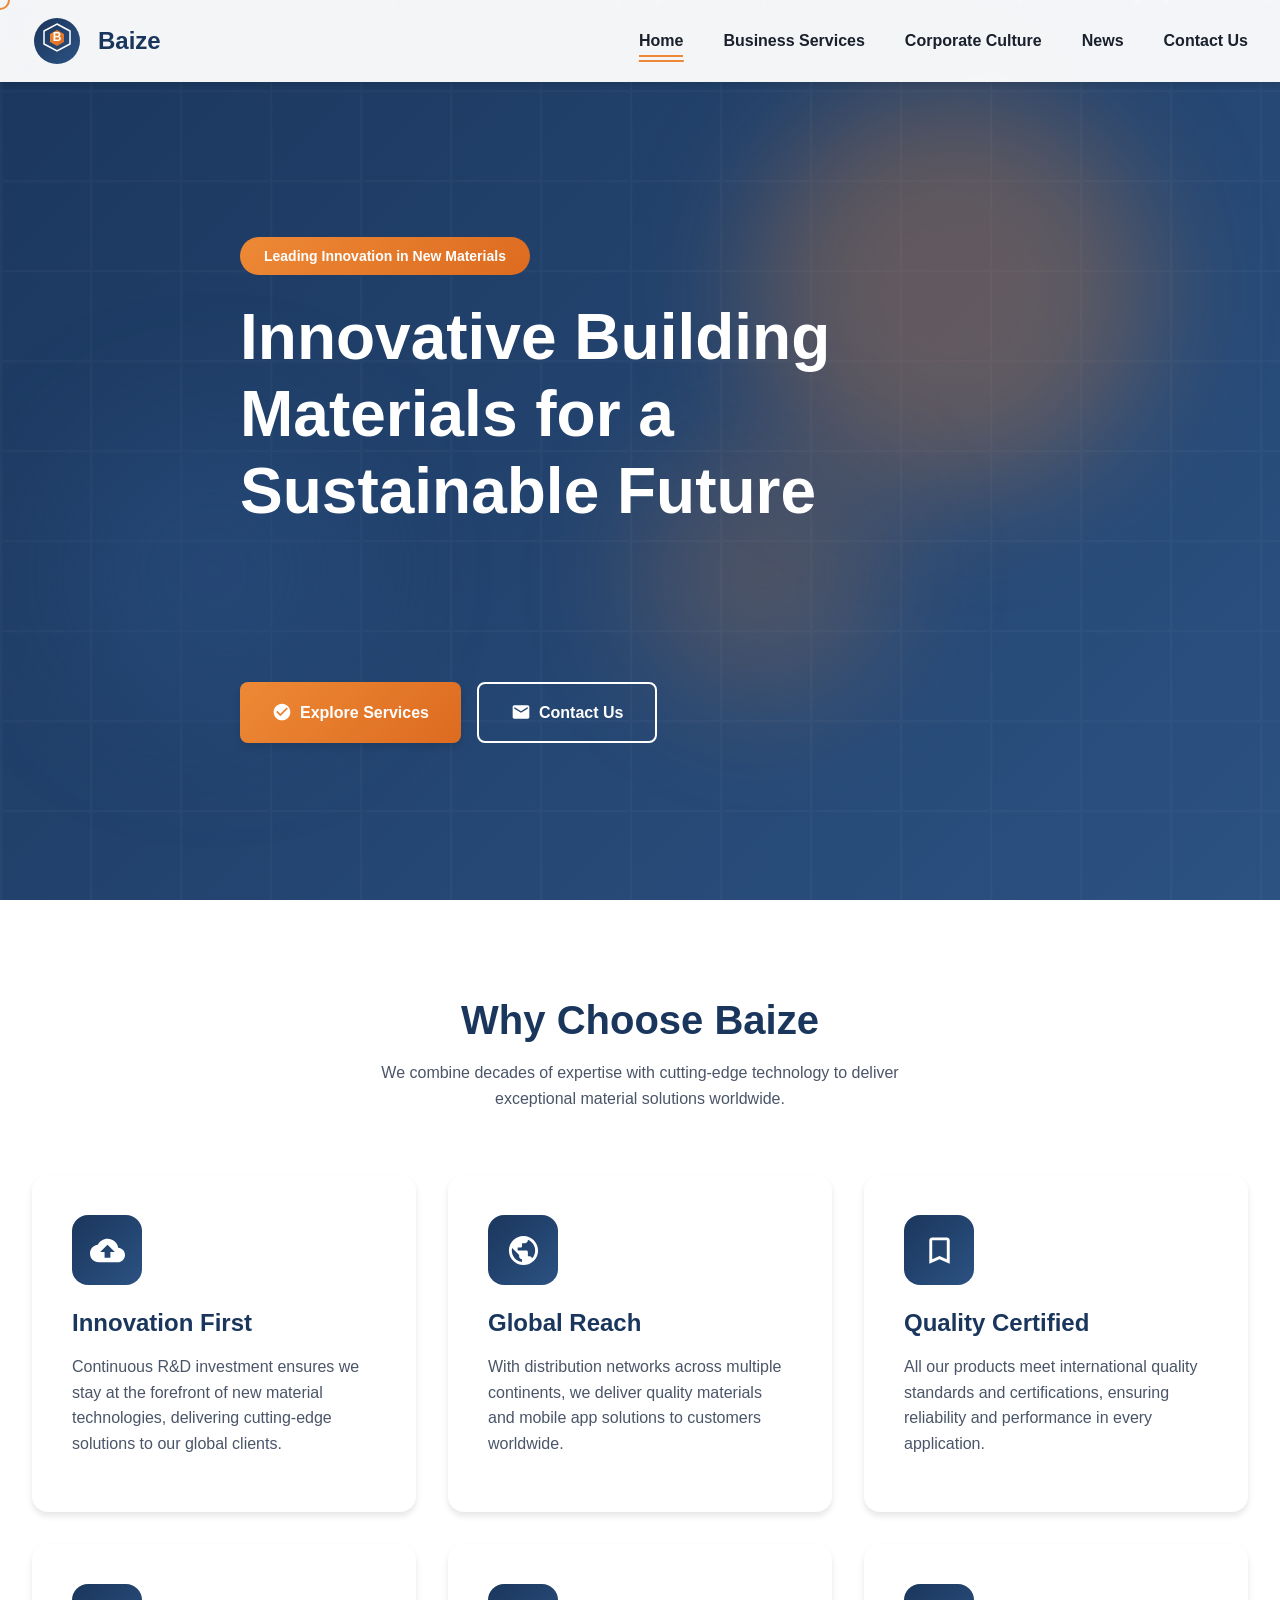
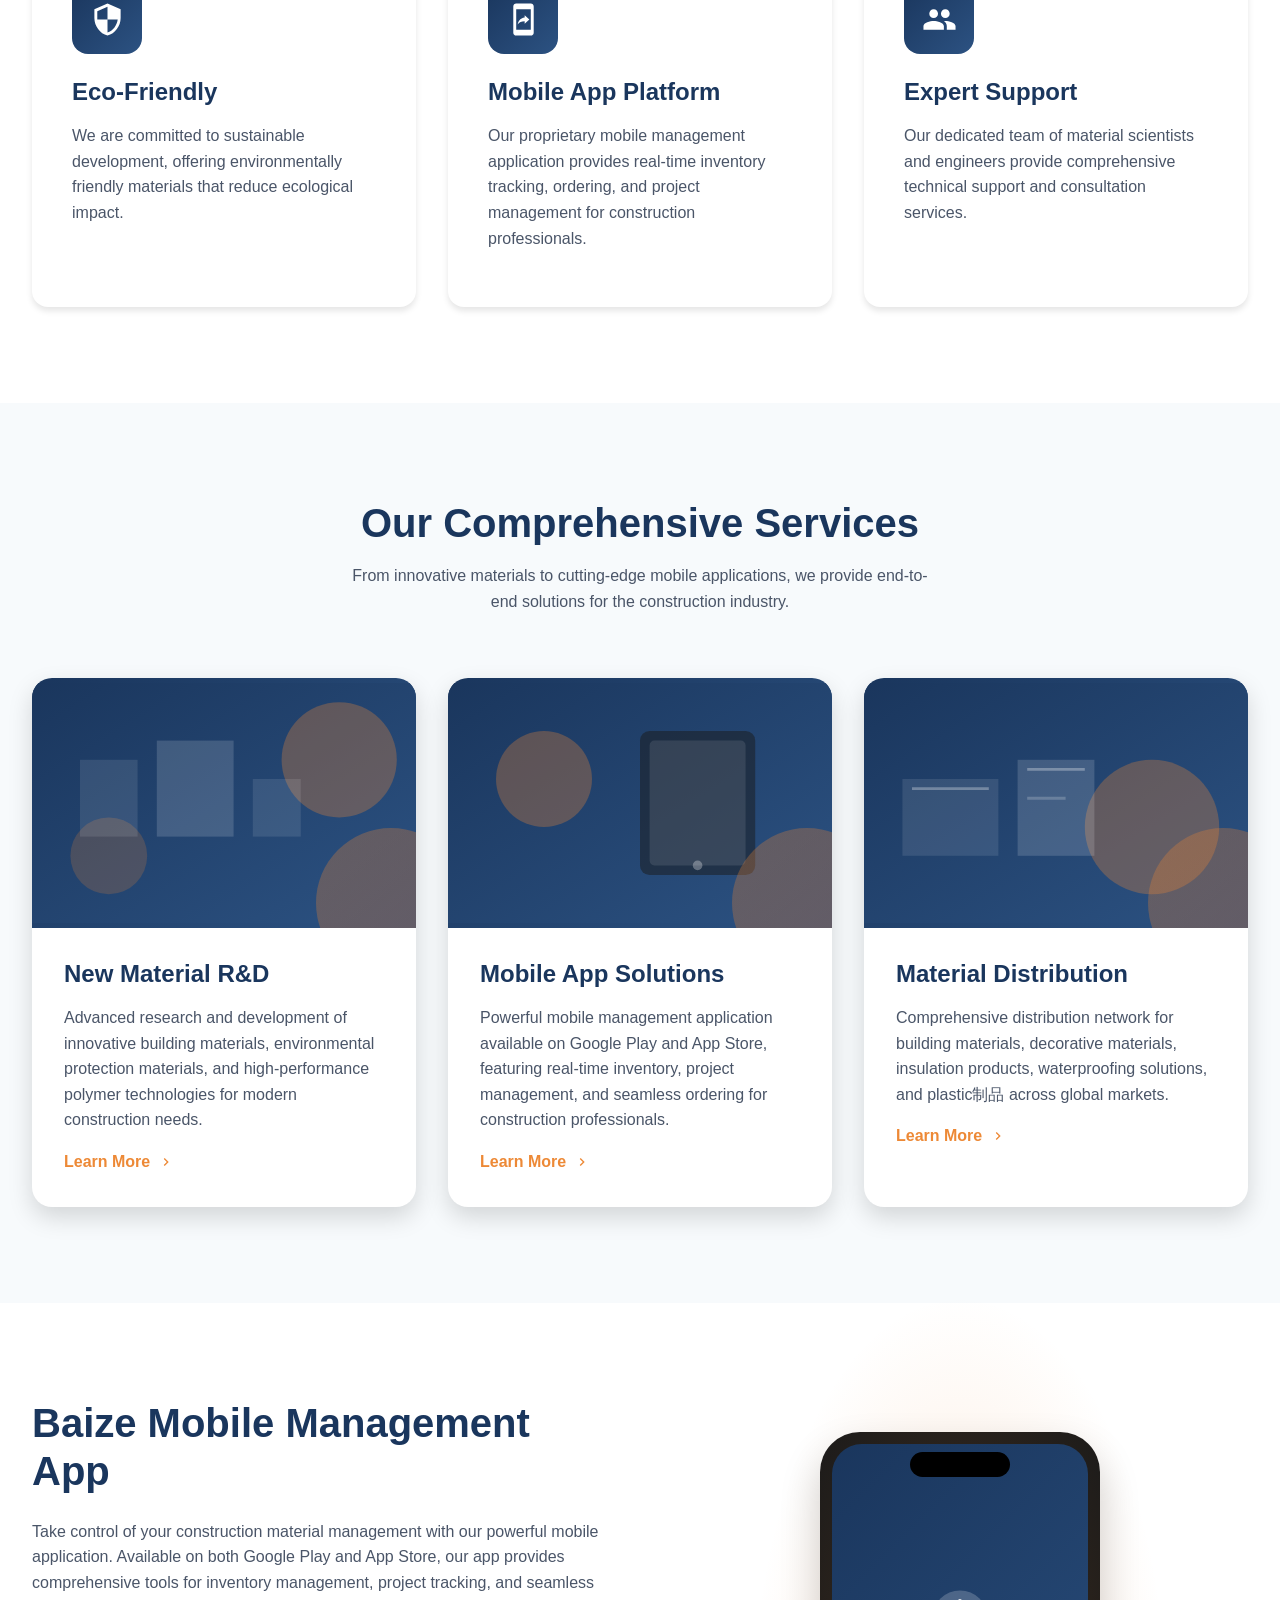
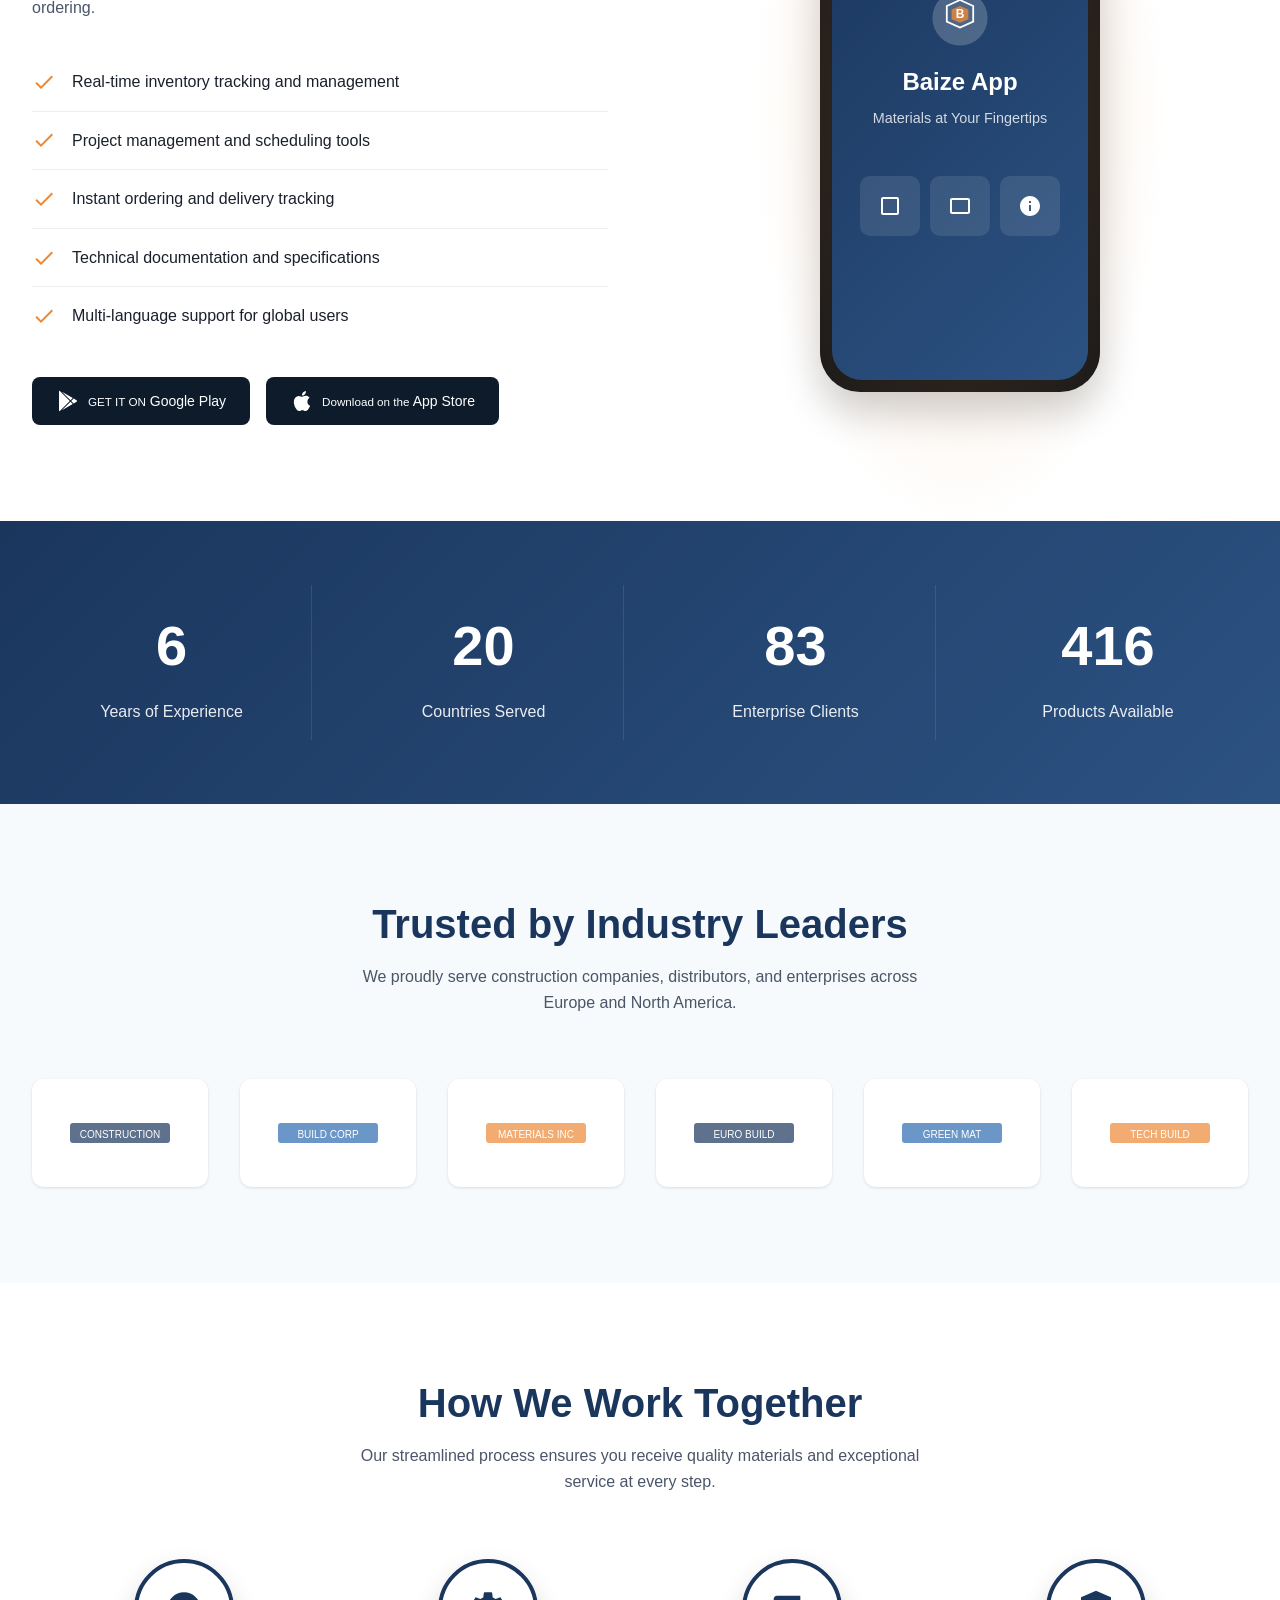
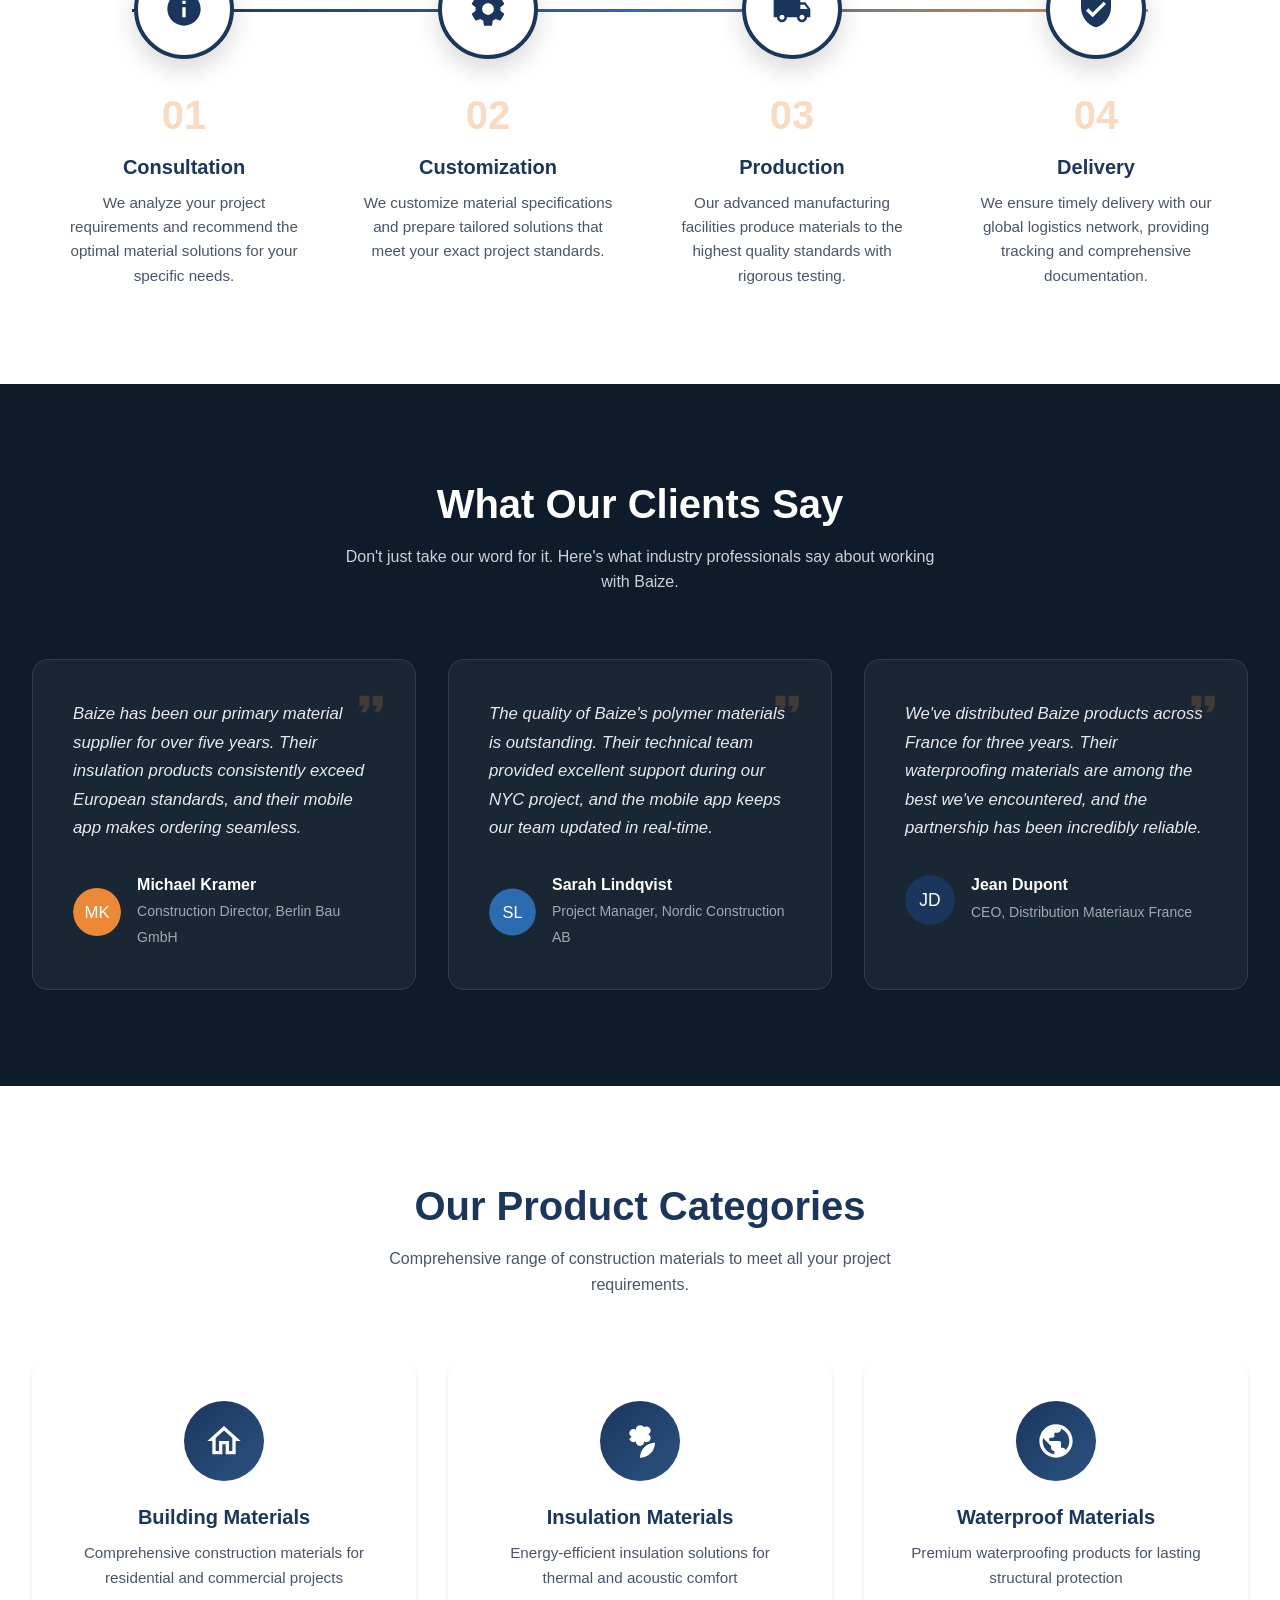
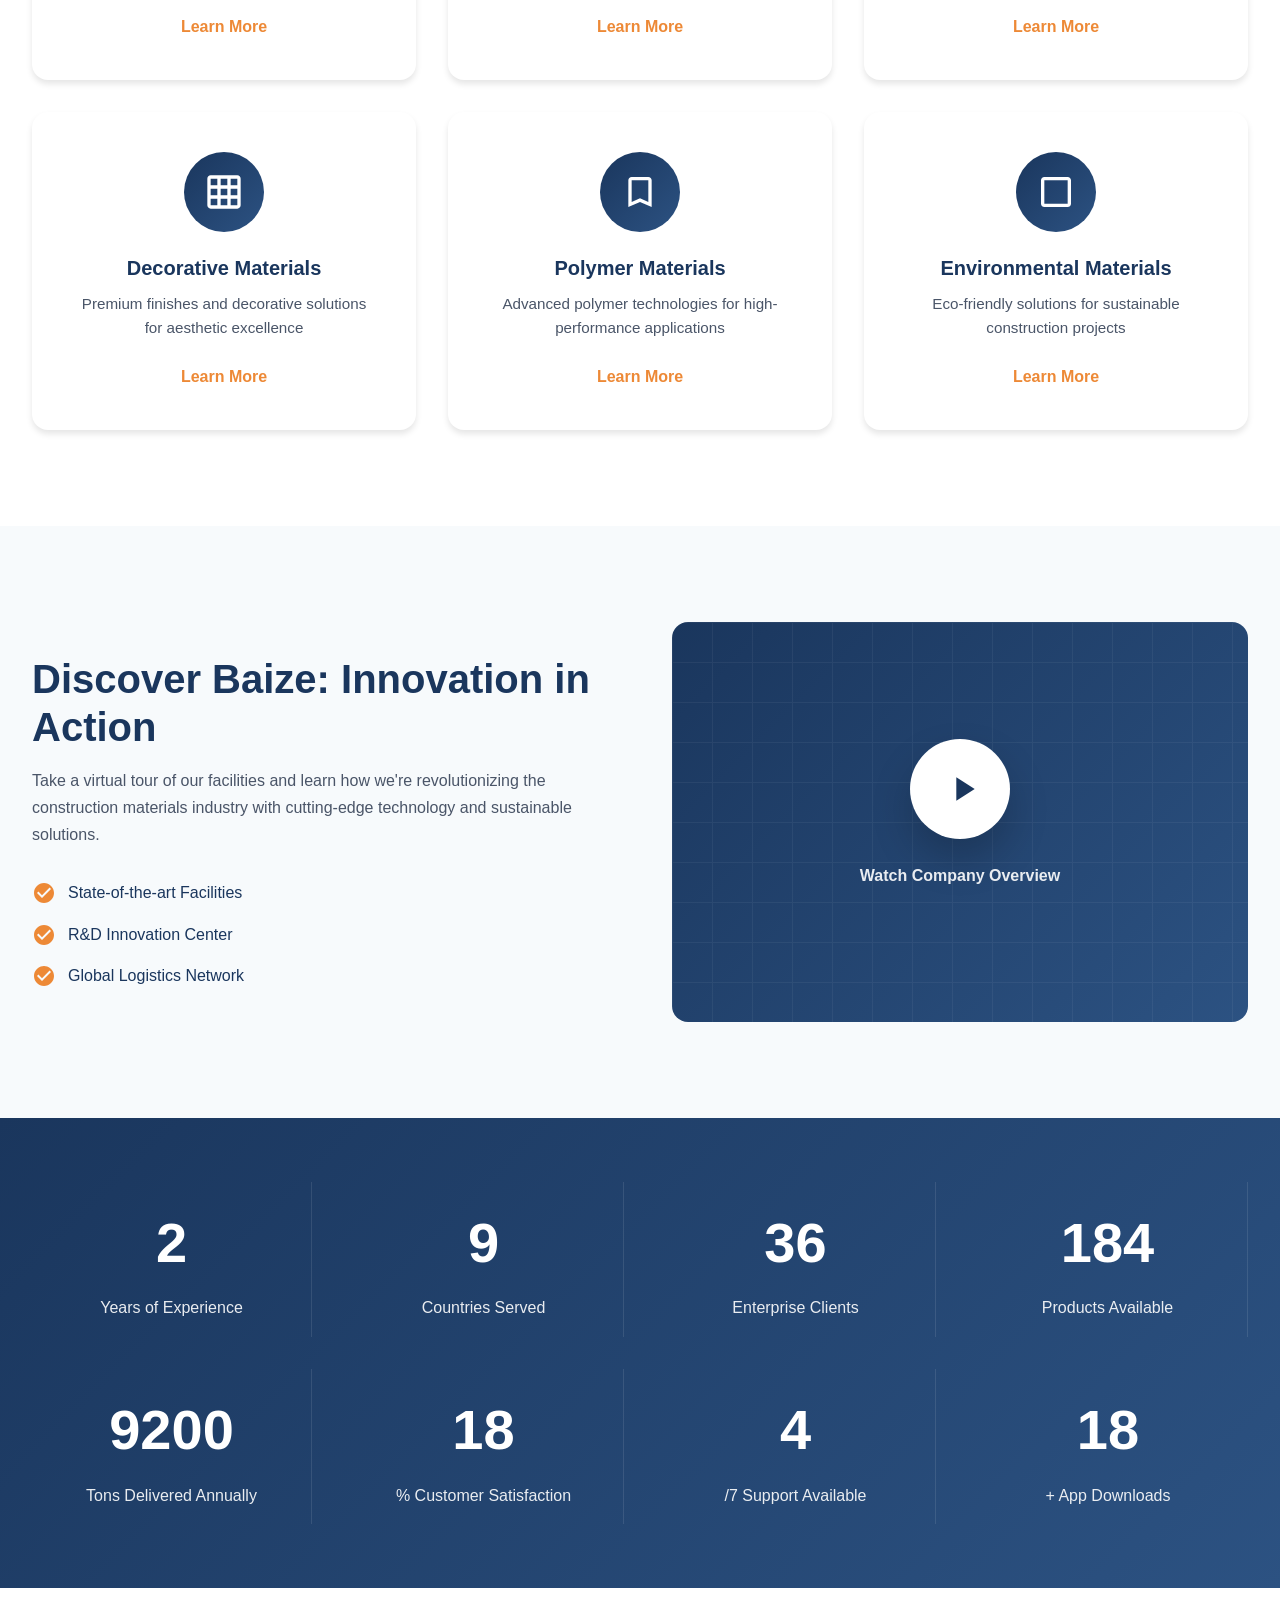
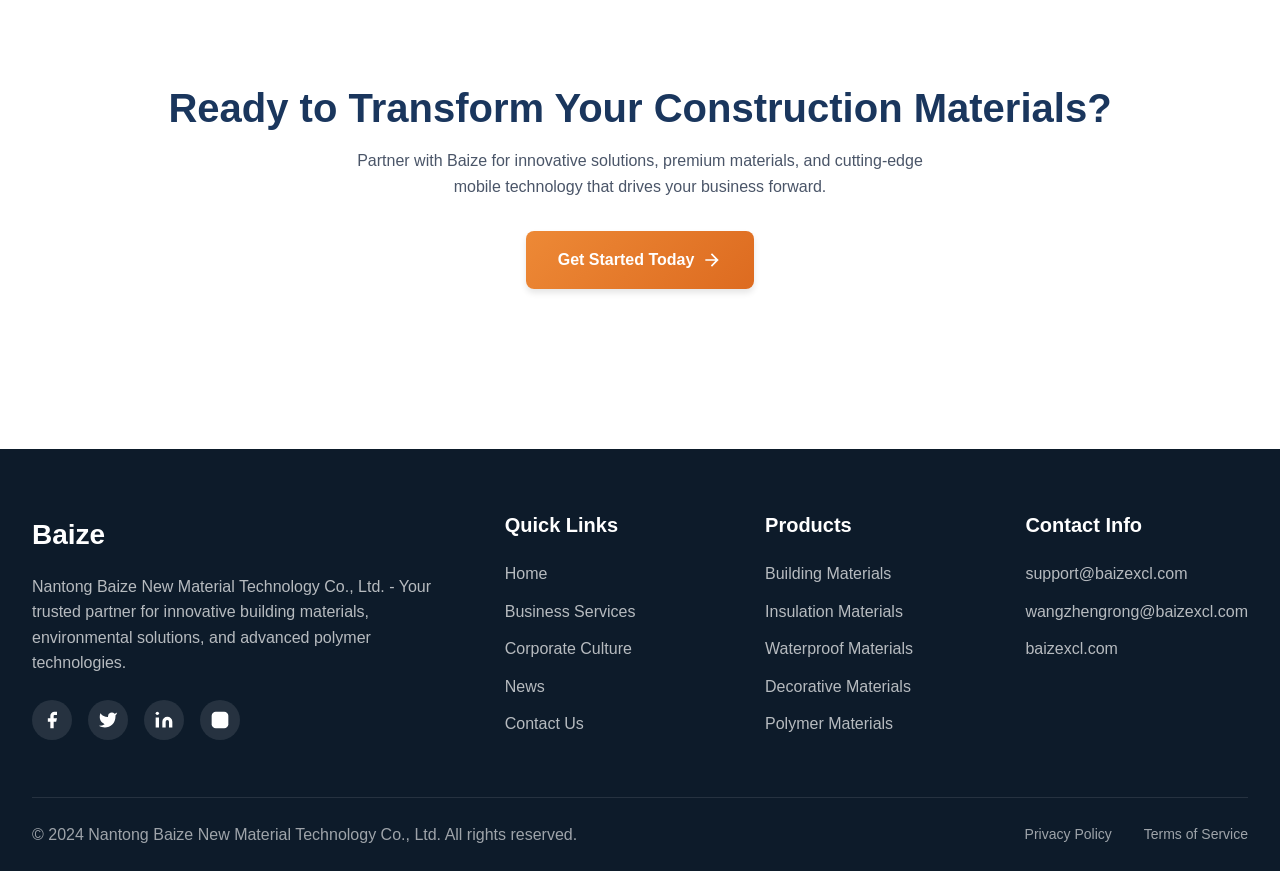
<file: index.html>
<!DOCTYPE html>
<html lang="en">
<head>
    <meta charset="UTF-8">
    <meta name="viewport" content="width=device-width, initial-scale=1.0">
    <meta name="description" content="Nantong Baize New Material Technology Co., Ltd. - Leading provider of innovative building materials, environmental protection materials, and polymer material technology. We specialize in R&D, technology promotion, and comprehensive material solutions for construction projects.">
    <meta name="keywords" content="building materials, environmental materials, polymer materials, construction materials, insulation materials, waterproof materials, decorative materials, new materials technology">
    <meta name="author" content="Nantong Baize New Material Technology Co., Ltd.">
    <meta name="robots" content="index, follow">
    <meta name="googlebot" content="index, follow">
    <meta name="revisit-after" content="7 days">
    
    <!-- Open Graph / Facebook -->
    <meta property="og:type" content="website">
    <meta property="og:url" content="https://baizexcl.com/">
    <meta property="og:title" content="Nantong Baize New Material Technology Co., Ltd. - Innovative Building Materials Solutions">
    <meta property="og:description" content="Leading provider of innovative building materials, environmental protection materials, and polymer material technology for global markets.">
    <meta property="og:image" content="https://baizexcl.com/images/og-image.png">
    
    <!-- Twitter -->
    <meta property="twitter:card" content="summary_large_image">
    <meta property="twitter:url" content="https://baizexcl.com/">
    <meta property="twitter:title" content="Nantong Baize New Material Technology Co., Ltd.">
    <meta property="twitter:description" content="Leading provider of innovative building materials, environmental protection materials, and polymer material technology.">
    <meta property="twitter:image" content="https://baizexcl.com/images/og-image.png">
    
    <!-- Canonical URL -->
    <link rel="canonical" href="https://baizexcl.com/">
    
    <title>Nantong Baize New Material Technology Co., Ltd. - Innovative Building Materials & Mobile App Solutions</title>
    
    <!-- Favicon -->
    <link rel="icon" type="image/svg+xml" href="images/logo.svg">
    <link rel="apple-touch-icon" href="images/logo.svg">
    
    <!-- Stylesheets -->
    <link rel="stylesheet" href="css/main.css">
    <link rel="stylesheet" href="css/animations.css">
    
    <!-- Structured Data -->
    <script type="application/ld+json">
    {
        "@context": "https://schema.org",
        "@type": "Organization",
        "name": "Nantong Baize New Material Technology Co., Ltd.",
        "alternateName": "Baize New Material",
        "url": "https://baizexcl.com",
        "logo": "https://baizexcl.com/images/logo.svg",
        "description": "Leading provider of innovative building materials, environmental protection materials, and polymer material technology for global markets.",
        "address": {
            "@type": "PostalAddress",
            "streetAddress": "Room 1112-103, 11th Floor, Building 1, No. 2 Haide Road, Zhuhang Street, Development Zone",
            "addressLocality": "Nantong",
            "addressCountry": "CN"
        },
        "contactPoint": {
            "@type": "ContactPoint",
            "email": "support@baizexcl.com",
            "contactType": "customer service"
        },
        "sameAs": [
            "https://play.google.com/store/apps/dev?id=baizexcl",
            "https://apps.apple.com/developer/baizexcl"
        ]
    }
    </script>
</head>
<body>
    <!-- Header -->
    <header class="header">
        <nav class="nav-container">
            <a href="index.html" class="logo">
                <svg viewBox="0 0 50 50" xmlns="http://www.w3.org/2000/svg">
                    <defs>
                        <linearGradient id="logoGrad1" x1="0%" y1="0%" x2="100%" y2="100%">
                            <stop offset="0%" style="stop-color:#1a365d"/>
                            <stop offset="100%" style="stop-color:#2c5282"/>
                        </linearGradient>
                        <linearGradient id="logoGrad2" x1="0%" y1="0%" x2="100%" y2="100%">
                            <stop offset="0%" style="stop-color:#ed8936"/>
                            <stop offset="100%" style="stop-color:#dd6b20"/>
                        </linearGradient>
                    </defs>
                    <circle cx="25" cy="25" r="23" fill="url(#logoGrad1)"/>
                    <polygon points="25,8 38,15 38,28 25,35 12,28 12,15" fill="none" stroke="white" stroke-width="1.5"/>
                    <polygon points="25,14 32,18 32,26 25,30 18,26 18,18" fill="url(#logoGrad2)"/>
                    <text x="25" y="25" font-family="Arial" font-size="12" font-weight="bold" fill="white" text-anchor="middle">B</text>
                </svg>
                <span class="logo-text">Baize</span>
            </a>
            
            <ul class="nav-menu">
                <li><a href="index.html" class="nav-link active">Home</a></li>
                <li><a href="services.html" class="nav-link">Business Services</a></li>
                <li><a href="culture.html" class="nav-link">Corporate Culture</a></li>
                <li><a href="news.html" class="nav-link">News</a></li>
                <li><a href="contact.html" class="nav-link">Contact Us</a></li>
            </ul>
            
            <div class="nav-toggle">
                <span></span>
                <span></span>
                <span></span>
            </div>
        </nav>
    </header>

    <!-- Hero Section -->
    <section class="hero">
        <div class="hero-bg-animation">
            <div class="gradient-circle gradient-circle-1"></div>
            <div class="gradient-circle gradient-circle-2"></div>
            <div class="gradient-circle gradient-circle-3"></div>
        </div>
        
        <div class="container">
            <div class="hero-content">
                <span class="hero-badge">Leading Innovation in New Materials</span>
                <h1>
                    <span class="hero-title-word">Innovative</span>
                    <span class="hero-title-word">Building</span>
                    <span class="hero-title-word">Materials</span>
                    <span class="hero-title-word">for</span>
                    <span class="hero-title-word">a</span>
                    <span class="hero-title-word">Sustainable</span>
                    <span class="hero-title-word">Future</span>
                </h1>
                <p class="hero-subtitle">
                    We specialize in R&D, production, and global distribution of cutting-edge building materials, 
                    environmental protection solutions, and polymer technologies. Our mobile app management 
                    platform brings comprehensive material solutions to your fingertips.
                </p>
                <div class="hero-buttons">
                    <a href="services.html" class="btn btn-primary">
                        <svg width="20" height="20" viewBox="0 0 24 24" fill="currentColor">
                            <path d="M12 2C6.48 2 2 6.48 2 12s4.48 10 10 10 10-4.48 10-10S17.52 2 12 2zm-2 15l-5-5 1.41-1.41L10 14.17l7.59-7.59L19 8l-9 9z"/>
                        </svg>
                        Explore Services
                    </a>
                    <a href="contact.html" class="btn btn-secondary">
                        <svg width="20" height="20" viewBox="0 0 24 24" fill="currentColor">
                            <path d="M20 4H4c-1.1 0-1.99.9-1.99 2L2 18c0 1.1.9 2 2 2h16c1.1 0 2-.9 2-2V6c0-1.1-.9-2-2-2zm0 4l-8 5-8-5V6l8 5 8-5v2z"/>
                        </svg>
                        Contact Us
                    </a>
                </div>
            </div>
        </div>
    </section>

    <!-- Features Section -->
    <section class="section">
        <div class="container">
            <div class="section-header reveal">
                <h2>Why Choose Baize</h2>
                <p>We combine decades of expertise with cutting-edge technology to deliver exceptional material solutions worldwide.</p>
            </div>
            
            <div class="features-grid">
                <div class="feature-card reveal stagger-1">
                    <div class="feature-icon">
                        <svg viewBox="0 0 24 24" fill="currentColor">
                            <path d="M19.35 10.04C18.67 6.59 15.64 4 12 4 9.11 4 6.6 5.64 5.35 8.04 2.34 8.36 0 10.91 0 14c0 3.31 2.69 6 6 6h13c2.76 0 5-2.24 5-5 0-2.64-2.05-4.78-4.65-4.96zM14 13v4h-4v-4H7l5-5 5 5h-3z"/>
                        </svg>
                    </div>
                    <h4>Innovation First</h4>
                    <p>Continuous R&D investment ensures we stay at the forefront of new material technologies, delivering cutting-edge solutions to our global clients.</p>
                </div>
                
                <div class="feature-card reveal stagger-2">
                    <div class="feature-icon">
                        <svg viewBox="0 0 24 24" fill="currentColor">
                            <path d="M12 2C6.48 2 2 6.48 2 12s4.48 10 10 10 10-4.48 10-10S17.52 2 12 2zm-1 17.93c-3.95-.49-7-3.85-7-7.93 0-.62.08-1.21.21-1.79L9 15v1c0 1.1.9 2 2 2v1.93zm6.9-2.54c-.26-.81-1-1.39-1.9-1.39h-1v-3c0-.55-.45-1-1-1H8v-2h2c.55 0 1-.45 1-1V7h2c1.1 0 2-.9 2-2v-.41c2.93 1.19 5 4.06 5 7.41 0 2.08-.8 3.97-2.1 5.39z"/>
                        </svg>
                    </div>
                    <h4>Global Reach</h4>
                    <p>With distribution networks across multiple continents, we deliver quality materials and mobile app solutions to customers worldwide.</p>
                </div>
                
                <div class="feature-card reveal stagger-3">
                    <div class="feature-icon">
                        <svg viewBox="0 0 24 24" fill="currentColor">
                            <path d="M17 3H7c-1.1 0-1.99.9-1.99 2L5 21l7-3 7 3V5c0-1.1-.9-2-2-2zm0 15l-5-2.18L7 18V5h10v13z"/>
                        </svg>
                    </div>
                    <h4>Quality Certified</h4>
                    <p>All our products meet international quality standards and certifications, ensuring reliability and performance in every application.</p>
                </div>
                
                <div class="feature-card reveal stagger-4">
                    <div class="feature-icon">
                        <svg viewBox="0 0 24 24" fill="currentColor">
                            <path d="M12 1L3 5v6c0 5.55 3.84 10.74 9 12 5.16-1.26 9-6.45 9-12V5l-9-4zm0 10.99h7c-.53 4.12-3.28 7.79-7 8.94V12H5V6.3l7-3.11v8.8z"/>
                        </svg>
                    </div>
                    <h4>Eco-Friendly</h4>
                    <p>We are committed to sustainable development, offering environmentally friendly materials that reduce ecological impact.</p>
                </div>
                
                <div class="feature-card reveal stagger-5">
                    <div class="feature-icon">
                        <svg viewBox="0 0 24 24" fill="currentColor">
                            <path d="M17 1.01L7 1c-1.1 0-2 .9-2 2v18c0 1.1.9 2 2 2h10c1.1 0 2-.9 2-2V3c0-1.1-.9-1.99-2-1.99zM17 19H7V5h10v14zm-4.2-5.78v1.75l3.2-2.99L12.8 9v1.7c-3.11.43-4.35 2.56-4.8 4.7 1.11-1.5 2.58-2.18 4.8-2.18z"/>
                        </svg>
                    </div>
                    <h4>Mobile App Platform</h4>
                    <p>Our proprietary mobile management application provides real-time inventory tracking, ordering, and project management for construction professionals.</p>
                </div>
                
                <div class="feature-card reveal stagger-6">
                    <div class="feature-icon">
                        <svg viewBox="0 0 24 24" fill="currentColor">
                            <path d="M16 11c1.66 0 2.99-1.34 2.99-3S17.66 5 16 5c-1.66 0-3 1.34-3 3s1.34 3 3 3zm-8 0c1.66 0 2.99-1.34 2.99-3S9.66 5 8 5C6.34 5 5 6.34 5 8s1.34 3 3 3zm0 2c-2.33 0-7 1.17-7 3.5V19h14v-2.5c0-2.33-4.67-3.5-7-3.5zm8 0c-.29 0-.62.02-.97.05 1.16.84 1.97 1.97 1.97 3.45V19h6v-2.5c0-2.33-4.67-3.5-7-3.5z"/>
                        </svg>
                    </div>
                    <h4>Expert Support</h4>
                    <p>Our dedicated team of material scientists and engineers provide comprehensive technical support and consultation services.</p>
                </div>
            </div>
        </div>
    </section>

    <!-- Services Overview Section -->
    <section class="section section-light">
        <div class="container">
            <div class="section-header reveal">
                <h2>Our Comprehensive Services</h2>
                <p>From innovative materials to cutting-edge mobile applications, we provide end-to-end solutions for the construction industry.</p>
            </div>
            
            <div class="services-grid">
                <div class="service-card reveal stagger-1">
                    <div class="service-image">
                        <svg viewBox="0 0 400 250" xmlns="http://www.w3.org/2000/svg" style="width:100%;height:100%;">
                            <defs>
                                <linearGradient id="svcGrad1" x1="0%" y1="0%" x2="100%" y2="100%">
                                    <stop offset="0%" style="stop-color:#1a365d"/>
                                    <stop offset="100%" style="stop-color:#2c5282"/>
                                </linearGradient>
                            </defs>
                            <rect fill="url(#svcGrad1)" width="400" height="250"/>
                            <circle cx="320" cy="80" r="60" fill="#ed8936" opacity="0.3"/>
                            <circle cx="80" cy="180" r="40" fill="#ed8936" opacity="0.2"/>
                            <rect x="50" y="80" width="60" height="80" fill="white" opacity="0.1"/>
                            <rect x="130" y="60" width="80" height="100" fill="white" opacity="0.15"/>
                            <rect x="230" y="100" width="50" height="60" fill="white" opacity="0.1"/>
                        </svg>
                    </div>
                    <div class="service-content">
                        <h4>New Material R&D</h4>
                        <p>Advanced research and development of innovative building materials, environmental protection materials, and high-performance polymer technologies for modern construction needs.</p>
                        <a href="services.html" class="news-link">
                            Learn More
                            <svg width="16" height="16" viewBox="0 0 24 24" fill="currentColor">
                                <path d="M8.59 16.59L13.17 12 8.59 7.41 10 6l6 6-6 6-1.41-1.41z"/>
                            </svg>
                        </a>
                    </div>
                </div>
                
                <div class="service-card reveal stagger-2">
                    <div class="service-image">
                        <svg viewBox="0 0 400 250" xmlns="http://www.w3.org/2000/svg" style="width:100%;height:100%;">
                            <rect fill="url(#svcGrad1)" width="400" height="250"/>
                            <circle cx="100" cy="100" r="50" fill="#ed8936" opacity="0.3"/>
                            <rect x="200" y="50" width="120" height="150" rx="10" fill="#1a1a1a" opacity="0.5"/>
                            <rect x="210" y="60" width="100" height="130" rx="5" fill="white" opacity="0.1"/>
                            <circle cx="260" cy="190" r="5" fill="white" opacity="0.3"/>
                        </svg>
                    </div>
                    <div class="service-content">
                        <h4>Mobile App Solutions</h4>
                        <p>Powerful mobile management application available on Google Play and App Store, featuring real-time inventory, project management, and seamless ordering for construction professionals.</p>
                        <a href="services.html" class="news-link">
                            Learn More
                            <svg width="16" height="16" viewBox="0 0 24 24" fill="currentColor">
                                <path d="M8.59 16.59L13.17 12 8.59 7.41 10 6l6 6-6 6-1.41-1.41z"/>
                            </svg>
                        </a>
                    </div>
                </div>
                
                <div class="service-card reveal stagger-3">
                    <div class="service-image">
                        <svg viewBox="0 0 400 250" xmlns="http://www.w3.org/2000/svg" style="width:100%;height:100%;">
                            <rect fill="url(#svcGrad1)" width="400" height="250"/>
                            <circle cx="300" cy="150" r="70" fill="#ed8936" opacity="0.3"/>
                            <rect x="40" y="100" width="100" height="80" fill="white" opacity="0.1"/>
                            <rect x="160" y="80" width="80" height="100" fill="white" opacity="0.15"/>
                            <line x1="50" y1="110" x2="130" y2="110" stroke="white" stroke-width="3" opacity="0.3"/>
                            <line x1="170" y1="90" x2="230" y2="90" stroke="white" stroke-width="3" opacity="0.3"/>
                            <line x1="170" y1="120" x2="210" y2="120" stroke="white" stroke-width="3" opacity="0.2"/>
                        </svg>
                    </div>
                    <div class="service-content">
                        <h4>Material Distribution</h4>
                        <p>Comprehensive distribution network for building materials, decorative materials, insulation products, waterproofing solutions, and plastic制品 across global markets.</p>
                        <a href="services.html" class="news-link">
                            Learn More
                            <svg width="16" height="16" viewBox="0 0 24 24" fill="currentColor">
                                <path d="M8.59 16.59L13.17 12 8.59 7.41 10 6l6 6-6 6-1.41-1.41z"/>
                            </svg>
                        </a>
                    </div>
                </div>
            </div>
        </div>
    </section>

    <!-- App Showcase Section -->
    <section class="section">
        <div class="container">
            <div class="app-showcase">
                <div class="app-info reveal-left">
                    <h2>Baize Mobile Management App</h2>
                    <p>Take control of your construction material management with our powerful mobile application. Available on both Google Play and App Store, our app provides comprehensive tools for inventory management, project tracking, and seamless ordering.</p>
                    
                    <ul class="app-features">
                        <li>
                            <svg viewBox="0 0 24 24"><path d="M9 16.17L4.83 12l-1.42 1.41L9 19 21 7l-1.41-1.41L9 16.17z"/></svg>
                            <span>Real-time inventory tracking and management</span>
                        </li>
                        <li>
                            <svg viewBox="0 0 24 24"><path d="M9 16.17L4.83 12l-1.42 1.41L9 19 21 7l-1.41-1.41L9 16.17z"/></svg>
                            <span>Project management and scheduling tools</span>
                        </li>
                        <li>
                            <svg viewBox="0 0 24 24"><path d="M9 16.17L4.83 12l-1.42 1.41L9 19 21 7l-1.41-1.41L9 16.17z"/></svg>
                            <span>Instant ordering and delivery tracking</span>
                        </li>
                        <li>
                            <svg viewBox="0 0 24 24"><path d="M9 16.17L4.83 12l-1.42 1.41L9 19 21 7l-1.41-1.41L9 16.17z"/></svg>
                            <span>Technical documentation and specifications</span>
                        </li>
                        <li>
                            <svg viewBox="0 0 24 24"><path d="M9 16.17L4.83 12l-1.42 1.41L9 19 21 7l-1.41-1.41L9 16.17z"/></svg>
                            <span>Multi-language support for global users</span>
                        </li>
                    </ul>
                    
                    <div class="app-stores">
                        <a href="https://play.google.com/store/apps/dev?id=baizexcl" target="_blank" rel="noopener" class="store-badge">
                            <svg viewBox="0 0 24 24">
                                <path d="M3.609 1.814L13.792 12 3.61 22.186a.996.996 0 0 1-.61-.92V2.734a1 1 0 0 1 .609-.92zm10.89 10.893l2.302 2.302-10.937 6.333 8.635-8.635zm3.199-3.198l2.807 1.626a1 1 0 0 1 0 1.73l-2.808 1.626L15.206 12l2.492-2.491zM5.864 2.658L16.8 8.99l-2.302 2.302-8.634-8.634z"/>
                            </svg>
                            <div>
                                <small>GET IT ON</small>
                                <span>Google Play</span>
                            </div>
                        </a>
                        <a href="https://apps.apple.com/developer/baizexcl" target="_blank" rel="noopener" class="store-badge">
                            <svg viewBox="0 0 24 24">
                                <path d="M18.71 19.5C17.88 20.74 17 21.95 15.66 21.97C14.32 22 13.89 21.18 12.37 21.18C10.84 21.18 10.37 21.95 9.09997 22C7.78997 22.05 6.79997 20.68 5.95997 19.47C4.24997 17 2.93997 12.45 4.69997 9.39C5.56997 7.87 7.12997 6.91 8.81997 6.88C10.1 6.86 11.32 7.75 12.11 7.75C12.89 7.75 14.37 6.68 15.92 6.84C16.57 6.87 18.39 7.1 19.56 8.82C19.47 8.88 17.39 10.1 17.41 12.63C17.44 15.65 20.06 16.66 20.09 16.67C20.06 16.74 19.67 18.11 18.71 19.5ZM13 3.5C13.73 2.67 14.94 2.04 15.94 2C16.07 3.17 15.6 4.35 14.9 5.19C14.21 6.04 13.07 6.7 11.95 6.61C11.8 5.46 12.36 4.26 13 3.5Z"/>
                            </svg>
                            <div>
                                <small>Download on the</small>
                                <span>App Store</span>
                            </div>
                        </a>
                    </div>
                </div>
                
                <div class="app-mockup reveal-right">
                    <div class="phone-mockup">
                        <div class="phone-screen">
                            <svg width="60" height="60" viewBox="0 0 50 50" xmlns="http://www.w3.org/2000/svg" style="margin-bottom:20px;">
                                <circle cx="25" cy="25" r="23" fill="white" opacity="0.2"/>
                                <polygon points="25,10 36,15 36,28 25,33 14,28 14,15" fill="none" stroke="white" stroke-width="1.5"/>
                                <polygon points="25,15 32,18 32,26 25,29 18,26 18,18" fill="#ed8936" opacity="0.8"/>
                                <text x="25" y="25" font-family="Arial" font-size="10" font-weight="bold" fill="white" text-anchor="middle">B</text>
                            </svg>
                            <h3 style="color:white;margin-bottom:10px;font-size:1.5rem;">Baize App</h3>
                            <p style="color:rgba(255,255,255,0.8);font-size:0.9rem;">Materials at Your Fingertips</p>
                            <div style="margin-top:30px;display:flex;gap:10px;">
                                <div style="width:60px;height:60px;background:rgba(255,255,255,0.1);border-radius:10px;display:flex;align-items:center;justify-content:center;">
                                    <svg width="24" height="24" viewBox="0 0 24 24" fill="white">
                                        <path d="M19 3H5c-1.1 0-2 .9-2 2v14c0 1.1.9 2 2 2h14c1.1 0 2-.9 2-2V5c0-1.1-.9-2-2-2zm0 16H5V5h14v14z"/>
                                    </svg>
                                </div>
                                <div style="width:60px;height:60px;background:rgba(255,255,255,0.1);border-radius:10px;display:flex;align-items:center;justify-content:center;">
                                    <svg width="24" height="24" viewBox="0 0 24 24" fill="white">
                                        <path d="M20 4H4c-1.1 0-2 .9-2 2v12c0 1.1.9 2 2 2h16c1.1 0 2-.9 2-2V6c0-1.1-.9-2-2-2zm0 14H4V6h16v12z"/>
                                    </svg>
                                </div>
                                <div style="width:60px;height:60px;background:rgba(255,255,255,0.1);border-radius:10px;display:flex;align-items:center;justify-content:center;">
                                    <svg width="24" height="24" viewBox="0 0 24 24" fill="white">
                                        <path d="M12 2C6.48 2 2 6.48 2 12s4.48 10 10 10 10-4.48 10-10S17.52 2 12 2zm1 15h-2v-6h2v6zm0-8h-2V7h2v2z"/>
                                    </svg>
                                </div>
                            </div>
                        </div>
                    </div>
                </div>
            </div>
        </div>
    </section>

    <!-- Stats Section -->
    <section class="stats-section">
        <div class="container">
            <div class="stats-grid">
                <div class="stat-item reveal">
                    <div class="stat-number" data-value="15">0</div>
                    <div class="stat-label">Years of Experience</div>
                </div>
                <div class="stat-item reveal stagger-1">
                    <div class="stat-number" data-value="50">0</div>
                    <div class="stat-label">Countries Served</div>
                </div>
                <div class="stat-item reveal stagger-2">
                    <div class="stat-number" data-value="200">0</div>
                    <div class="stat-label">Enterprise Clients</div>
                </div>
                <div class="stat-item reveal stagger-3">
                    <div class="stat-number" data-value="1000">0</div>
                    <div class="stat-label">Products Available</div>
                </div>
            </div>
        </div>
    </section>

    <!-- Partners Section -->
    <section class="section section-light">
        <div class="container">
            <div class="section-header reveal">
                <h2>Trusted by Industry Leaders</h2>
                <p>We proudly serve construction companies, distributors, and enterprises across Europe and North America.</p>
            </div>
            
            <div class="partners-grid reveal">
                <div class="partner-logo">
                    <svg viewBox="0 0 120 60" xmlns="http://www.w3.org/2000/svg">
                        <rect x="10" y="20" width="100" height="20" rx="3" fill="var(--primary-color)" opacity="0.7"/>
                        <text x="60" y="35" font-family="Arial" font-size="10" fill="white" text-anchor="middle">CONSTRUCTION</text>
                    </svg>
                </div>
                <div class="partner-logo">
                    <svg viewBox="0 0 120 60" xmlns="http://www.w3.org/2000/svg">
                        <rect x="10" y="20" width="100" height="20" rx="3" fill="var(--secondary-color)" opacity="0.7"/>
                        <text x="60" y="35" font-family="Arial" font-size="10" fill="white" text-anchor="middle">BUILD CORP</text>
                    </svg>
                </div>
                <div class="partner-logo">
                    <svg viewBox="0 0 120 60" xmlns="http://www.w3.org/2000/svg">
                        <rect x="10" y="20" width="100" height="20" rx="3" fill="var(--accent-color)" opacity="0.7"/>
                        <text x="60" y="35" font-family="Arial" font-size="10" fill="white" text-anchor="middle">MATERIALS INC</text>
                    </svg>
                </div>
                <div class="partner-logo">
                    <svg viewBox="0 0 120 60" xmlns="http://www.w3.org/2000/svg">
                        <rect x="10" y="20" width="100" height="20" rx="3" fill="var(--primary-color)" opacity="0.7"/>
                        <text x="60" y="35" font-family="Arial" font-size="10" fill="white" text-anchor="middle">EURO BUILD</text>
                    </svg>
                </div>
                <div class="partner-logo">
                    <svg viewBox="0 0 120 60" xmlns="http://www.w3.org/2000/svg">
                        <rect x="10" y="20" width="100" height="20" rx="3" fill="var(--secondary-color)" opacity="0.7"/>
                        <text x="60" y="35" font-family="Arial" font-size="10" fill="white" text-anchor="middle">GREEN MAT</text>
                    </svg>
                </div>
                <div class="partner-logo">
                    <svg viewBox="0 0 120 60" xmlns="http://www.w3.org/2000/svg">
                        <rect x="10" y="20" width="100" height="20" rx="3" fill="var(--accent-color)" opacity="0.7"/>
                        <text x="60" y="35" font-family="Arial" font-size="10" fill="white" text-anchor="middle">TECH BUILD</text>
                    </svg>
                </div>
            </div>
        </div>
    </section>

    <!-- Process Section -->
    <section class="section">
        <div class="container">
            <div class="section-header reveal">
                <h2>How We Work Together</h2>
                <p>Our streamlined process ensures you receive quality materials and exceptional service at every step.</p>
            </div>
            
            <div class="process-timeline reveal">
                <div class="process-step">
                    <div class="process-icon">
                        <svg viewBox="0 0 24 24" fill="currentColor">
                            <path d="M12 2C6.48 2 2 6.48 2 12s4.48 10 10 10 10-4.48 10-10S17.52 2 12 2zm1 15h-2v-6h2v6zm0-8h-2V7h2v2z"/>
                        </svg>
                    </div>
                    <div class="process-content">
                        <span class="step-number">01</span>
                        <h4>Consultation</h4>
                        <p>We analyze your project requirements and recommend the optimal material solutions for your specific needs.</p>
                    </div>
                </div>
                
                <div class="process-connector"></div>
                
                <div class="process-step">
                    <div class="process-icon">
                        <svg viewBox="0 0 24 24" fill="currentColor">
                            <path d="M19.43 12.98c.04-.32.07-.64.07-.98s-.03-.66-.07-.98l2.11-1.65c.19-.15.24-.42.12-.64l-2-3.46c-.12-.22-.39-.3-.61-.22l-2.49 1c-.52-.4-1.08-.73-1.69-.98l-.38-2.65C14.46 2.18 14.25 2 14 2h-4c-.25 0-.46.18-.49.42l-.38 2.65c-.61.25-1.17.59-1.69.98l-2.49-1c-.23-.09-.49 0-.61.22l-2 3.46c-.13.22-.07.49.12.64l2.11 1.65c-.04.32-.07.65-.07.98s.03.66.07.98l-2.11 1.65c-.19.15-.24.42-.12.64l2 3.46c.12.22.39.3.61.22l2.49-1c.52.4 1.08.73 1.69.98l.38 2.65c.03.24.24.42.49.42h4c.25 0 .46-.18.49-.42l.38-2.65c.61-.25 1.17-.59 1.69-.98l2.49 1c.23.09.49 0 .61-.22l2-3.46c.12-.22.07-.49-.12-.64l-2.11-1.65zM12 15.5c-1.93 0-3.5-1.57-3.5-3.5s1.57-3.5 3.5-3.5 3.5 1.57 3.5 3.5-1.57 3.5-3.5 3.5z"/>
                        </svg>
                    </div>
                    <div class="process-content">
                        <span class="step-number">02</span>
                        <h4>Customization</h4>
                        <p>We customize material specifications and prepare tailored solutions that meet your exact project standards.</p>
                    </div>
                </div>
                
                <div class="process-connector"></div>
                
                <div class="process-step">
                    <div class="process-icon">
                        <svg viewBox="0 0 24 24" fill="currentColor">
                            <path d="M20 8h-3V4H3c-1.1 0-2 .9-2 2v11h2c0 1.66 1.34 3 3 3s3-1.34 3-3h6c0 1.66 1.34 3 3 3s3-1.34 3-3h2v-5l-3-4zM6 18.5c-.83 0-1.5-.67-1.5-1.5s.67-1.5 1.5-1.5 1.5.67 1.5 1.5-.67 1.5-1.5 1.5zm13.5-9l1.96 2.5H17V9.5h2.5zm-1.5 9c-.83 0-1.5-.67-1.5-1.5s.67-1.5 1.5-1.5 1.5.67 1.5 1.5-.67 1.5-1.5 1.5z"/>
                        </svg>
                    </div>
                    <div class="process-content">
                        <span class="step-number">03</span>
                        <h4>Production</h4>
                        <p>Our advanced manufacturing facilities produce materials to the highest quality standards with rigorous testing.</p>
                    </div>
                </div>
                
                <div class="process-connector"></div>
                
                <div class="process-step">
                    <div class="process-icon">
                        <svg viewBox="0 0 24 24" fill="currentColor">
                            <path d="M12 1L3 5v6c0 5.55 3.84 10.74 9 12 5.16-1.26 9-6.45 9-12V5l-9-4zm-2 16l-4-4 1.41-1.41L10 14.17l6.59-6.59L18 9l-8 8z"/>
                        </svg>
                    </div>
                    <div class="process-content">
                        <span class="step-number">04</span>
                        <h4>Delivery</h4>
                        <p>We ensure timely delivery with our global logistics network, providing tracking and comprehensive documentation.</p>
                    </div>
                </div>
            </div>
        </div>
    </section>

    <!-- Testimonials Section -->
    <section class="section section-dark">
        <div class="container">
            <div class="section-header reveal">
                <h2>What Our Clients Say</h2>
                <p>Don't just take our word for it. Here's what industry professionals say about working with Baize.</p>
            </div>
            
            <div class="testimonials-grid reveal">
                <div class="testimonial-card">
                    <div class="testimonial-quote">
                        <svg width="40" height="40" viewBox="0 0 24 24" fill="currentColor" opacity="0.2">
                            <path d="M6 17h3l2-4V7H5v6h3zm8 0h3l2-4V7h-6v6h3z"/>
                        </svg>
                    </div>
                    <p class="testimonial-text">Baize has been our primary material supplier for over five years. Their insulation products consistently exceed European standards, and their mobile app makes ordering seamless.</p>
                    <div class="testimonial-author">
                        <div class="author-avatar">
                            <svg viewBox="0 0 40 40" xmlns="http://www.w3.org/2000/svg">
                                <circle cx="20" cy="20" r="20" fill="var(--accent-color)"/>
                                <text x="20" y="25" font-family="Arial" font-size="14" fill="white" text-anchor="middle">MK</text>
                            </svg>
                        </div>
                        <div class="author-info">
                            <h5>Michael Kramer</h5>
                            <span>Construction Director, Berlin Bau GmbH</span>
                        </div>
                    </div>
                </div>
                
                <div class="testimonial-card">
                    <div class="testimonial-quote">
                        <svg width="40" height="40" viewBox="0 0 24 24" fill="currentColor" opacity="0.2">
                            <path d="M6 17h3l2-4V7H5v6h3zm8 0h3l2-4V7h-6v6h3z"/>
                        </svg>
                    </div>
                    <p class="testimonial-text">The quality of Baize's polymer materials is outstanding. Their technical team provided excellent support during our NYC project, and the mobile app keeps our team updated in real-time.</p>
                    <div class="testimonial-author">
                        <div class="author-avatar">
                            <svg viewBox="0 0 40 40" xmlns="http://www.w3.org/2000/svg">
                                <circle cx="20" cy="20" r="20" fill="var(--secondary-color)"/>
                                <text x="20" y="25" font-family="Arial" font-size="14" fill="white" text-anchor="middle">SL</text>
                            </svg>
                        </div>
                        <div class="author-info">
                            <h5>Sarah Lindqvist</h5>
                            <span>Project Manager, Nordic Construction AB</span>
                        </div>
                    </div>
                </div>
                
                <div class="testimonial-card">
                    <div class="testimonial-quote">
                        <svg width="40" height="40" viewBox="0 0 24 24" fill="currentColor" opacity="0.2">
                            <path d="M6 17h3l2-4V7H5v6h3zm8 0h3l2-4V7h-6v6h3z"/>
                        </svg>
                    </div>
                    <p class="testimonial-text">We've distributed Baize products across France for three years. Their waterproofing materials are among the best we've encountered, and the partnership has been incredibly reliable.</p>
                    <div class="testimonial-author">
                        <div class="author-avatar">
                            <svg viewBox="0 0 40 40" xmlns="http://www.w3.org/2000/svg">
                                <circle cx="20" cy="20" r="20" fill="var(--primary-color)"/>
                                <text x="20" y="25" font-family="Arial" font-size="14" fill="white" text-anchor="middle">JD</text>
                            </svg>
                        </div>
                        <div class="author-info">
                            <h5>Jean Dupont</h5>
                            <span>CEO, Distribution Materiaux France</span>
                        </div>
                    </div>
                </div>
            </div>
        </div>
    </section>

    <!-- Product Categories Section -->
    <section class="section">
        <div class="container">
            <div class="section-header reveal">
                <h2>Our Product Categories</h2>
                <p>Comprehensive range of construction materials to meet all your project requirements.</p>
            </div>
            
            <div class="categories-grid reveal">
                <div class="category-card">
                    <div class="category-icon">
                        <svg viewBox="0 0 24 24" fill="currentColor">
                            <path d="M12 3L2 12h3v8h6v-6h2v6h6v-8h3L12 3zm5 15h-2v-6H9v6H7v-7.81l5-4.5 5 4.5V18z"/>
                        </svg>
                    </div>
                    <h4>Building Materials</h4>
                    <p>Comprehensive construction materials for residential and commercial projects</p>
                    <a href="services.html" class="category-link">Learn More</a>
                </div>
                
                <div class="category-card">
                    <div class="category-icon">
                        <svg viewBox="0 0 24 24" fill="currentColor">
                            <path d="M12 22c4.97 0 9-4.03 9-9-4.97 0-9 4.03-9 9zM5.6 10.25c0 1.38 1.12 2.5 2.5 2.5.53 0 1.01-.16 1.42-.44l-.02.19c0 1.38 1.12 2.5 2.5 2.5s2.5-1.12 2.5-2.5l-.02-.19c.4.28.89.44 1.42.44 1.38 0 2.5-1.12 2.5-2.5 0-1-.59-1.85-1.43-2.25.84-.4 1.43-1.25 1.43-2.25 0-1.38-1.12-2.5-2.5-2.5-.53 0-1.01.16-1.42.44l.02-.19C14.5 3.62 13.38 2.5 12 2.5S9.5 3.62 9.5 5l.02.19c-.4-.28-.89-.44-1.42-.44-1.38 0-2.5 1.12-2.5 2.5 0 1 .59 1.85 1.43 2.25-.84.4-1.43 1.25-1.43 2.25z"/>
                        </svg>
                    </div>
                    <h4>Insulation Materials</h4>
                    <p>Energy-efficient insulation solutions for thermal and acoustic comfort</p>
                    <a href="services.html" class="category-link">Learn More</a>
                </div>
                
                <div class="category-card">
                    <div class="category-icon">
                        <svg viewBox="0 0 24 24" fill="currentColor">
                            <path d="M12 2C6.48 2 2 6.48 2 12s4.48 10 10 10 10-4.48 10-10S17.52 2 12 2zm-1 17.93c-3.95-.49-7-3.85-7-7.93 0-.62.08-1.21.21-1.79L9 15v1c0 1.1.9 2 2 2v1.93zm6.9-2.54c-.26-.81-1-1.39-1.9-1.39h-1v-3c0-.55-.45-1-1-1H8v-2h2c.55 0 1-.45 1-1V7h2c1.1 0 2-.9 2-2v-.41c2.93 1.19 5 4.06 5 7.41 0 2.08-.8 3.97-2.1 5.39z"/>
                        </svg>
                    </div>
                    <h4>Waterproof Materials</h4>
                    <p>Premium waterproofing products for lasting structural protection</p>
                    <a href="services.html" class="category-link">Learn More</a>
                </div>
                
                <div class="category-card">
                    <div class="category-icon">
                        <svg viewBox="0 0 24 24" fill="currentColor">
                            <path d="M20 2H4c-1.1 0-2 .9-2 2v16c0 1.1.9 2 2 2h16c1.1 0 2-.9 2-2V4c0-1.1-.9-2-2-2zM8 20H4v-4h4v4zm0-6H4v-4h4v4zm0-6H4V4h4v4zm6 12h-4v-4h4v4zm0-6h-4v-4h4v4zm0-6h-4V4h4v4zm6 12h-4v-4h4v4zm0-6h-4v-4h4v4zm0-6h-4V4h4v4z"/>
                        </svg>
                    </div>
                    <h4>Decorative Materials</h4>
                    <p>Premium finishes and decorative solutions for aesthetic excellence</p>
                    <a href="services.html" class="category-link">Learn More</a>
                </div>
                
                <div class="category-card">
                    <div class="category-icon">
                        <svg viewBox="0 0 24 24" fill="currentColor">
                            <path d="M17 3H7c-1.1 0-1.99.9-1.99 2L5 21l7-3 7 3V5c0-1.1-.9-2-2-2zm0 15l-5-2.18L7 18V5h10v13z"/>
                        </svg>
                    </div>
                    <h4>Polymer Materials</h4>
                    <p>Advanced polymer technologies for high-performance applications</p>
                    <a href="services.html" class="category-link">Learn More</a>
                </div>
                
                <div class="category-card">
                    <div class="category-icon">
                        <svg viewBox="0 0 24 24" fill="currentColor">
                            <path d="M19 3H5c-1.1 0-2 .9-2 2v14c0 1.1.9 2 2 2h14c1.1 0 2-.9 2-2V5c0-1.1-.9-2-2-2zm0 16H5V5h14v14z"/>
                        </svg>
                    </div>
                    <h4>Environmental Materials</h4>
                    <p>Eco-friendly solutions for sustainable construction projects</p>
                    <a href="services.html" class="category-link">Learn More</a>
                </div>
            </div>
        </div>
    </section>

    <!-- Video Section -->
    <section class="section section-light">
        <div class="container">
            <div class="video-showcase reveal">
                <div class="video-content">
                    <h2>Discover Baize: Innovation in Action</h2>
                    <p>Take a virtual tour of our facilities and learn how we're revolutionizing the construction materials industry with cutting-edge technology and sustainable solutions.</p>
                    <div class="video-features">
                        <div class="video-feature">
                            <svg viewBox="0 0 24 24" fill="currentColor">
                                <path d="M12 2C6.48 2 2 6.48 2 12s4.48 10 10 10 10-4.48 10-10S17.52 2 12 2zm-2 15l-5-5 1.41-1.41L10 14.17l7.59-7.59L19 8l-9 9z"/>
                            </svg>
                            <span>State-of-the-art Facilities</span>
                        </div>
                        <div class="video-feature">
                            <svg viewBox="0 0 24 24" fill="currentColor">
                                <path d="M12 2C6.48 2 2 6.48 2 12s4.48 10 10 10 10-4.48 10-10S17.52 2 12 2zm-2 15l-5-5 1.41-1.41L10 14.17l7.59-7.59L19 8l-9 9z"/>
                            </svg>
                            <span>R&D Innovation Center</span>
                        </div>
                        <div class="video-feature">
                            <svg viewBox="0 0 24 24" fill="currentColor">
                                <path d="M12 2C6.48 2 2 6.48 2 12s4.48 10 10 10 10-4.48 10-10S17.52 2 12 2zm-2 15l-5-5 1.41-1.41L10 14.17l7.59-7.59L19 8l-9 9z"/>
                            </svg>
                            <span>Global Logistics Network</span>
                        </div>
                    </div>
                </div>
                <div class="video-placeholder">
                    <div class="play-button">
                        <svg viewBox="0 0 24 24" fill="currentColor">
                            <path d="M8 5v14l11-7z"/>
                        </svg>
                    </div>
                    <p>Watch Company Overview</p>
                </div>
            </div>
        </div>
    </section>

    <!-- Enhanced Stats Section -->
    <section class="stats-section">
        <div class="container">
            <div class="stats-grid">
                <div class="stat-item reveal">
                    <div class="stat-number" data-value="15">0</div>
                    <div class="stat-label">Years of Experience</div>
                </div>
                <div class="stat-item reveal stagger-1">
                    <div class="stat-number" data-value="50">0</div>
                    <div class="stat-label">Countries Served</div>
                </div>
                <div class="stat-item reveal stagger-2">
                    <div class="stat-number" data-value="200">0</div>
                    <div class="stat-label">Enterprise Clients</div>
                </div>
                <div class="stat-item reveal stagger-3">
                    <div class="stat-number" data-value="1000">0</div>
                    <div class="stat-label">Products Available</div>
                </div>
                <div class="stat-item reveal stagger-4">
                    <div class="stat-number" data-value="50000">0</div>
                    <div class="stat-label">Tons Delivered Annually</div>
                </div>
                <div class="stat-item reveal stagger-5">
                    <div class="stat-number" data-value="98">0</div>
                    <div class="stat-label">% Customer Satisfaction</div>
                </div>
                <div class="stat-item reveal stagger-6">
                    <div class="stat-number" data-value="24">0</div>
                    <div class="stat-label">/7 Support Available</div>
                </div>
                <div class="stat-item reveal stagger-7">
                    <div class="stat-number" data-value="100">0</div>
                    <div class="stat-label">+ App Downloads</div>
                </div>
            </div>
        </div>
    </section>

    <!-- CTA Section -->
    <section class="section">
        <div class="container">
            <div class="section-header reveal">
                <h2>Ready to Transform Your Construction Materials?</h2>
                <p>Partner with Baize for innovative solutions, premium materials, and cutting-edge mobile technology that drives your business forward.</p>
                <div style="margin-top:2rem;">
                    <a href="contact.html" class="btn btn-primary">
                        Get Started Today
                        <svg width="20" height="20" viewBox="0 0 24 24" fill="currentColor">
                            <path d="M12 4l-1.41 1.41L16.17 11H4v2h12.17l-5.58 5.59L12 20l8-8-8-8z"/>
                        </svg>
                    </a>
                </div>
            </div>
        </div>
    </section>

    <!-- Footer -->
    <footer class="footer">
        <div class="container">
            <div class="footer-grid">
                <div class="footer-brand">
                    <span class="logo-text" style="font-size:1.75rem;display:block;margin-bottom:1rem;">Baize</span>
                    <p>Nantong Baize New Material Technology Co., Ltd. - Your trusted partner for innovative building materials, environmental solutions, and advanced polymer technologies.</p>
                    <div class="footer-social">
                        <a href="#" class="social-link" aria-label="Facebook">
                            <svg viewBox="0 0 24 24"><path d="M18 2h-3a5 5 0 0 0-5 5v3H7v4h3v8h4v-8h3l1-4h-4V7a1 1 0 0 1 1-1h3z"/></svg>
                        </a>
                        <a href="#" class="social-link" aria-label="Twitter">
                            <svg viewBox="0 0 24 24"><path d="M23 3a10.9 10.9 0 0 1-3.14 1.53 4.48 4.48 0 0 0-7.86 3v1A10.66 10.66 0 0 1 3 4s-4 9 5 13a11.64 11.64 0 0 1-7 2c9 5 20 0 20-11.5a4.5 4.5 0 0 0-.08-.83A7.72 7.72 0 0 0 23 3z"/></svg>
                        </a>
                        <a href="#" class="social-link" aria-label="LinkedIn">
                            <svg viewBox="0 0 24 24"><path d="M16 8a6 6 0 0 1 6 6v7h-4v-7a2 2 0 0 0-2-2 2 2 0 0 0-2 2v7h-4v-7a6 6 0 0 1 6-6z"/><rect x="2" y="9" width="4" height="12"/><circle cx="4" cy="4" r="2"/></svg>
                        </a>
                        <a href="#" class="social-link" aria-label="Instagram">
                            <svg viewBox="0 0 24 24"><rect x="2" y="2" width="20" height="20" rx="5" ry="5"/><path d="M16 11.37A4 4 0 1 1 12.63 8 4 4 0 0 1 16 11.37z"/><line x1="17.5" y1="6.5" x2="17.51" y2="6.5"/></svg>
                        </a>
                    </div>
                </div>
                
                <div class="footer-links">
                    <h5>Quick Links</h5>
                    <ul>
                        <li><a href="index.html">Home</a></li>
                        <li><a href="services.html">Business Services</a></li>
                        <li><a href="culture.html">Corporate Culture</a></li>
                        <li><a href="news.html">News</a></li>
                        <li><a href="contact.html">Contact Us</a></li>
                    </ul>
                </div>
                
                <div class="footer-links">
                    <h5>Products</h5>
                    <ul>
                        <li><a href="services.html">Building Materials</a></li>
                        <li><a href="services.html">Insulation Materials</a></li>
                        <li><a href="services.html">Waterproof Materials</a></li>
                        <li><a href="services.html">Decorative Materials</a></li>
                        <li><a href="services.html">Polymer Materials</a></li>
                    </ul>
                </div>
                
                <div class="footer-links">
                    <h5>Contact Info</h5>
                    <ul>
                        <li><a href="mailto:support@baizexcl.com">support@baizexcl.com</a></li>
                        <li><a href="mailto:wangzhengrong@baizexcl.com">wangzhengrong@baizexcl.com</a></li>
                        <li><a href="https://baizexcl.com">baizexcl.com</a></li>
                    </ul>
                </div>
            </div>
            
            <div class="footer-bottom">
                <p>&copy; 2024 Nantong Baize New Material Technology Co., Ltd. All rights reserved.</p>
                <div class="footer-legal">
                    <a href="privacy-policy.html">Privacy Policy</a>
                    <a href="terms-of-service.html">Terms of Service</a>
                </div>
            </div>
        </div>
    </footer>

    <!-- Scripts -->
    <script src="js/main.js"></script>
</body>
</html>
</file>
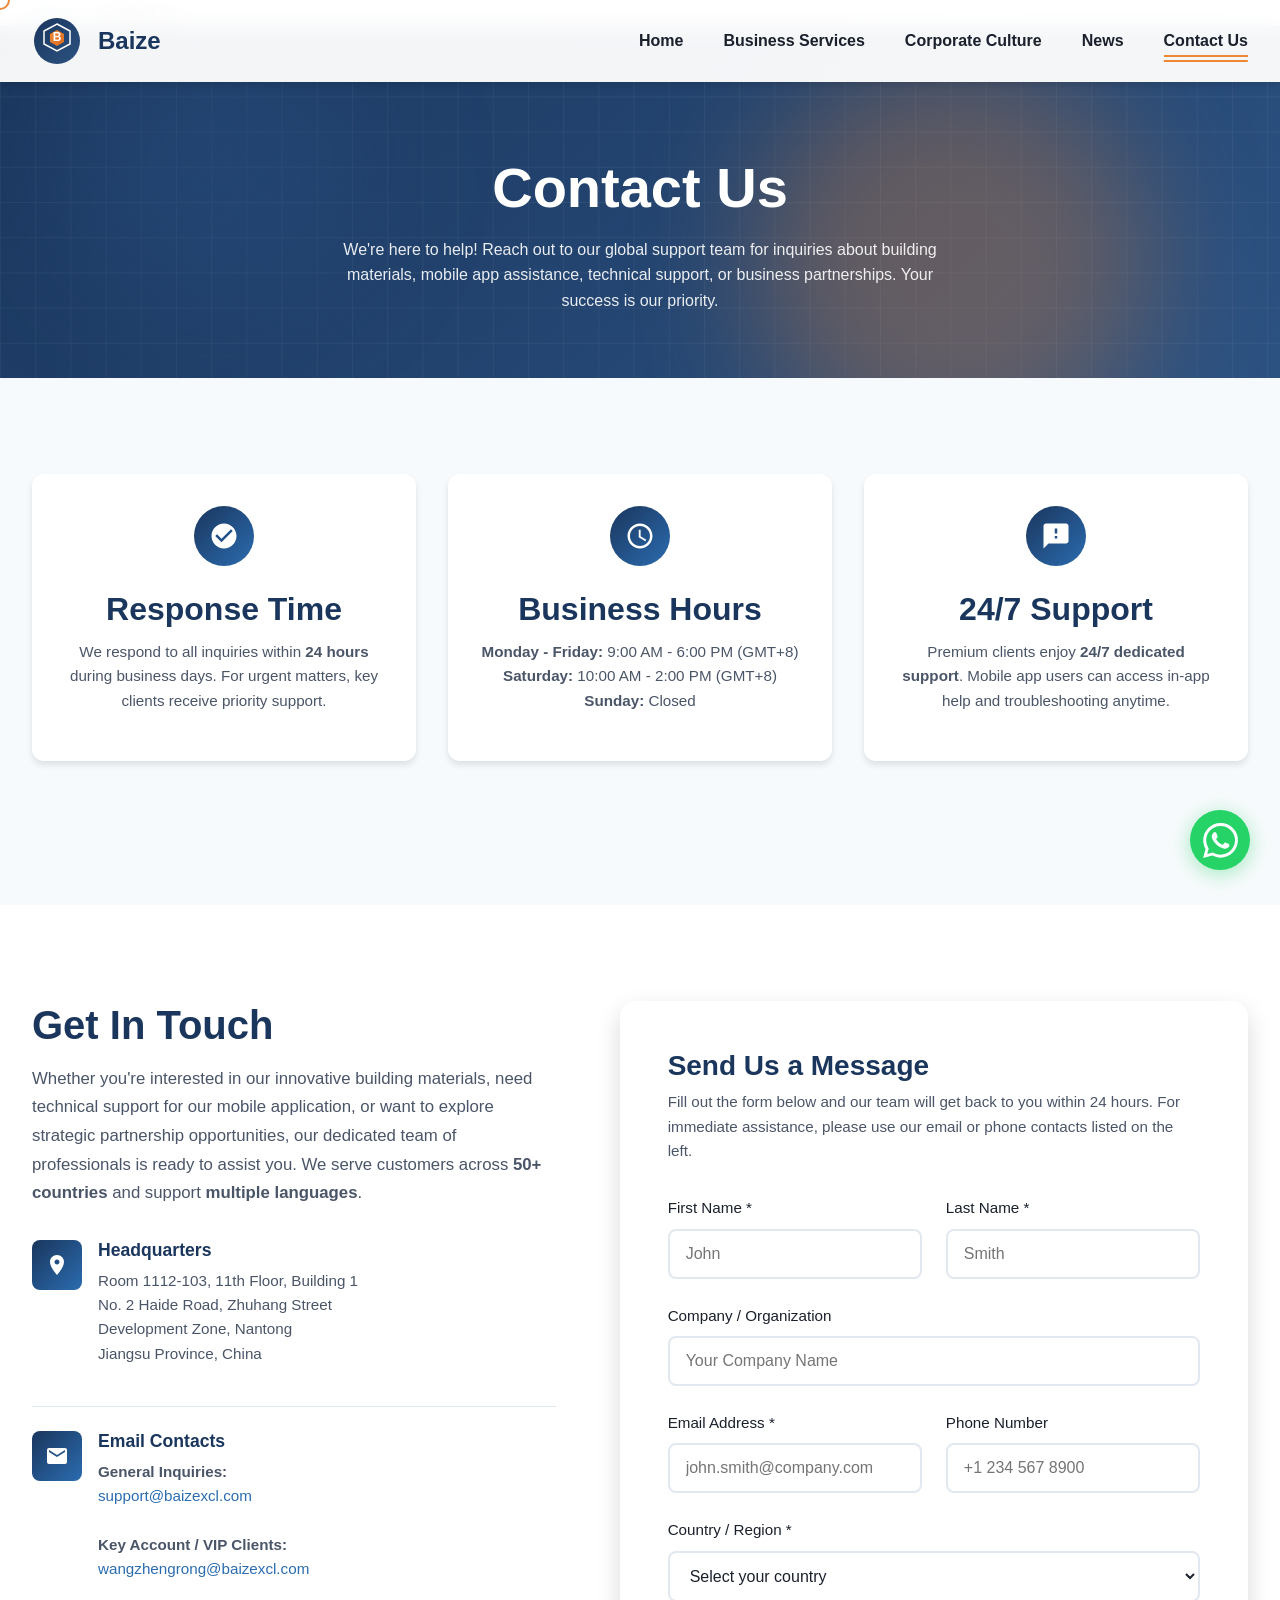
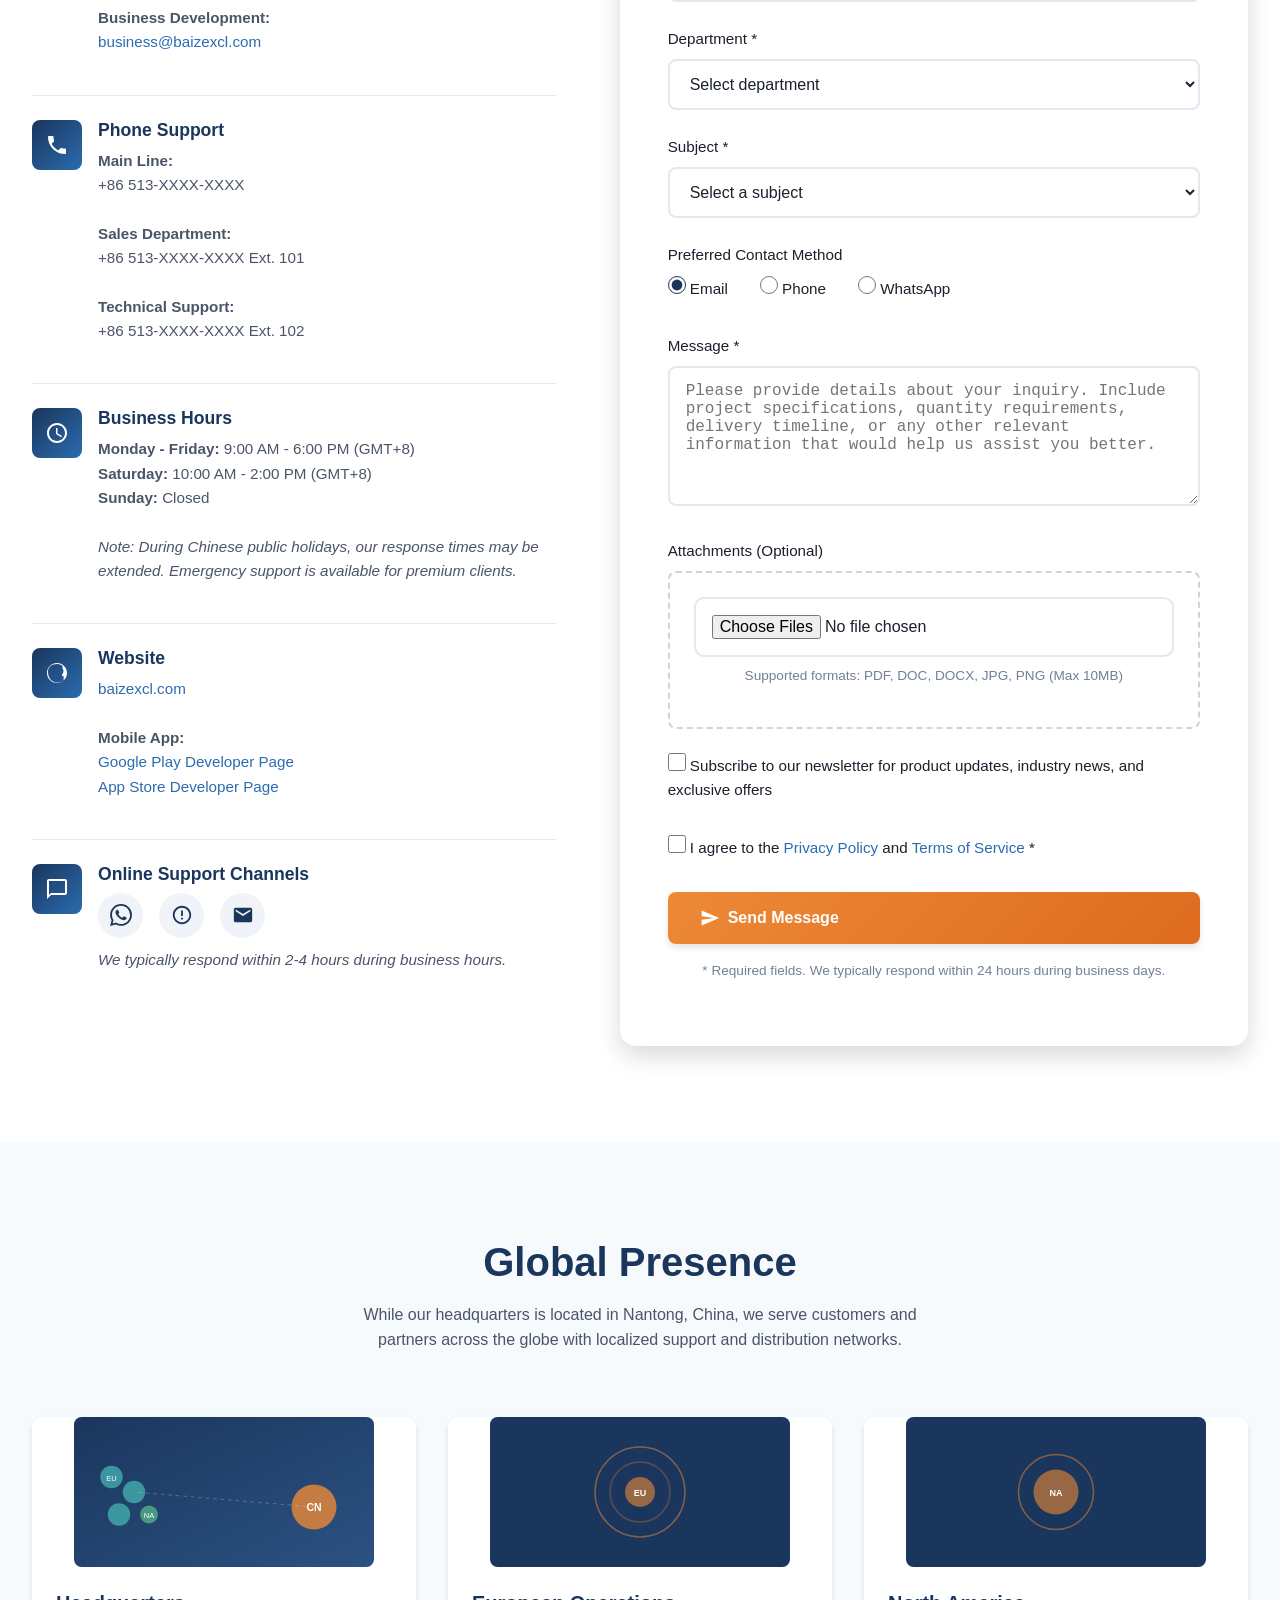
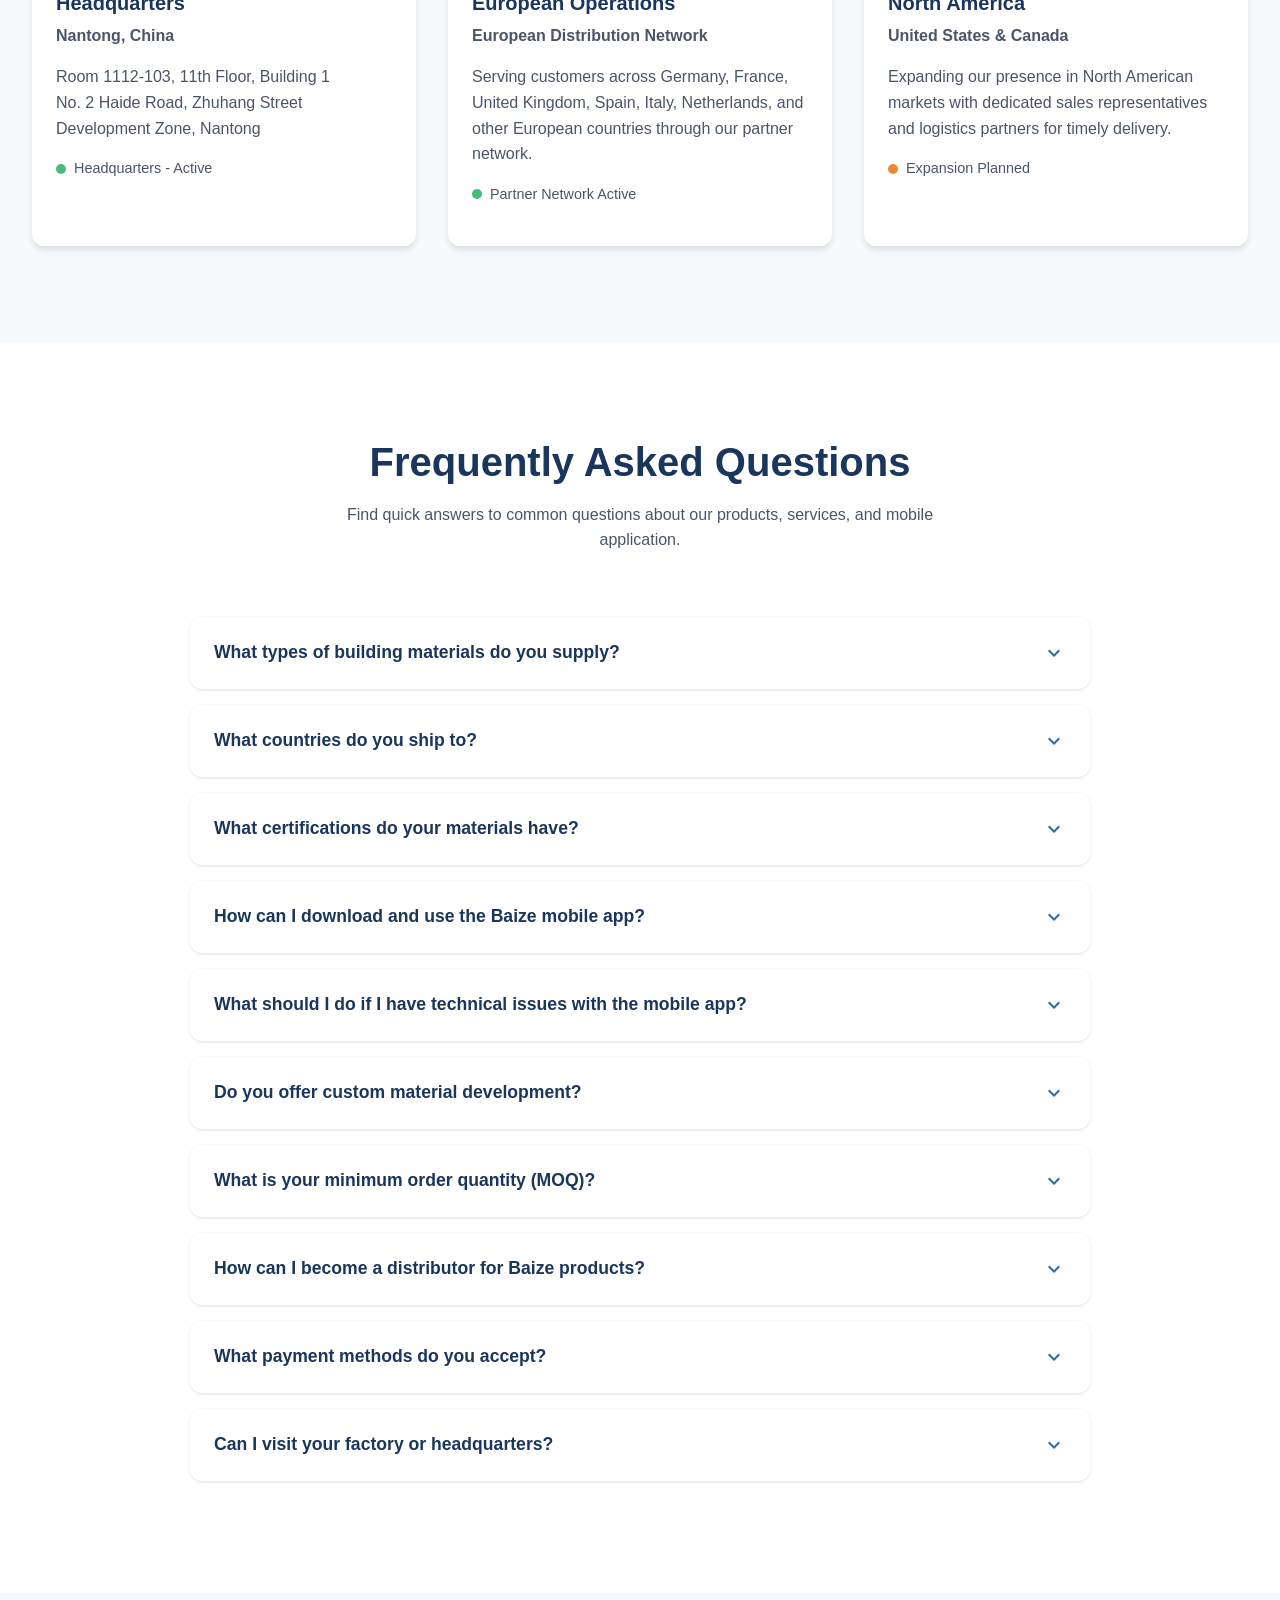
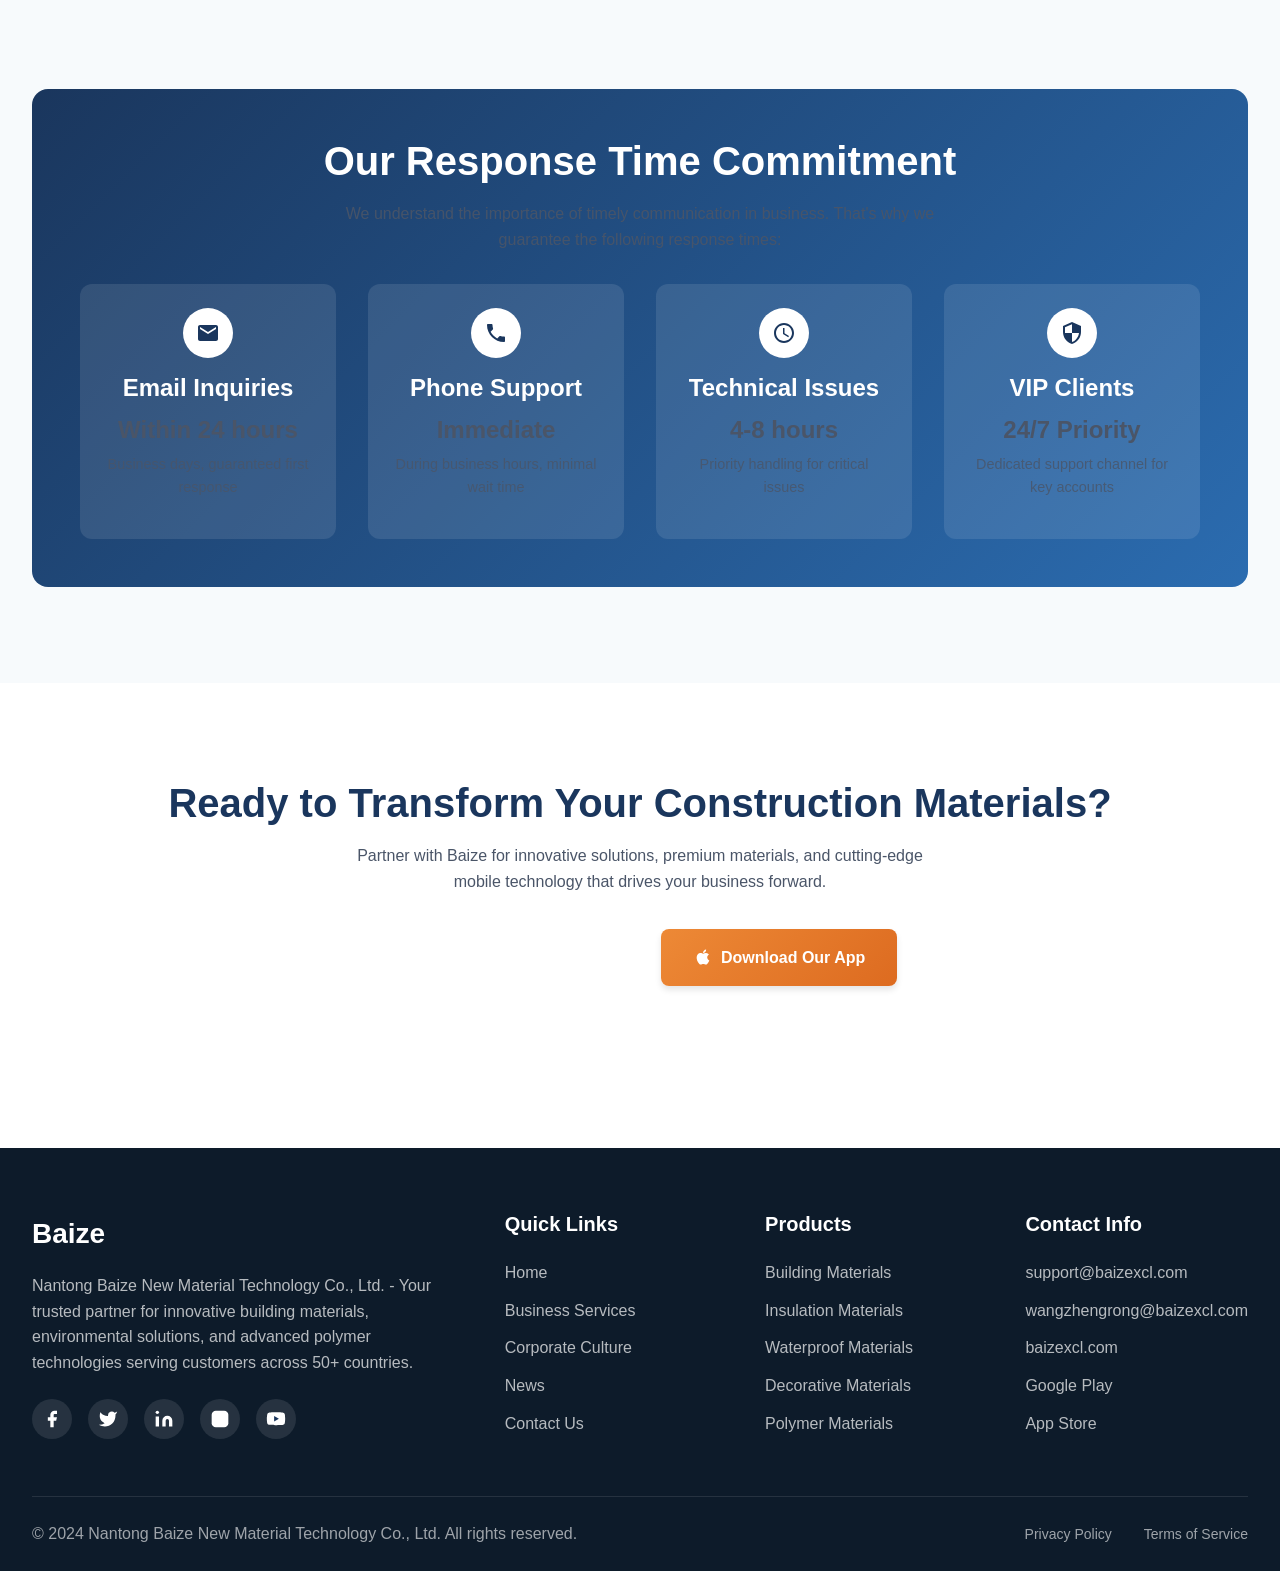
<file: contact.html>
<!DOCTYPE html>
<html lang="en">
<head>
    <meta charset="UTF-8">
    <meta name="viewport" content="width=device-width, initial-scale=1.0">
    <meta name="description" content="Contact Baize New Material Technology - Get in touch with our team for inquiries about building materials, mobile app support, and business partnerships. Global support available 24/7.">
    <meta name="keywords" content="contact baize, building materials inquiry, mobile app support, business partnership, construction materials supplier, customer service">
    <meta name="author" content="Nantong Baize New Material Technology Co., Ltd.">
    <meta name="robots" content="index, follow">
    <meta name="googlebot" content="index, follow">
    
    <meta property="og:type" content="website">
    <meta property="og:url" content="https://baizexcl.com/contact.html">
    <meta property="og:title" content="Contact Us - Baize New Material Technology">
    <meta property="og:description" content="Get in touch with Baize for building materials, mobile app support, and business partnerships. Our global team is ready to assist you.">
    
    <link rel="canonical" href="https://baizexcl.com/contact.html">
    <title>Contact Us - Baize New Material Technology | Global Support</title>
    
    <link rel="icon" type="image/svg+xml" href="images/logo.svg">
    <link rel="apple-touch-icon" href="images/logo.svg">
    
    <link rel="stylesheet" href="css/main.css">
    <link rel="stylesheet" href="css/animations.css">
</head>
<body>
    <!-- Header -->
    <header class="header">
        <nav class="nav-container">
            <a href="index.html" class="logo">
                <svg viewBox="0 0 50 50" xmlns="http://www.w3.org/2000/svg">
                    <defs>
                        <linearGradient id="logoGrad1" x1="0%" y1="0%" x2="100%" y2="100%">
                            <stop offset="0%" style="stop-color:#1a365d"/>
                            <stop offset="100%" style="stop-color:#2c5282"/>
                        </linearGradient>
                        <linearGradient id="logoGrad2" x1="0%" y1="0%" x2="100%" y2="100%">
                            <stop offset="0%" style="stop-color:#ed8936"/>
                            <stop offset="100%" style="stop-color:#dd6b20"/>
                        </linearGradient>
                    </defs>
                    <circle cx="25" cy="25" r="23" fill="url(#logoGrad1)"/>
                    <polygon points="25,8 38,15 38,28 25,35 12,28 12,15" fill="none" stroke="white" stroke-width="1.5"/>
                    <polygon points="25,14 32,18 32,26 25,30 18,26 18,18" fill="url(#logoGrad2)"/>
                    <text x="25" y="25" font-family="Arial" font-size="12" font-weight="bold" fill="white" text-anchor="middle">B</text>
                </svg>
                <span class="logo-text">Baize</span>
            </a>
            
            <ul class="nav-menu">
                <li><a href="index.html" class="nav-link">Home</a></li>
                <li><a href="services.html" class="nav-link">Business Services</a></li>
                <li><a href="culture.html" class="nav-link">Corporate Culture</a></li>
                <li><a href="news.html" class="nav-link">News</a></li>
                <li><a href="contact.html" class="nav-link active">Contact Us</a></li>
            </ul>
            
            <div class="nav-toggle">
                <span></span>
                <span></span>
                <span></span>
            </div>
        </nav>
    </header>

    <!-- Breadcrumb -->
    <div class="breadcrumb">
        <div class="container">
            <a href="index.html">Home</a>
            <svg width="16" height="16" viewBox="0 0 24 24" fill="currentColor"><path d="M8.59 16.59L13.17 12 8.59 7.41 10 6l6 6-6 6-1.41-1.41z"/></svg>
            <span>Contact Us</span>
        </div>
    </div>

    <!-- Page Header -->
    <section class="page-header">
        <div class="hero-bg-animation">
            <div class="gradient-circle gradient-circle-1"></div>
            <div class="gradient-circle gradient-circle-2"></div>
        </div>
        <div class="container">
            <h1>Contact Us</h1>
            <p>We're here to help! Reach out to our global support team for inquiries about building materials, mobile app assistance, technical support, or business partnerships. Your success is our priority.</p>
        </div>
    </section>

    <!-- Quick Contact Cards -->
    <section class="section section-light">
        <div class="container">
            <div class="quick-contact-grid reveal">
                <div class="quick-contact-card">
                    <div class="quick-contact-icon">
                        <svg viewBox="0 0 24 24" fill="currentColor">
                            <path d="M12 2C6.48 2 2 6.48 2 12s4.48 10 10 10 10-4.48 10-10S17.52 2 12 2zm-2 15l-5-5 1.41-1.41L10 14.17l7.59-7.59L19 8l-9 9z"/>
                        </svg>
                    </div>
                    <div class="quick-contact-content">
                        <h3>Response Time</h3>
                        <p>We respond to all inquiries within <strong>24 hours</strong> during business days. For urgent matters, key clients receive priority support.</p>
                    </div>
                </div>
                
                <div class="quick-contact-card">
                    <div class="quick-contact-icon">
                        <svg viewBox="0 0 24 24" fill="currentColor">
                            <path d="M11.99 2C6.47 2 2 6.48 2 12s4.47 10 9.99 10C17.52 22 22 17.52 22 12S17.52 2 11.99 2zM12 20c-4.42 0-8-3.58-8-8s3.58-8 8-8 8 3.58 8 8-3.58 8-8 8zm.5-13H11v6l5.25 3.15.75-1.23-4.5-2.67z"/>
                        </svg>
                    </div>
                    <div class="quick-contact-content">
                        <h3>Business Hours</h3>
                        <p><strong>Monday - Friday:</strong> 9:00 AM - 6:00 PM (GMT+8)<br>
                        <strong>Saturday:</strong> 10:00 AM - 2:00 PM (GMT+8)<br>
                        <strong>Sunday:</strong> Closed</p>
                    </div>
                </div>
                
                <div class="quick-contact-card">
                    <div class="quick-contact-icon">
                        <svg viewBox="0 0 24 24" fill="currentColor">
                            <path d="M20 2H4c-1.1 0-1.99.9-1.99 2L2 22l4-4h14c1.1 0 2-.9 2-2V4c0-1.1-.9-2-2-2zm-7 12h-2v-2h2v2zm0-4h-2V6h2v4z"/>
                        </svg>
                    </div>
                    <div class="quick-contact-content">
                        <h3>24/7 Support</h3>
                        <p>Premium clients enjoy <strong>24/7 dedicated support</strong>. Mobile app users can access in-app help and troubleshooting anytime.</p>
                    </div>
                </div>
            </div>
        </div>
    </section>

    <!-- Main Contact Section -->
    <section class="section">
        <div class="container">
            <div class="contact-grid">
                <!-- Contact Info Column -->
                <div class="contact-info reveal">
                    <h2>Get In Touch</h2>
                    <p class="contact-intro">Whether you're interested in our innovative building materials, need technical support for our mobile application, or want to explore strategic partnership opportunities, our dedicated team of professionals is ready to assist you. We serve customers across <strong>50+ countries</strong> and support <strong>multiple languages</strong>.</p>
                    
                    <!-- Office Address -->
                    <div class="contact-detail">
                        <div class="contact-icon">
                            <svg viewBox="0 0 24 24" fill="currentColor">
                                <path d="M12 2C8.13 2 5 5.13 5 9c0 5.25 7 13 7 13s7-7.75 7-13c0-3.87-3.13-7-7-7zm0 9.5c-1.38 0-2.5-1.12-2.5-2.5s1.12-2.5 2.5-2.5 2.5 1.12 2.5 2.5-1.12 2.5-2.5 2.5z"/>
                            </svg>
                        </div>
                        <div>
                            <h4>Headquarters</h4>
                            <p>Room 1112-103, 11th Floor, Building 1<br>
                            No. 2 Haide Road, Zhuhang Street<br>
                            Development Zone, Nantong<br>
                            Jiangsu Province, China</p>
                        </div>
                    </div>
                    
                    <!-- Email Contacts -->
                    <div class="contact-detail">
                        <div class="contact-icon">
                            <svg viewBox="0 0 24 24" fill="currentColor">
                                <path d="M20 4H4c-1.1 0-1.99.9-1.99 2L2 18c0 1.1.9 2 2 2h16c1.1 0 2-.9 2-2V6c0-1.1-.9-2-2-2zm0 4l-8 5-8-5V6l8 5 8-5v2z"/>
                            </svg>
                        </div>
                        <div>
                            <h4>Email Contacts</h4>
                            <p>
                                <strong>General Inquiries:</strong><br>
                                <a href="mailto:support@baizexcl.com">support@baizexcl.com</a><br><br>
                                <strong>Key Account / VIP Clients:</strong><br>
                                <a href="mailto:wangzhengrong@baizexcl.com">wangzhengrong@baizexcl.com</a><br><br>
                                <strong>Business Development:</strong><br>
                                <a href="mailto:business@baizexcl.com">business@baizexcl.com</a>
                            </p>
                        </div>
                    </div>
                    
                    <!-- Phone -->
                    <div class="contact-detail">
                        <div class="contact-icon">
                            <svg viewBox="0 0 24 24" fill="currentColor">
                                <path d="M6.62 10.79c1.44 2.83 3.76 5.14 6.59 6.59l2.2-2.2c.27-.27.67-.36 1.02-.24 1.12.37 2.33.57 3.57.57.55 0 1 .45 1 1V20c0 .55-.45 1-1 1-9.39 0-17-7.61-17-17 0-.55.45-1 1-1h3.5c.55 0 1 .45 1 1 0 1.25.2 2.45.57 3.57.11.35.03.74-.25 1.02l-2.2 2.2z"/>
                            </svg>
                        </div>
                        <div>
                            <h4>Phone Support</h4>
                            <p>
                                <strong>Main Line:</strong><br>
                                +86 513-XXXX-XXXX<br><br>
                                <strong>Sales Department:</strong><br>
                                +86 513-XXXX-XXXX Ext. 101<br><br>
                                <strong>Technical Support:</strong><br>
                                +86 513-XXXX-XXXX Ext. 102
                            </p>
                        </div>
                    </div>
                    
                    <!-- Business Hours -->
                    <div class="contact-detail">
                        <div class="contact-icon">
                            <svg viewBox="0 0 24 24" fill="currentColor">
                                <path d="M11.99 2C6.47 2 2 6.48 2 12s4.47 10 9.99 10C17.52 22 22 17.52 22 12S17.52 2 11.99 2zM12 20c-4.42 0-8-3.58-8-8s3.58-8 8-8 8 3.58 8 8-3.58 8-8 8zm.5-13H11v6l5.25 3.15.75-1.23-4.5-2.67z"/>
                            </svg>
                        </div>
                        <div>
                            <h4>Business Hours</h4>
                            <p>
                                <strong>Monday - Friday:</strong> 9:00 AM - 6:00 PM (GMT+8)<br>
                                <strong>Saturday:</strong> 10:00 AM - 2:00 PM (GMT+8)<br>
                                <strong>Sunday:</strong> Closed<br><br>
                                <em>Note: During Chinese public holidays, our response times may be extended. Emergency support is available for premium clients.</em>
                            </p>
                        </div>
                    </div>
                    
                    <!-- Website -->
                    <div class="contact-detail">
                        <div class="contact-icon">
                            <svg viewBox="0 0 24 24" fill="currentColor">
                                <path d="M11.99 2C6.47 2 2 6.48 2 12s4.47 10 9.99 10C17.52 22 22 17.52 22 12S17.52 2 11.99 2zM18.61 19.19C16.89 20.54 14.78 21.5 12.47 21.5c-2.31 0-4.42-.96-6.14-2.31C4.18 16.97 3 14.08 3 10.75 3 6.42 6.42 3 11.99 3c1.66 0 3.22.41 4.61 1.13L18.61 6.38c-.23-.37-.75-.43-1.03-.13-.11.11-.17.27-.17.43l.13.5.02-.02c.57.8.89 1.75.89 2.79 0 1.34-.53 2.57-1.39 3.47-.23.23-.27.59-.13.86l.28.5c.23.4.73.51 1.06.23l.13-.08.22.07z"/>
                            </svg>
                        </div>
                        <div>
                            <h4>Website</h4>
                            <p>
                                <a href="https://baizexcl.com" target="_blank" rel="noopener">baizexcl.com</a><br><br>
                                <strong>Mobile App:</strong><br>
                                <a href="https://play.google.com/store/apps/dev?id=baizexcl" target="_blank" rel="noopener">Google Play Developer Page</a><br>
                                <a href="https://apps.apple.com/developer/baizexcl" target="_blank" rel="noopener">App Store Developer Page</a>
                            </p>
                        </div>
                    </div>
                    
                    <!-- Online Support -->
                    <div class="contact-detail">
                        <div class="contact-icon">
                            <svg viewBox="0 0 24 24" fill="currentColor">
                                <path d="M20 2H4c-1.1 0-2 .9-2 2v18l4-4h14c1.1 0 2-.9 2-2V4c0-1.1-.9-2-2-2zm0 14H6l-2 2V4h16v12z"/>
                            </svg>
                        </div>
                        <div>
                            <h4>Online Support Channels</h4>
                            <div class="online-support-icons">
                                <a href="https://wa.me/86XXXXXXXXXXX" target="_blank" rel="noopener" class="support-icon-link" title="WhatsApp">
                                    <svg viewBox="0 0 24 24" fill="currentColor">
                                        <path d="M17.472 14.382c-.297-.149-1.758-.867-2.03-.967-.273-.099-.471-.148-.67.15-.197.297-.767.966-.94 1.164-.173.199-.347.223-.644.075-.297-.15-1.255-.463-2.39-1.475-.883-.788-1.48-1.761-1.653-2.059-.173-.297-.018-.458.13-.606.134-.133.298-.347.446-.52.149-.174.198-.298.298-.497.099-.198.05-.371-.025-.52-.075-.149-.669-1.612-.916-2.207-.242-.579-.487-.5-.669-.51-.173-.008-.371-.01-.57-.01-.198 0-.52.074-.792.372-.272.297-1.04 1.016-1.04 2.479 0 1.462 1.065 2.875 1.213 3.074.149.198 2.096 3.2 5.077 4.487.709.306 1.262.489 1.694.625.712.227 1.36.195 1.871.118.571-.085 1.758-.719 2.006-1.413.248-.694.248-1.289.173-1.413-.074-.124-.272-.198-.57-.347m-5.421 7.403h-.004a9.87 9.87 0 01-5.031-1.378l-.361-.214-3.741.982.998-3.648-.235-.374a9.86 9.86 0 01-1.51-5.26c.001-5.45 4.436-9.884 9.888-9.884 2.64 0 5.122 1.03 6.988 2.898a9.825 9.825 0 012.893 6.994c-.003 5.45-4.437 9.884-9.885 9.884m8.413-18.297A11.815 11.815 0 0012.05 0C5.495 0 .16 5.335.157 11.892c0 2.096.547 4.142 1.588 5.945L.057 24l6.305-1.654a11.882 11.882 0 005.683 1.448h.005c6.554 0 11.89-5.335 11.893-11.893a11.821 11.821 0 00-3.48-8.413z"/>
                                    </svg>
                                </a>
                                <a href="https://join.skype.com/invite/XXXXXXXXXXXX" target="_blank" rel="noopener" class="support-icon-link" title="Skype">
                                    <svg viewBox="0 0 24 24" fill="currentColor">
                                        <path d="M12 2C6.48 2 2 6.48 2 12s4.48 10 10 10 10-4.48 10-10S17.52 2 12 2zm0 18c-4.41 0-8-3.59-8-8s3.59-8 8-8 8 3.59 8 8-3.59 8-8 8zm-1-13h2v6h-2zm0 8h2v2h-2z"/>
                                    </svg>
                                </a>
                                <a href="mailto:support@baizexcl.com" class="support-icon-link" title="Email">
                                    <svg viewBox="0 0 24 24" fill="currentColor">
                                        <path d="M20 4H4c-1.1 0-1.99.9-1.99 2L2 18c0 1.1.9 2 2 2h16c1.1 0 2-.9 2-2V6c0-1.1-.9-2-2-2zm0 4l-8 5-8-5V6l8 5 8-5v2z"/>
                                    </svg>
                                </a>
                            </div>
                            <p style="margin-top:10px;"><em>We typically respond within 2-4 hours during business hours.</em></p>
                        </div>
                    </div>
                </div>
                
                <!-- Contact Form Column -->
                <div class="contact-form reveal-right">
                    <h3>Send Us a Message</h3>
                    <p class="form-intro">Fill out the form below and our team will get back to you within 24 hours. For immediate assistance, please use our email or phone contacts listed on the left.</p>
                    
                    <form id="contactForm">
                        <div class="form-row">
                            <div class="form-group">
                                <label for="firstName">First Name *</label>
                                <input type="text" id="firstName" name="firstName" required placeholder="John">
                            </div>
                            <div class="form-group">
                                <label for="lastName">Last Name *</label>
                                <input type="text" id="lastName" name="lastName" required placeholder="Smith">
                            </div>
                        </div>
                        
                        <div class="form-group">
                            <label for="company">Company / Organization</label>
                            <input type="text" id="company" name="company" placeholder="Your Company Name">
                        </div>
                        
                        <div class="form-row">
                            <div class="form-group">
                                <label for="email">Email Address *</label>
                                <input type="email" id="email" name="email" required placeholder="john.smith@company.com">
                            </div>
                            <div class="form-group">
                                <label for="phone">Phone Number</label>
                                <input type="tel" id="phone" name="phone" placeholder="+1 234 567 8900">
                            </div>
                        </div>
                        
                        <div class="form-group">
                            <label for="country">Country / Region *</label>
                            <select id="country" name="country" required>
                                <option value="">Select your country</option>
                                <option value="US">United States</option>
                                <option value="CA">Canada</option>
                                <option value="UK">United Kingdom</option>
                                <option value="DE">Germany</option>
                                <option value="FR">France</option>
                                <option value="ES">Spain</option>
                                <option value="IT">Italy</option>
                                <option value="NL">Netherlands</option>
                                <option value="BE">Belgium</option>
                                <option value="AT">Austria</option>
                                <option value="CH">Switzerland</option>
                                <option value="PL">Poland</option>
                                <option value="SE">Sweden</option>
                                <option value="NO">Norway</option>
                                <option value="DK">Denmark</option>
                                <option value="FI">Finland</option>
                                <option value="IE">Ireland</option>
                                <option value="PT">Portugal</option>
                                <option value="GR">Greece</option>
                                <option value="CZ">Czech Republic</option>
                                <option value="HU">Hungary</option>
                                <option value="RO">Romania</option>
                                <option value="BG">Bulgaria</option>
                                <option value="HR">Croatia</option>
                                <option value="SK">Slovakia</option>
                                <option value="SI">Slovenia</option>
                                <option value="LT">Lithuania</option>
                                <option value="LV">Latvia</option>
                                <option value="EE">Estonia</option>
                                <option value="AU">Australia</option>
                                <option value="NZ">New Zealand</option>
                                <option value="JP">Japan</option>
                                <option value="KR">South Korea</option>
                                <option value="SG">Singapore</option>
                                <option value="HK">Hong Kong</option>
                                <option value="TW">Taiwan</option>
                                <option value="MY">Malaysia</option>
                                <option value="TH">Thailand</option>
                                <option value="ID">Indonesia</option>
                                <option value="PH">Philippines</option>
                                <option value="VN">Vietnam</option>
                                <option value="IN">India</option>
                                <option value="BR">Brazil</option>
                                <option value="MX">Mexico</option>
                                <option value="AR">Argentina</option>
                                <option value="CL">Chile</option>
                                <option value="CO">Colombia</option>
                                <option value="PE">Peru</option>
                                <option value="ZA">South Africa</option>
                                <option value="AE">United Arab Emirates</option>
                                <option value="SA">Saudi Arabia</option>
                                <option value="IL">Israel</option>
                                <option value="EG">Egypt</option>
                                <option value="NG">Nigeria</option>
                                <option value="KE">Kenya</option>
                                <option value="CN">China</option>
                                <option value="OTHER">Other</option>
                            </select>
                        </div>
                        
                        <div class="form-group">
                            <label for="department">Department *</label>
                            <select id="department" name="department" required>
                                <option value="">Select department</option>
                                <option value="sales">Sales Department - Product Inquiries</option>
                                <option value="technical">Technical Support - Materials & Specifications</option>
                                <option value="mobile-app">Mobile App Support</option>
                                <option value="partnership">Business Partnership & Distribution</option>
                                <option value="export">Export & International Trade</option>
                                <option value="quality">Quality Assurance & Certification</option>
                                <option value="complaint">Complaints & Feedback</option>
                                <option value="media">Media & Press Inquiries</option>
                                <option value="career">Career & Job Opportunities</option>
                                <option value="other">Other</option>
                            </select>
                        </div>
                        
                        <div class="form-group">
                            <label for="subject">Subject *</label>
                            <select id="subject" name="subject" required>
                                <option value="">Select a subject</option>
                                <option value="general-inquiry">General Inquiry</option>
                                <option value="product-catalog">Product Catalog Request</option>
                                <option value="pricing">Pricing Information</option>
                                <option value="sample-request">Sample Request</option>
                                <option value="bulk-order">Bulk Order Inquiry</option>
                                <option value="custom-solution">Custom Solution Development</option>
                                <option value="technical-spec">Technical Specifications</option>
                                <option value="certification">Certification & Compliance</option>
                                <option value="shipping">Shipping & Delivery</option>
                                <option value="payment">Payment & Invoice</option>
                                <option value="mobile-download">Mobile App Download Issues</option>
                                <option value="mobile-bug">Mobile App Bug Report</option>
                                <option value="mobile-feature">Mobile App Feature Request</option>
                                <option value="distribution">Become a Distributor</option>
                                <option value="partnership">Strategic Partnership</option>
                                <option value="investment">Investment Inquiry</option>
                                <option value="site-visit">Schedule Site Visit</option>
                                <option value="other">Other</option>
                            </select>
                        </div>
                        
                        <div class="form-group">
                            <label for="preferredContact">Preferred Contact Method</label>
                            <div class="radio-group">
                                <label class="radio-label">
                                    <input type="radio" name="preferredContact" value="email" checked>
                                    <span>Email</span>
                                </label>
                                <label class="radio-label">
                                    <input type="radio" name="preferredContact" value="phone">
                                    <span>Phone</span>
                                </label>
                                <label class="radio-label">
                                    <input type="radio" name="preferredContact" value="whatsapp">
                                    <span>WhatsApp</span>
                                </label>
                            </div>
                        </div>
                        
                        <div class="form-group">
                            <label for="message">Message *</label>
                            <textarea id="message" name="message" rows="6" required placeholder="Please provide details about your inquiry. Include project specifications, quantity requirements, delivery timeline, or any other relevant information that would help us assist you better."></textarea>
                        </div>
                        
                        <div class="form-group">
                            <label for="attachment">Attachments (Optional)</label>
                            <div class="file-upload">
                                <input type="file" id="attachment" name="attachment" multiple accept=".pdf,.doc,.docx,.jpg,.jpeg,.png">
                                <p class="file-hint">Supported formats: PDF, DOC, DOCX, JPG, PNG (Max 10MB)</p>
                            </div>
                        </div>
                        
                        <div class="form-group checkbox-group">
                            <label class="checkbox-label">
                                <input type="checkbox" id="newsletter" name="newsletter">
                                <span>Subscribe to our newsletter for product updates, industry news, and exclusive offers</span>
                            </label>
                        </div>
                        
                        <div class="form-group checkbox-group">
                            <label class="checkbox-label">
                                <input type="checkbox" id="privacy" name="privacy" required>
                                <span>I agree to the <a href="privacy-policy.html" target="_blank">Privacy Policy</a> and <a href="terms-of-service.html" target="_blank">Terms of Service</a> *</span>
                            </label>
                        </div>
                        
                        <button type="submit" class="btn btn-primary btn-full">
                            <svg width="20" height="20" viewBox="0 0 24 24" fill="currentColor">
                                <path d="M2.01 21L23 12 2.01 3 2 10l15 2-15 2z"/>
                            </svg>
                            Send Message
                        </button>
                        
                        <p class="form-note">* Required fields. We typically respond within 24 hours during business days.</p>
                    </form>
                </div>
            </div>
        </div>
    </section>

    <!-- Global Offices Section -->
    <section class="section section-light">
        <div class="container">
            <div class="section-header reveal">
                <h2>Global Presence</h2>
                <p>While our headquarters is located in Nantong, China, we serve customers and partners across the globe with localized support and distribution networks.</p>
            </div>
            
            <div class="offices-grid reveal">
                <div class="office-card">
                    <div class="office-map">
                        <svg viewBox="0 0 400 200" xmlns="http://www.w3.org/2000/svg">
                            <defs>
                                <linearGradient id="chinaGrad" x1="0%" y1="0%" x2="100%" y2="100%">
                                    <stop offset="0%" style="stop-color:#1a365d"/>
                                    <stop offset="100%" style="stop-color:#2c5282"/>
                                </linearGradient>
                            </defs>
                            <rect fill="url(#chinaGrad)" width="400" height="200" rx="10"/>
                            <circle cx="320" cy="120" r="30" fill="#ed8936" opacity="0.8"/>
                            <text x="320" y="125" font-family="Arial" font-size="14" font-weight="bold" fill="white" text-anchor="middle">CN</text>
                            <circle cx="50" cy="80" r="15" fill="#4fd1c5" opacity="0.6"/>
                            <circle cx="80" cy="100" r="15" fill="#4fd1c5" opacity="0.6"/>
                            <circle cx="60" cy="130" r="15" fill="#4fd1c5" opacity="0.6"/>
                            <text x="50" y="85" font-family="Arial" font-size="10" fill="white" text-anchor="middle">EU</text>
                            <circle cx="100" cy="130" r="12" fill="#68d391" opacity="0.6"/>
                            <text x="100" y="134" font-family="Arial" font-size="10" fill="white" text-anchor="middle">NA</text>
                            <line x1="320" y1="120" x2="80" y2="100" stroke="white" stroke-width="1" stroke-dasharray="5,5" opacity="0.3"/>
                        </svg>
                    </div>
                    <div class="office-info">
                        <h4>Headquarters</h4>
                        <p><strong>Nantong, China</strong></p>
                        <p>Room 1112-103, 11th Floor, Building 1<br>
                        No. 2 Haide Road, Zhuhang Street<br>
                        Development Zone, Nantong</p>
                        <p class="office-status">
                            <span class="status-dot active"></span> Headquarters - Active
                        </p>
                    </div>
                </div>
                
                <div class="office-card">
                    <div class="office-map">
                        <svg viewBox="0 0 400 200" xmlns="http://www.w3.org/2000/svg">
                            <rect fill="#1a365d" width="400" height="200" rx="10"/>
                            <circle cx="200" cy="100" r="60" fill="none" stroke="#ed8936" stroke-width="2" opacity="0.5"/>
                            <circle cx="200" cy="100" r="40" fill="none" stroke="#ed8936" stroke-width="2" opacity="0.3"/>
                            <circle cx="200" cy="100" r="20" fill="#ed8936" opacity="0.6"/>
                            <text x="200" y="105" font-family="Arial" font-size="12" font-weight="bold" fill="white" text-anchor="middle">EU</text>
                        </svg>
                    </div>
                    <div class="office-info">
                        <h4>European Operations</h4>
                        <p><strong>European Distribution Network</strong></p>
                        <p>Serving customers across Germany, France, United Kingdom, Spain, Italy, Netherlands, and other European countries through our partner network.</p>
                        <p class="office-status">
                            <span class="status-dot active"></span> Partner Network Active
                        </p>
                    </div>
                </div>
                
                <div class="office-card">
                    <div class="office-map">
                        <svg viewBox="0 0 400 200" xmlns="http://www.w3.org/2000/svg">
                            <rect fill="#1a365d" width="400" height="200" rx="10"/>
                            <circle cx="200" cy="100" r="50" fill="none" stroke="#ed8936" stroke-width="2" opacity="0.5"/>
                            <circle cx="200" cy="100" r="30" fill="#ed8936" opacity="0.6"/>
                            <text x="200" y="105" font-family="Arial" font-size="12" font-weight="bold" fill="white" text-anchor="middle">NA</text>
                        </svg>
                    </div>
                    <div class="office-info">
                        <h4>North America</h4>
                        <p><strong>United States & Canada</strong></p>
                        <p>Expanding our presence in North American markets with dedicated sales representatives and logistics partners for timely delivery.</p>
                        <p class="office-status">
                            <span class="status-dot upcoming"></span> Expansion Planned
                        </p>
                    </div>
                </div>
            </div>
        </div>
    </section>

    <!-- FAQ Section -->
    <section class="section">
        <div class="container">
            <div class="section-header reveal">
                <h2>Frequently Asked Questions</h2>
                <p>Find quick answers to common questions about our products, services, and mobile application.</p>
            </div>
            
            <div class="faq-container reveal">
                <div class="faq-item">
                    <div class="faq-question">
                        <h4>What types of building materials do you supply?</h4>
                        <svg class="faq-icon" viewBox="0 0 24 24" fill="currentColor">
                            <path d="M7.41 8.59L12 13.17l4.59-4.58L18 10l-6 6-6-6 1.41-1.41z"/>
                        </svg>
                    </div>
                    <div class="faq-answer">
                        <p>We supply a comprehensive range of construction materials including building materials, decorative materials, insulation materials, waterproof materials, plastic products, and polymer materials. Our product portfolio covers everything from basic construction essentials to advanced high-performance materials for specialized applications. We also offer custom material development for unique project requirements.</p>
                    </div>
                </div>
                
                <div class="faq-item">
                    <div class="faq-question">
                        <h4>What countries do you ship to?</h4>
                        <svg class="faq-icon" viewBox="0 0 24 24" fill="currentColor">
                            <path d="M7.41 8.59L12 13.17l4.59-4.58L18 10l-6 6-6-6 1.41-1.41z"/>
                        </svg>
                    </div>
                    <div class="faq-answer">
                        <p>We ship to over 50 countries worldwide. Our primary markets include China, European countries (Germany, France, UK, Spain, Italy, Netherlands, etc.), North America (USA, Canada), Australia, Japan, South Korea, Singapore, and many other countries. Shipping times and costs vary by location. Please contact our sales team for specific shipping information to your region.</p>
                    </div>
                </div>
                
                <div class="faq-item">
                    <div class="faq-question">
                        <h4>What certifications do your materials have?</h4>
                        <svg class="faq-icon" viewBox="0 0 24 24" fill="currentColor">
                            <path d="M7.41 8.59L12 13.17l4.59-4.58L18 10l-6 6-6-6 1.41-1.41z"/>
                        </svg>
                    </div>
                    <div class="faq-answer">
                        <p>Our products hold various international certifications depending on the material type and target market. These may include ISO 9001 (Quality Management), ISO 14001 (Environmental Management), CE marking for European markets, ASTM standards for North America, and various other regional certifications. Specific certifications are available upon request for each product.</p>
                    </div>
                </div>
                
                <div class="faq-item">
                    <div class="faq-question">
                        <h4>How can I download and use the Baize mobile app?</h4>
                        <svg class="faq-icon" viewBox="0 0 24 24" fill="currentColor">
                            <path d="M7.41 8.59L12 13.17l4.59-4.58L18 10l-6 6-6-6 1.41-1.41z"/>
                        </svg>
                    </div>
                    <div class="faq-answer">
                        <p>Our Baize Mobile Management Application is available for free download on both Google Play Store (for Android devices) and Apple App Store (for iOS devices). Simply search for "Baize" or visit our developer pages directly. The app provides real-time inventory management, project tracking, order processing, and technical documentation access. Premium features are available through in-app subscription.</p>
                    </div>
                </div>
                
                <div class="faq-item">
                    <div class="faq-question">
                        <h4>What should I do if I have technical issues with the mobile app?</h4>
                        <svg class="faq-icon" viewBox="0 0 24 24" fill="currentColor">
                            <path d="M7.41 8.59L12 13.17l4.59-4.58L18 10l-6 6-6-6 1.41-1.41z"/>
                        </svg>
                    </div>
                    <div class="faq-answer">
                        <p>For technical issues with the mobile app, please try the following steps: 1) Ensure your app is updated to the latest version, 2) Clear the app cache and restart, 3) Check your internet connection. If the problem persists, please contact our mobile app support team via email at support@baizexcl.com or through the in-app support feature. For critical issues, key account clients can access 24/7 priority support.</p>
                    </div>
                </div>
                
                <div class="faq-item">
                    <div class="faq-question">
                        <h4>Do you offer custom material development?</h4>
                        <svg class="faq-icon" viewBox="0 0 24 24" fill="currentColor">
                            <path d="M7.41 8.59L12 13.17l4.59-4.58L18 10l-6 6-6-6 1.41-1.41z"/>
                        </svg>
                    </div>
                    <div class="faq-answer">
                        <p>Yes, we offer custom material development services for clients with specific project requirements. Our R&D team can develop bespoke formulations for novel building materials, environmental protection materials, and high-performance polymer technologies. Please contact our technical team with your project specifications, and we will provide a feasibility assessment and development timeline.</p>
                    </div>
                </div>
                
                <div class="faq-item">
                    <div class="faq-question">
                        <h4>What is your minimum order quantity (MOQ)?</h4>
                        <svg class="faq-icon" viewBox="0 0 24 24" fill="currentColor">
                            <path d="M7.41 8.59L12 13.17l4.59-4.58L18 10l-6 6-6-6 1.41-1.41z"/>
                        </svg>
                    </div>
                    <div class="faq-answer">
                        <p>Our minimum order quantities vary by product type and material. Standard products typically have MOQs starting from 1 metric ton for bulk materials or 100 units for manufactured products. For sample orders or small quantities for testing purposes, please contact our sales team. We strive to accommodate projects of all sizes while maintaining competitive pricing.</p>
                    </div>
                </div>
                
                <div class="faq-item">
                    <div class="faq-question">
                        <h4>How can I become a distributor for Baize products?</h4>
                        <svg class="faq-icon" viewBox="0 0 24 24" fill="currentColor">
                            <path d="M7.41 8.59L12 13.17l4.59-4.58L18 10l-6 6-6-6 1.41-1.41z"/>
                        </svg>
                    </div>
                    <div class="faq-answer">
                        <p>We welcome inquiries from potential distribution partners. To become an authorized Baize distributor, please submit your company information through our contact form selecting "Business Partnership & Distribution" as the department. Our business development team will review your application and schedule a discussion to explore partnership opportunities. We offer attractive distributor programs with competitive margins, marketing support, and priority access to new products.</p>
                    </div>
                </div>
                
                <div class="faq-item">
                    <div class="faq-question">
                        <h4>What payment methods do you accept?</h4>
                        <svg class="faq-icon" viewBox="0 0 24 24" fill="currentColor">
                            <path d="M7.41 8.59L12 13.17l4.59-4.58L18 10l-6 6-6-6 1.41-1.41z"/>
                        </svg>
                    </div>
                    <div class="faq-answer">
                        <p>We accept various payment methods including wire transfer (TT), Letter of Credit (LC), PayPal (for small orders), and major credit cards. For established customers, we also offer credit terms subject to approval. International transactions are typically handled through wire transfer or LC to ensure security for both parties. Please contact our finance department for payment arrangements.</p>
                    </div>
                </div>
                
                <div class="faq-item">
                    <div class="faq-question">
                        <h4>Can I visit your factory or headquarters?</h4>
                        <svg class="faq-icon" viewBox="0 0 24 24" fill="currentColor">
                            <path d="M7.41 8.59L12 13.17l4.59-4.58L18 10l-6 6-6-6 1.41-1.41z"/>
                        </svg>
                    </div>
                    <div class="faq-answer">
                        <p>We warmly welcome clients and partners to visit our headquarters in Nantong, China. Factory visits can be arranged for qualified buyers and distributors. Please schedule your visit at least 2 weeks in advance through our contact form. During your visit, you can tour our facilities, meet our technical team, review product samples, and discuss business opportunities. Visa invitation letters can be provided upon request.</p>
                    </div>
                </div>
            </div>
        </div>
    </section>

    <!-- Response Time Guarantee -->
    <section class="section section-light">
        <div class="container">
            <div class="response-guarantee reveal">
                <div class="response-content">
                    <h2>Our Response Time Commitment</h2>
                    <p>We understand the importance of timely communication in business. That's why we guarantee the following response times:</p>
                    
                    <div class="response-grid">
                        <div class="response-item">
                            <div class="response-icon">
                                <svg viewBox="0 0 24 24" fill="currentColor">
                                    <path d="M20 4H4c-1.1 0-1.99.9-1.99 2L2 18c0 1.1.9 2 2 2h16c1.1 0 2-.9 2-2V6c0-1.1-.9-2-2-2zm0 4l-8 5-8-5V6l8 5 8-5v2z"/>
                                </svg>
                            </div>
                            <h4>Email Inquiries</h4>
                            <p class="response-time">Within 24 hours</p>
                            <p>Business days, guaranteed first response</p>
                        </div>
                        
                        <div class="response-item">
                            <div class="response-icon">
                                <svg viewBox="0 0 24 24" fill="currentColor">
                                    <path d="M6.62 10.79c1.44 2.83 3.76 5.14 6.59 6.59l2.2-2.2c.27-.27.67-.36 1.02-.24 1.12.37 2.33.57 3.57.57.55 0 1 .45 1 1V20c0 .55-.45 1-1 1-9.39 0-17-7.61-17-17 0-.55.45-1 1-1h3.5c.55 0 1 .45 1 1 0 1.25.2 2.45.57 3.57.11.35.03.74-.25 1.02l-2.2 2.2z"/>
                                </svg>
                            </div>
                            <h4>Phone Support</h4>
                            <p class="response-time">Immediate</p>
                            <p>During business hours, minimal wait time</p>
                        </div>
                        
                        <div class="response-item">
                            <div class="response-icon">
                                <svg viewBox="0 0 24 24" fill="currentColor">
                                    <path d="M11.99 2C6.47 2 2 6.48 2 12s4.47 10 9.99 10C17.52 22 22 17.52 22 12S17.52 2 11.99 2zM12 20c-4.42 0-8-3.58-8-8s3.58-8 8-8 8 3.58 8 8-3.58 8-8 8zm.5-13H11v6l5.25 3.15.75-1.23-4.5-2.67z"/>
                                </svg>
                            </div>
                            <h4>Technical Issues</h4>
                            <p class="response-time">4-8 hours</p>
                            <p>Priority handling for critical issues</p>
                        </div>
                        
                        <div class="response-item">
                            <div class="response-icon">
                                <svg viewBox="0 0 24 24" fill="currentColor">
                                    <path d="M12 1L3 5v6c0 5.55 3.84 10.74 9 12 5.16-1.26 9-6.45 9-12V5l-9-4zm0 10.99h7c-.53 4.12-3.28 7.79-7 8.94V12H5V6.3l7-3.11v8.8z"/>
                                </svg>
                            </div>
                            <h4>VIP Clients</h4>
                            <p class="response-time">24/7 Priority</p>
                            <p>Dedicated support channel for key accounts</p>
                        </div>
                    </div>
                </div>
            </div>
        </div>
    </section>

    <!-- CTA Section -->
    <section class="section">
        <div class="container">
            <div class="section-header reveal">
                <h2>Ready to Transform Your Construction Materials?</h2>
                <p>Partner with Baize for innovative solutions, premium materials, and cutting-edge mobile technology that drives your business forward.</p>
                <div style="margin-top:2rem;">
                    <a href="services.html" class="btn btn-secondary" style="margin-right:1rem;">
                        <svg width="20" height="20" viewBox="0 0 24 24" fill="currentColor">
                            <path d="M12 2C6.48 2 2 6.48 2 12s4.48 10 10 10 10-4.48 10-10S17.52 2 12 2zm-2 15l-5-5 1.41-1.41L10 14.17l7.59-7.59L19 8l-9 9z"/>
                        </svg>
                        Explore Our Services
                    </a>
                    <a href="https://play.google.com/store/apps/dev?id=baizexcl" target="_blank" rel="noopener" class="btn btn-primary">
                        <svg width="20" height="20" viewBox="0 0 24 24" fill="currentColor">
                            <path d="M17.05 20.28c-.98.95-2.05.8-3.08.35-1.09-.46-2.09-.48-3.24 0-1.44.62-2.2.44-3.06-.35C2.79 15.25 3.51 7.59 9.05 7.31c1.35.07 2.29.74 3.08.8 1.18-.24 2.31-.93 3.57-.84 1.51.12 2.65.72 3.4 1.8-3.12 1.87-2.38 5.98.48 7.13-.57 1.5-1.31 2.99-2.54 4.09l.01-.01zM12.03 7.25c-.15-2.23 1.66-4.07 3.74-4.25.29 2.58-2.34 4.5-3.74 4.25z"/>
                        </svg>
                        Download Our App
                    </a>
                </div>
            </div>
        </div>
    </section>

    <!-- Footer -->
    <footer class="footer">
        <div class="container">
            <div class="footer-grid">
                <div class="footer-brand">
                    <span class="logo-text" style="font-size:1.75rem;display:block;margin-bottom:1rem;">Baize</span>
                    <p>Nantong Baize New Material Technology Co., Ltd. - Your trusted partner for innovative building materials, environmental solutions, and advanced polymer technologies serving customers across 50+ countries.</p>
                    <div class="footer-social">
                        <a href="#" class="social-link" aria-label="Facebook">
                            <svg viewBox="0 0 24 24"><path d="M18 2h-3a5 5 0 0 0-5 5v3H7v4h3v8h4v-8h3l1-4h-4V7a1 1 0 0 1 1-1h3z"/></svg>
                        </a>
                        <a href="#" class="social-link" aria-label="Twitter">
                            <svg viewBox="0 0 24 24"><path d="M23 3a10.9 10.9 0 0 1-3.14 1.53 4.48 4.48 0 0 0-7.86 3v1A10.66 10.66 0 0 1 3 4s-4 9 5 13a11.64 11.64 0 0 1-7 2c9 5 20 0 20-11.5a4.5 4.5 0 0 0-.08-.83A7.72 7.72 0 0 0 23 3z"/></svg>
                        </a>
                        <a href="#" class="social-link" aria-label="LinkedIn">
                            <svg viewBox="0 0 24 24"><path d="M16 8a6 6 0 0 1 6 6v7h-4v-7a2 2 0 0 0-2-2 2 2 0 0 0-2 2v7h-4v-7a6 6 0 0 1 6-6z"/><rect x="2" y="9" width="4" height="12"/><circle cx="4" cy="4" r="2"/></svg>
                        </a>
                        <a href="#" class="social-link" aria-label="Instagram">
                            <svg viewBox="0 0 24 24"><rect x="2" y="2" width="20" height="20" rx="5" ry="5"/><path d="M16 11.37A4 4 0 1 1 12.63 8 4 4 0 0 1 16 11.37z"/><line x1="17.5" y1="6.5" x2="17.51" y2="6.5"/></svg>
                        </a>
                        <a href="#" class="social-link" aria-label="YouTube">
                            <svg viewBox="0 0 24 24"><path d="M22.54 6.42a2.78 2.78 0 0 0-1.94-2C18.88 4 12 4 12 4s-6.88 0-8.6.46a2.78 2.78 0 0 0-1.94 2A29 29 0 0 0 1 11.75a29 29 0 0 0 .46 5.33A2.78 2.78 0 0 0 3.4 19c1.72.46 8.6.46 8.6.46s6.88 0 8.6-.46a2.78 2.78 0 0 0 1.94-2 29 29 0 0 0 .46-5.25 29 29 0 0 0-.46-5.33z"/><polygon points="9.75 15.02 15.5 11.75 9.75 8.48 9.75 15.02" fill="#1a365d"/></svg>
                        </a>
                    </div>
                </div>
                
                <div class="footer-links">
                    <h5>Quick Links</h5>
                    <ul>
                        <li><a href="index.html">Home</a></li>
                        <li><a href="services.html">Business Services</a></li>
                        <li><a href="culture.html">Corporate Culture</a></li>
                        <li><a href="news.html">News</a></li>
                        <li><a href="contact.html">Contact Us</a></li>
                    </ul>
                </div>
                
                <div class="footer-links">
                    <h5>Products</h5>
                    <ul>
                        <li><a href="services.html">Building Materials</a></li>
                        <li><a href="services.html">Insulation Materials</a></li>
                        <li><a href="services.html">Waterproof Materials</a></li>
                        <li><a href="services.html">Decorative Materials</a></li>
                        <li><a href="services.html">Polymer Materials</a></li>
                    </ul>
                </div>
                
                <div class="footer-links">
                    <h5>Contact Info</h5>
                    <ul>
                        <li><a href="mailto:support@baizexcl.com">support@baizexcl.com</a></li>
                        <li><a href="mailto:wangzhengrong@baizexcl.com">wangzhengrong@baizexcl.com</a></li>
                        <li><a href="https://baizexcl.com">baizexcl.com</a></li>
                        <li><a href="https://play.google.com/store/apps/dev?id=baizexcl" target="_blank">Google Play</a></li>
                        <li><a href="https://apps.apple.com/developer/baizexcl" target="_blank">App Store</a></li>
                    </ul>
                </div>
            </div>
            
            <div class="footer-bottom">
                <p>&copy; 2024 Nantong Baize New Material Technology Co., Ltd. All rights reserved.</p>
                <div class="footer-legal">
                    <a href="privacy-policy.html">Privacy Policy</a>
                    <a href="terms-of-service.html">Terms of Service</a>
                </div>
            </div>
        </div>
    </footer>

    <!-- WhatsApp Floating Button -->
    <a href="https://wa.me/86XXXXXXXXXXX" target="_blank" rel="noopener" class="whatsapp-float" aria-label="Chat on WhatsApp">
        <svg viewBox="0 0 24 24" fill="currentColor">
            <path d="M17.472 14.382c-.297-.149-1.758-.867-2.03-.967-.273-.099-.471-.148-.67.15-.197.297-.767.966-.94 1.164-.173.199-.347.223-.644.075-.297-.15-1.255-.463-2.39-1.475-.883-.788-1.48-1.761-1.653-2.059-.173-.297-.018-.458.13-.606.134-.133.298-.347.446-.52.149-.174.198-.298.298-.497.099-.198.05-.371-.025-.52-.075-.149-.669-1.612-.916-2.207-.242-.579-.487-.5-.669-.51-.173-.008-.371-.01-.57-.01-.198 0-.52.074-.792.372-.272.297-1.04 1.016-1.04 2.479 0 1.462 1.065 2.875 1.213 3.074.149.198 2.096 3.2 5.077 4.487.709.306 1.262.489 1.694.625.712.227 1.36.195 1.871.118.571-.085 1.758-.719 2.006-1.413.248-.694.248-1.289.173-1.413-.074-.124-.272-.198-.57-.347m-5.421 7.403h-.004a9.87 9.87 0 01-5.031-1.378l-.361-.214-3.741.982.998-3.648-.235-.374a9.86 9.86 0 01-1.51-5.26c.001-5.45 4.436-9.884 9.888-9.884 2.64 0 5.122 1.03 6.988 2.898a9.825 9.825 0 012.893 6.994c-.003 5.45-4.437 9.884-9.885 9.884m8.413-18.297A11.815 11.815 0 0012.05 0C5.495 0 .16 5.335.157 11.892c0 2.096.547 4.142 1.588 5.945L.057 24l6.305-1.654a11.882 11.882 0 005.683 1.448h.005c6.554 0 11.89-5.335 11.893-11.893a11.821 11.821 0 00-3.48-8.413z"/>
        </svg>
    </a>

    <script src="js/main.js"></script>
    <script>
        // FAQ Accordion
        document.querySelectorAll('.faq-question').forEach(question => {
            question.addEventListener('click', () => {
                const faqItem = question.parentElement;
                const isActive = faqItem.classList.contains('active');
                
                // Close all FAQ items
                document.querySelectorAll('.faq-item').forEach(item => {
                    item.classList.remove('active');
                });
                
                // Open clicked item if it wasn't active
                if (!isActive) {
                    faqItem.classList.add('active');
                }
            });
        });

        // Form submission
        document.getElementById('contactForm').addEventListener('submit', function(e) {
            e.preventDefault();
            
            // Get form data
            const formData = new FormData(this);
            
            // Show success message (in production, this would send to server)
            alert('Thank you for your message! Our team will respond within 24 hours during business days.');
            
            // Reset form
            this.reset();
        });

        // Country selection affects form options
        document.getElementById('country').addEventListener('change', function() {
            const selectedCountry = this.value;
            // Could add logic to show region-specific options
            console.log('Selected country:', selectedCountry);
        });
    </script>
</body>
</html>
</file>
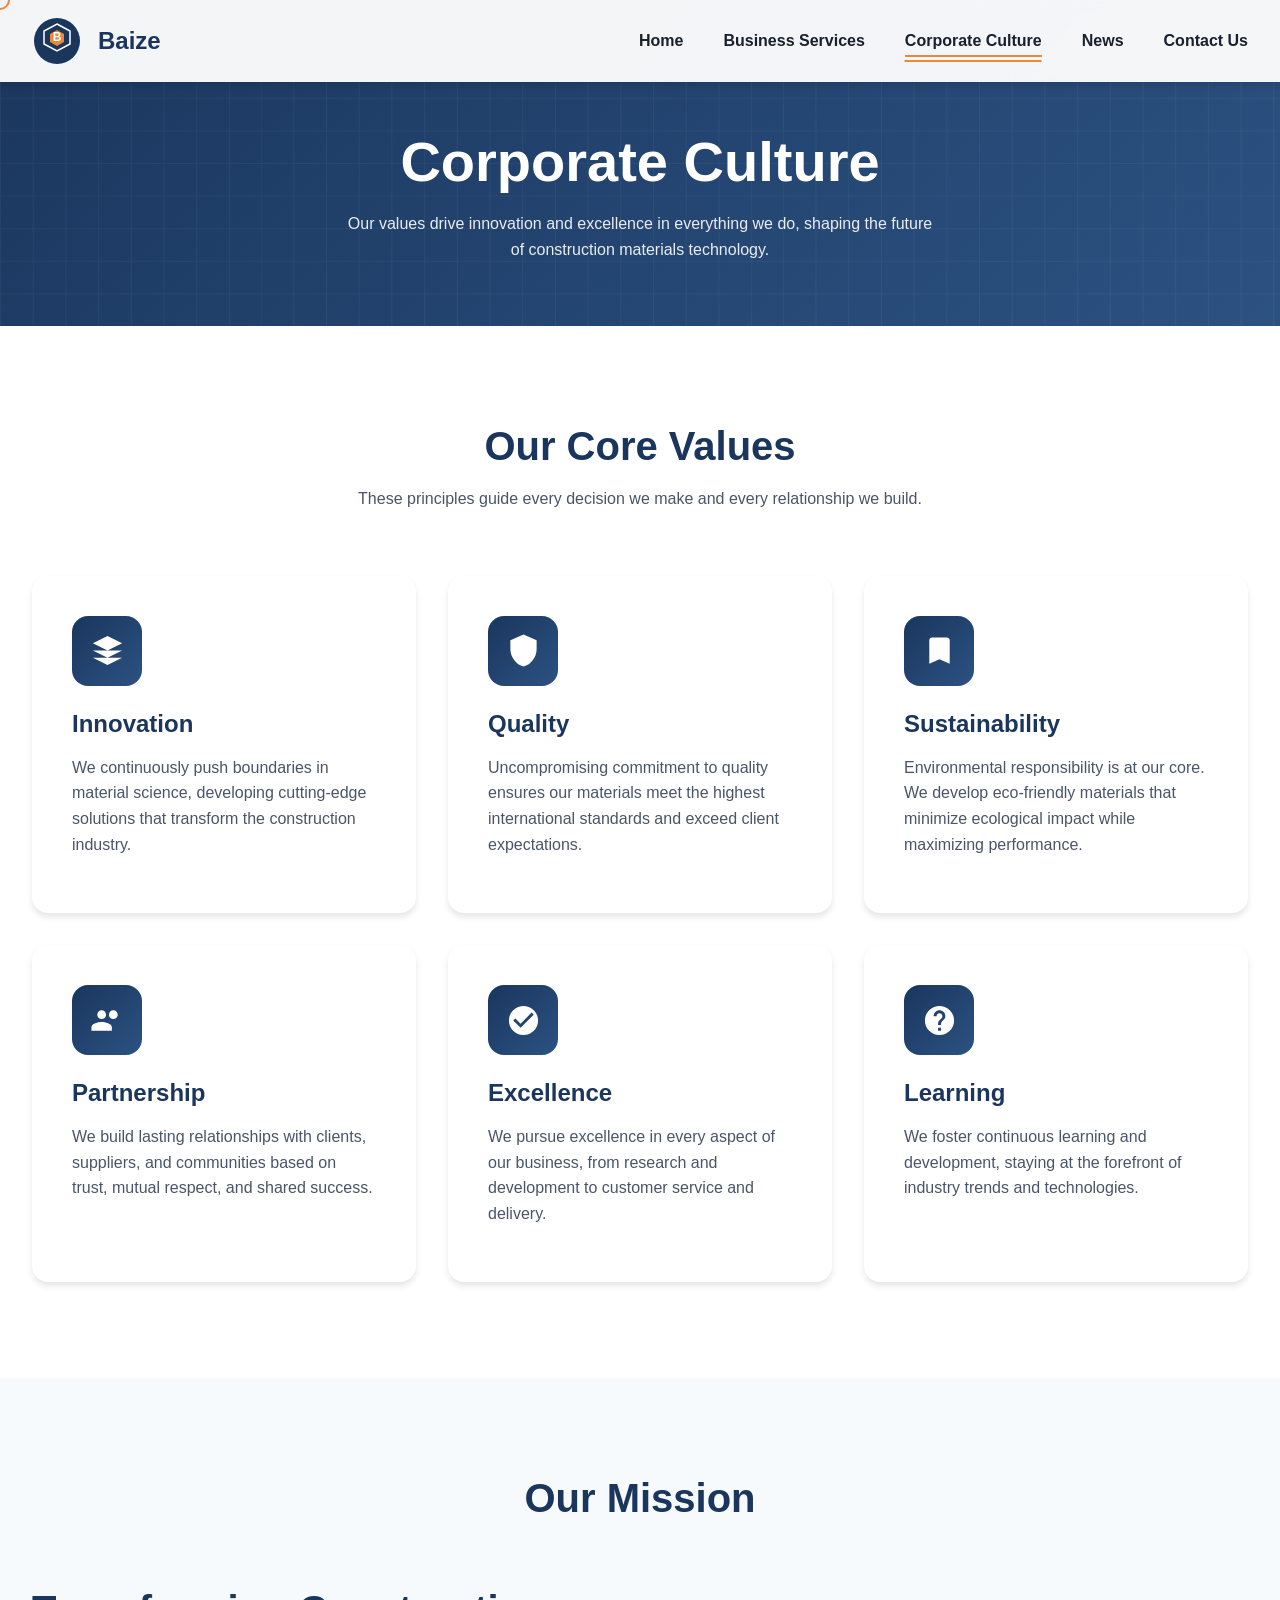
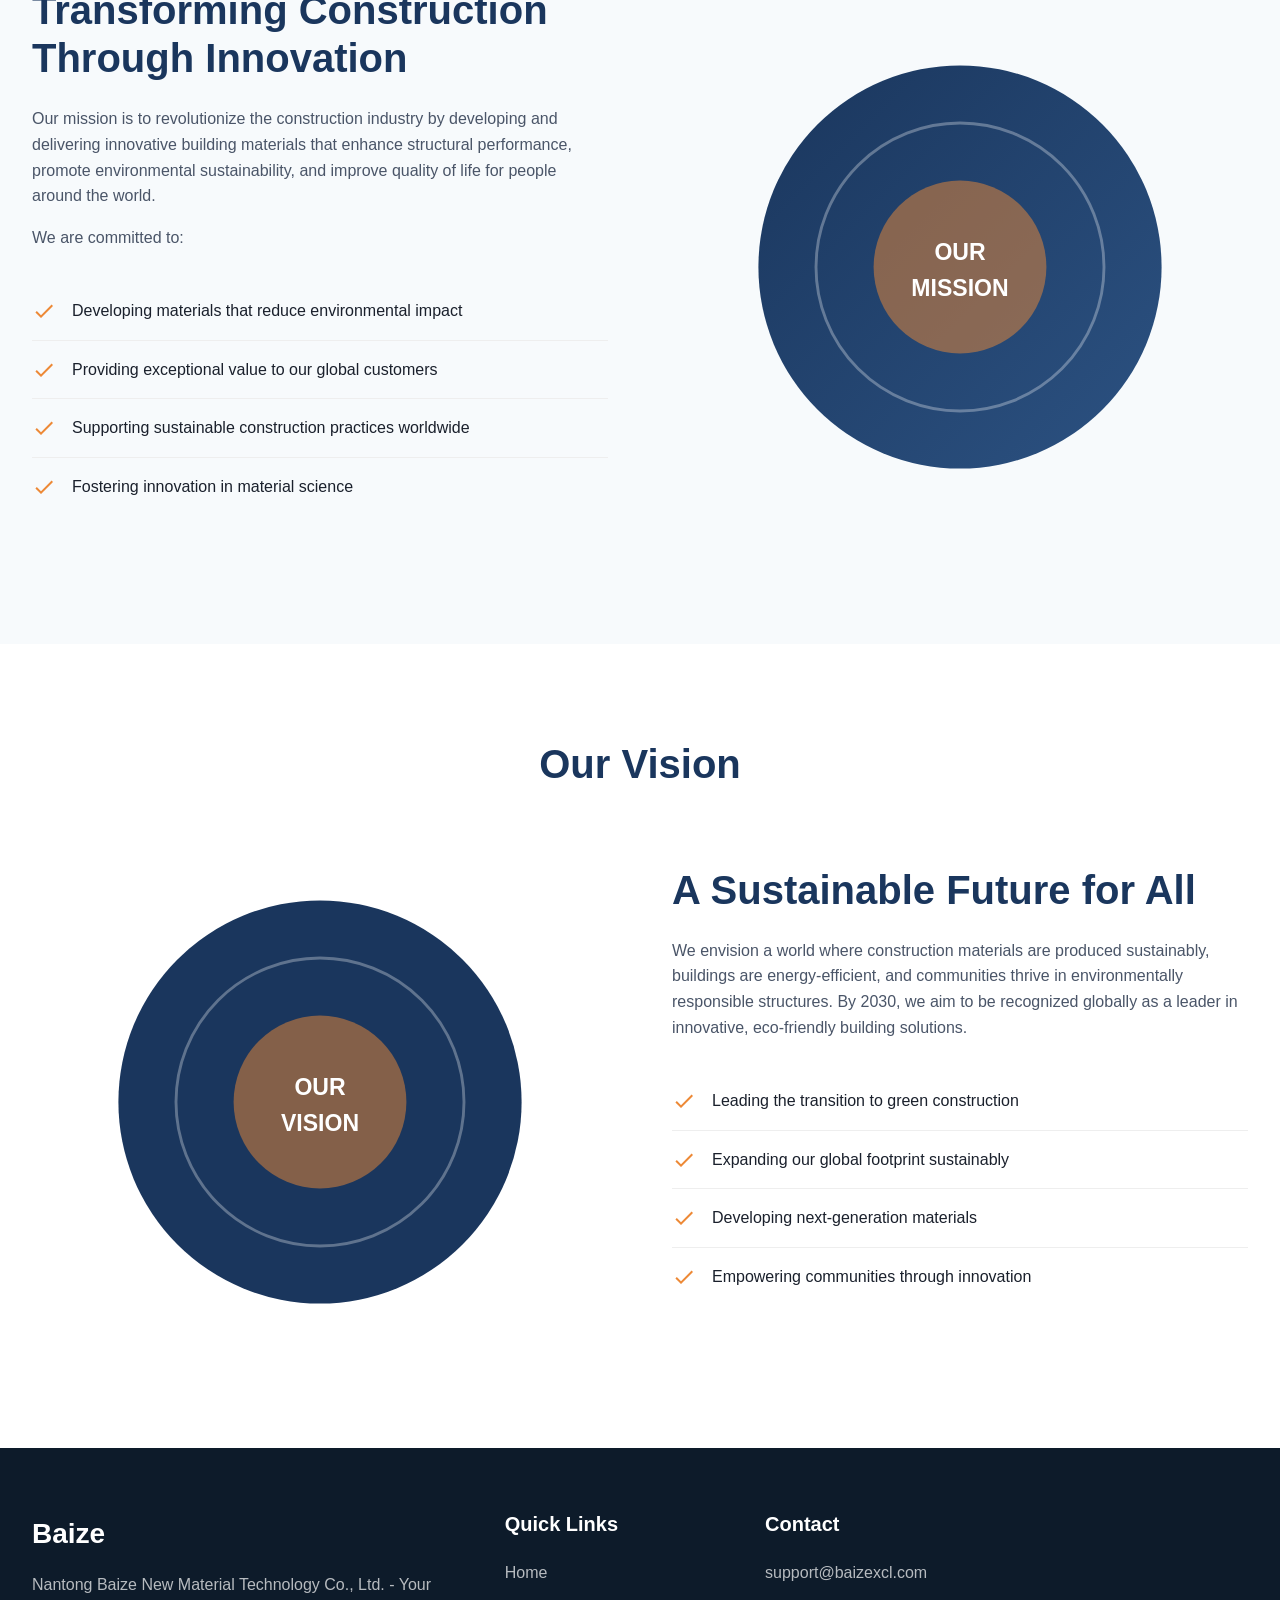
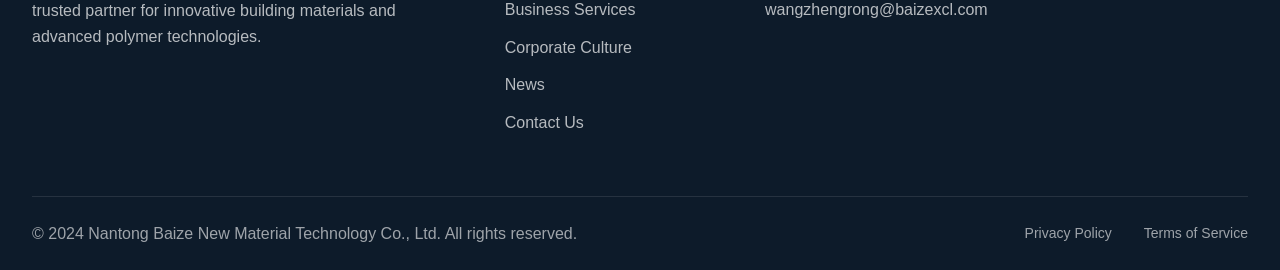
<file: culture.html>
<!DOCTYPE html>
<html lang="en">
<head>
    <meta charset="UTF-8">
    <meta name="viewport" content="width=device-width, initial-scale=1.0">
    <meta name="description" content="Baize Corporate Culture - Discover our commitment to innovation, sustainability, and excellence in the new materials technology industry.">
    <meta name="robots" content="index, follow">
    <link rel="canonical" href="https://baizexcl.com/culture.html">
    <title>Corporate Culture - Baize New Material Technology</title>
    <link rel="icon" type="image/svg+xml" href="images/logo.svg">
    <link rel="stylesheet" href="css/main.css">
    <link rel="stylesheet" href="css/animations.css">
</head>
<body>
    <header class="header">
        <nav class="nav-container">
            <a href="index.html" class="logo">
                <svg viewBox="0 0 50 50" xmlns="http://www.w3.org/2000/svg">
                    <circle cx="25" cy="25" r="23" fill="#1a365d"/>
                    <polygon points="25,8 38,15 38,28 25,35 12,28 12,15" fill="none" stroke="white" stroke-width="1.5"/>
                    <polygon points="25,14 32,18 32,26 25,30 18,26 18,18" fill="#ed8936"/>
                    <text x="25" y="25" font-family="Arial" font-size="12" font-weight="bold" fill="white" text-anchor="middle">B</text>
                </svg>
                <span class="logo-text">Baize</span>
            </a>
            <ul class="nav-menu">
                <li><a href="index.html" class="nav-link">Home</a></li>
                <li><a href="services.html" class="nav-link">Business Services</a></li>
                <li><a href="culture.html" class="nav-link active">Corporate Culture</a></li>
                <li><a href="news.html" class="nav-link">News</a></li>
                <li><a href="contact.html" class="nav-link">Contact Us</a></li>
            </ul>
            <div class="nav-toggle"><span></span><span></span><span></span></div>
        </nav>
    </header>

    <section class="page-header">
        <div class="container">
            <h1>Corporate Culture</h1>
            <p>Our values drive innovation and excellence in everything we do, shaping the future of construction materials technology.</p>
        </div>
    </section>

    <section class="section">
        <div class="container">
            <div class="section-header reveal">
                <h2>Our Core Values</h2>
                <p>These principles guide every decision we make and every relationship we build.</p>
            </div>
            <div class="features-grid">
                <div class="feature-card reveal stagger-1">
                    <div class="feature-icon">
                        <svg viewBox="0 0 24 24" fill="currentColor"><path d="M12 2L2 7l10 5 10-5-10-5zM2 17l10 5 10-5M2 12l10 5 10-5"/></svg>
                    </div>
                    <h4>Innovation</h4>
                    <p>We continuously push boundaries in material science, developing cutting-edge solutions that transform the construction industry.</p>
                </div>
                <div class="feature-card reveal stagger-2">
                    <div class="feature-icon">
                        <svg viewBox="0 0 24 24" fill="currentColor"><path d="M12 1L3 5v6c0 5.55 3.84 10.74 9 12 5.16-1.26 9-6.45 9-12V5l-9-4z"/></svg>
                    </div>
                    <h4>Quality</h4>
                    <p>Uncompromising commitment to quality ensures our materials meet the highest international standards and exceed client expectations.</p>
                </div>
                <div class="feature-card reveal stagger-3">
                    <div class="feature-icon">
                        <svg viewBox="0 0 24 24" fill="currentColor"><path d="M17 3H7c-1.1 0-2 .9-2 2v16l7-3 7 3V5c0-1.1-.9-2-2-2z"/></svg>
                    </div>
                    <h4>Sustainability</h4>
                    <p>Environmental responsibility is at our core. We develop eco-friendly materials that minimize ecological impact while maximizing performance.</p>
                </div>
                <div class="feature-card reveal stagger-4">
                    <div class="feature-icon">
                        <svg viewBox="0 0 24 24" fill="currentColor"><path d="M16 11c1.66 0 2.99-1.34 2.99-3S17.66 5 16 5c-1.66 0-3 1.34-3 3s1.34 3 3 3zm-8 0c1.66 0 2.99-1.34 2.99-3S9.66 5 8 5C6.34 5 5 6.34 5 8s1.34 3 3 3zm0 2c-2.33 0-7 1.17-7 3.5V19h14v-2.5c0-2.33-4.67-3.5-7-3.5z"/></svg>
                    </div>
                    <h4>Partnership</h4>
                    <p>We build lasting relationships with clients, suppliers, and communities based on trust, mutual respect, and shared success.</p>
                </div>
                <div class="feature-card reveal stagger-5">
                    <div class="feature-icon">
                        <svg viewBox="0 0 24 24" fill="currentColor"><path d="M12 2C6.48 2 2 6.48 2 12s4.48 10 10 10 10-4.48 10-10S17.52 2 12 2zm-2 15l-5-5 1.41-1.41L10 14.17l7.59-7.59L19 8l-9 9z"/></svg>
                    </div>
                    <h4>Excellence</h4>
                    <p>We pursue excellence in every aspect of our business, from research and development to customer service and delivery.</p>
                </div>
                <div class="feature-card reveal stagger-6">
                    <div class="feature-icon">
                        <svg viewBox="0 0 24 24" fill="currentColor"><path d="M12 2C6.48 2 2 6.48 2 12s4.48 10 10 10 10-4.48 10-10S17.52 2 12 2zm1 17h-2v-2h2v2zm2.07-7.75l-.9.92C13.45 12.9 13 13.5 13 15h-2v-.5c0-1.1.45-2.1 1.17-2.83l1.24-1.26c.37-.36.59-.86.59-1.41 0-1.1-.9-2-2-2s-2 .9-2 2H8c0-2.21 1.79-4 4-4s4 1.79 4 4c0 .88-.36 1.68-.93 2.25z"/></svg>
                    </div>
                    <h4>Learning</h4>
                    <p>We foster continuous learning and development, staying at the forefront of industry trends and technologies.</p>
                </div>
            </div>
        </div>
    </section>

    <section class="section section-light">
        <div class="container">
            <div class="section-header reveal">
                <h2>Our Mission</h2>
            </div>
            <div class="app-showcase">
                <div class="app-info reveal-left">
                    <h2>Transforming Construction Through Innovation</h2>
                    <p>Our mission is to revolutionize the construction industry by developing and delivering innovative building materials that enhance structural performance, promote environmental sustainability, and improve quality of life for people around the world.</p>
                    <p>We are committed to:</p>
                    <ul class="app-features">
                        <li><svg viewBox="0 0 24 24"><path d="M9 16.17L4.83 12l-1.42 1.41L9 19 21 7l-1.41-1.41L9 16.17z"/></svg><span>Developing materials that reduce environmental impact</span></li>
                        <li><svg viewBox="0 0 24 24"><path d="M9 16.17L4.83 12l-1.42 1.41L9 19 21 7l-1.41-1.41L9 16.17z"/></svg><span>Providing exceptional value to our global customers</span></li>
                        <li><svg viewBox="0 0 24 24"><path d="M9 16.17L4.83 12l-1.42 1.41L9 19 21 7l-1.41-1.41L9 16.17z"/></svg><span>Supporting sustainable construction practices worldwide</span></li>
                        <li><svg viewBox="0 0 24 24"><path d="M9 16.17L4.83 12l-1.42 1.41L9 19 21 7l-1.41-1.41L9 16.17z"/></svg><span>Fostering innovation in material science</span></li>
                    </ul>
                </div>
                <div class="app-mockup reveal-right">
                    <svg viewBox="0 0 400 300" xmlns="http://www.w3.org/2000/svg" style="width:100%;height:auto;">
                        <defs><linearGradient id="missionGrad" x1="0%" y1="0%" x2="100%" y2="100%"><stop offset="0%" style="stop-color:#1a365d"/><stop offset="100%" style="stop-color:#2c5282"/></linearGradient></defs>
                        <circle cx="200" cy="150" r="140" fill="url(#missionGrad)"/>
                        <circle cx="200" cy="150" r="100" fill="none" stroke="white" stroke-width="2" opacity="0.3"/>
                        <circle cx="200" cy="150" r="60" fill="#ed8936" opacity="0.5"/>
                        <text x="200" y="145" font-family="Arial" font-size="16" font-weight="bold" fill="white" text-anchor="middle">OUR</text>
                        <text x="200" y="170" font-family="Arial" font-size="16" font-weight="bold" fill="white" text-anchor="middle">MISSION</text>
                    </svg>
                </div>
            </div>
        </div>
    </section>

    <section class="section">
        <div class="container">
            <div class="section-header reveal">
                <h2>Our Vision</h2>
            </div>
            <div class="app-showcase">
                <div class="app-mockup reveal-left">
                    <svg viewBox="0 0 400 300" xmlns="http://www.w3.org/2000/svg" style="width:100%;height:auto;">
                        <circle cx="200" cy="150" r="140" fill="#1a365d"/>
                        <circle cx="200" cy="150" r="100" fill="none" stroke="white" stroke-width="2" opacity="0.3"/>
                        <circle cx="200" cy="150" r="60" fill="#ed8936" opacity="0.5"/>
                        <text x="200" y="145" font-family="Arial" font-size="16" font-weight="bold" fill="white" text-anchor="middle">OUR</text>
                        <text x="200" y="170" font-family="Arial" font-size="16" font-weight="bold" fill="white" text-anchor="middle">VISION</text>
                    </svg>
                </div>
                <div class="app-info reveal-right">
                    <h2>A Sustainable Future for All</h2>
                    <p>We envision a world where construction materials are produced sustainably, buildings are energy-efficient, and communities thrive in environmentally responsible structures. By 2030, we aim to be recognized globally as a leader in innovative, eco-friendly building solutions.</p>
                    <ul class="app-features">
                        <li><svg viewBox="0 0 24 24"><path d="M9 16.17L4.83 12l-1.42 1.41L9 19 21 7l-1.41-1.41L9 16.17z"/></svg><span>Leading the transition to green construction</span></li>
                        <li><svg viewBox="0 0 24 24"><path d="M9 16.17L4.83 12l-1.42 1.41L9 19 21 7l-1.41-1.41L9 16.17z"/></svg><span>Expanding our global footprint sustainably</span></li>
                        <li><svg viewBox="0 0 24 24"><path d="M9 16.17L4.83 12l-1.42 1.41L9 19 21 7l-1.41-1.41L9 16.17z"/></svg><span>Developing next-generation materials</span></li>
                        <li><svg viewBox="0 0 24 24"><path d="M9 16.17L4.83 12l-1.42 1.41L9 19 21 7l-1.41-1.41L9 16.17z"/></svg><span>Empowering communities through innovation</span></li>
                    </ul>
                </div>
            </div>
        </div>
    </section>

    <footer class="footer">
        <div class="container">
            <div class="footer-grid">
                <div class="footer-brand">
                    <span class="logo-text" style="font-size:1.75rem;display:block;margin-bottom:1rem;">Baize</span>
                    <p>Nantong Baize New Material Technology Co., Ltd. - Your trusted partner for innovative building materials and advanced polymer technologies.</p>
                </div>
                <div class="footer-links">
                    <h5>Quick Links</h5>
                    <ul>
                        <li><a href="index.html">Home</a></li>
                        <li><a href="services.html">Business Services</a></li>
                        <li><a href="culture.html">Corporate Culture</a></li>
                        <li><a href="news.html">News</a></li>
                        <li><a href="contact.html">Contact Us</a></li>
                    </ul>
                </div>
                <div class="footer-links">
                    <h5>Contact</h5>
                    <ul>
                        <li><a href="mailto:support@baizexcl.com">support@baizexcl.com</a></li>
                        <li><a href="mailto:wangzhengrong@baizexcl.com">wangzhengrong@baizexcl.com</a></li>
                    </ul>
                </div>
            </div>
            <div class="footer-bottom">
                <p>&copy; 2024 Nantong Baize New Material Technology Co., Ltd. All rights reserved.</p>
                <div class="footer-legal">
                    <a href="privacy-policy.html">Privacy Policy</a>
                    <a href="terms-of-service.html">Terms of Service</a>
                </div>
            </div>
        </div>
    </footer>
    <script src="js/main.js"></script>
</body>
</html>
</file>
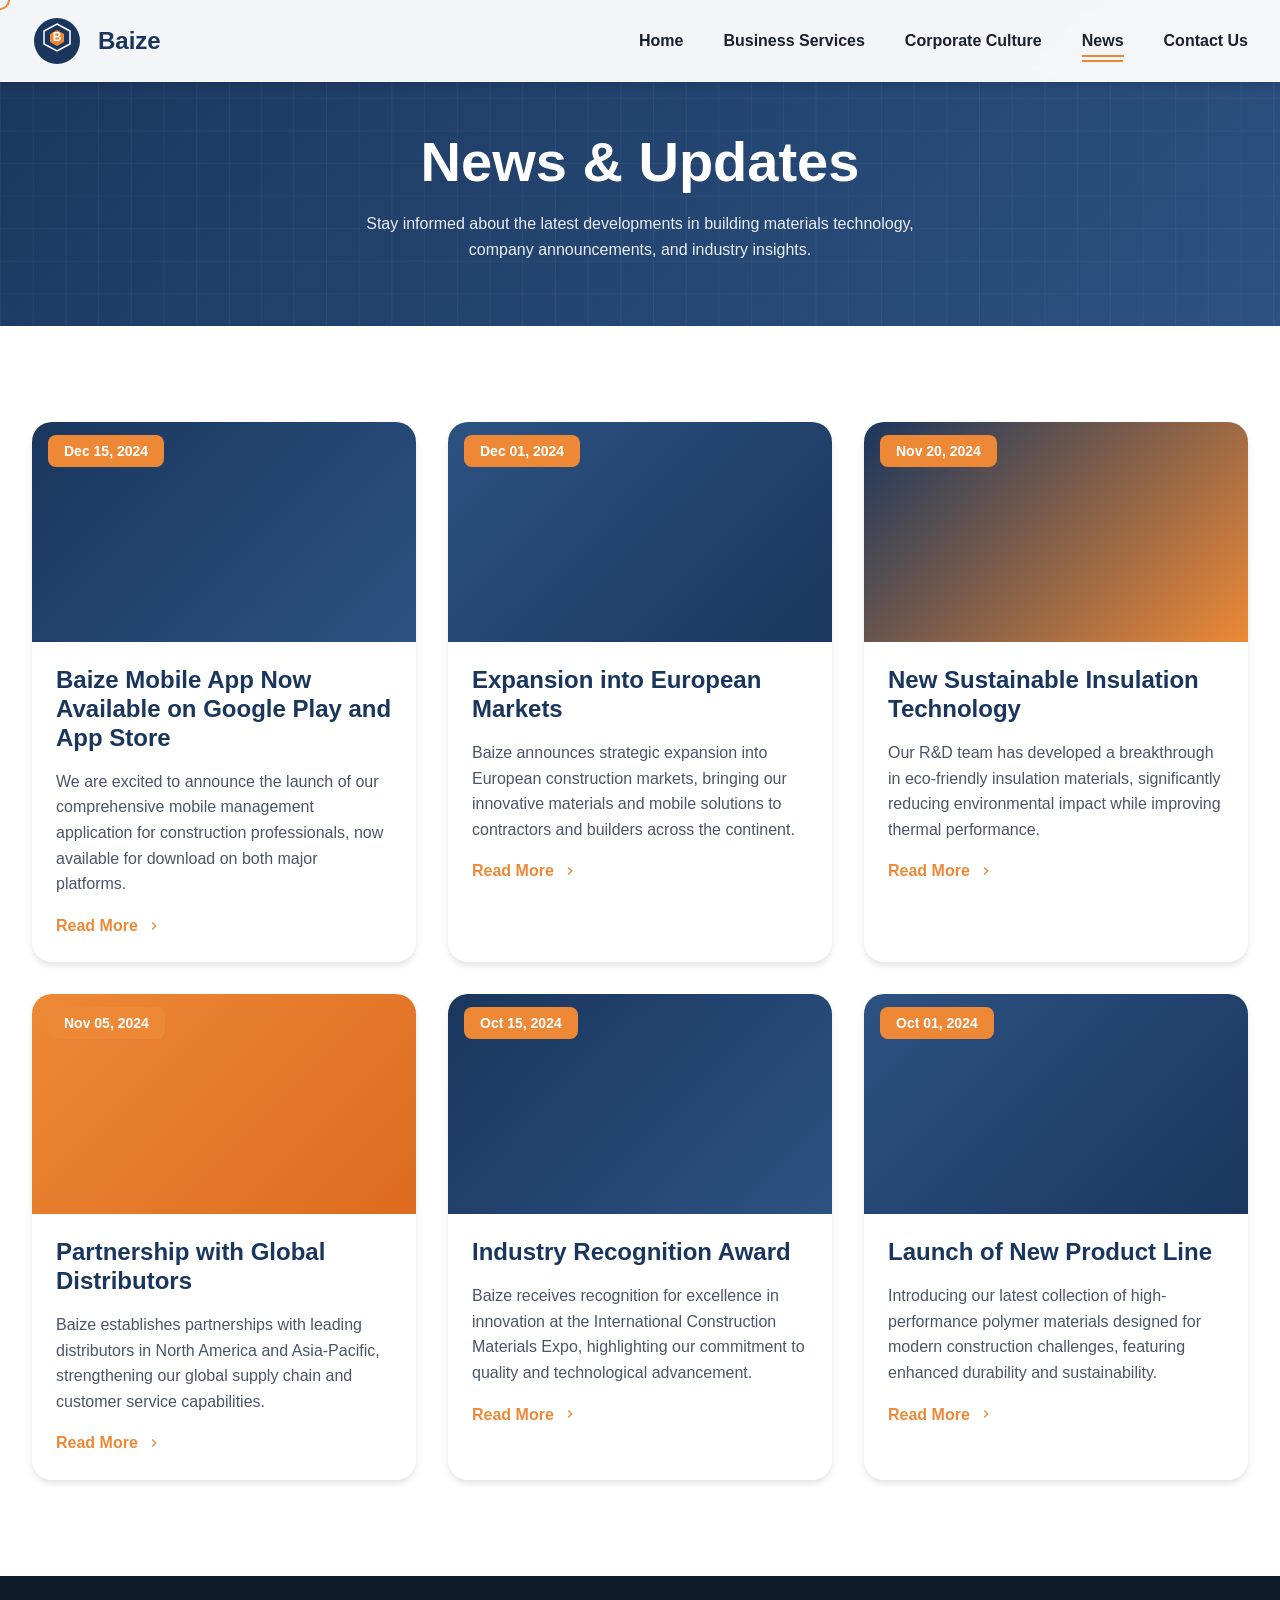
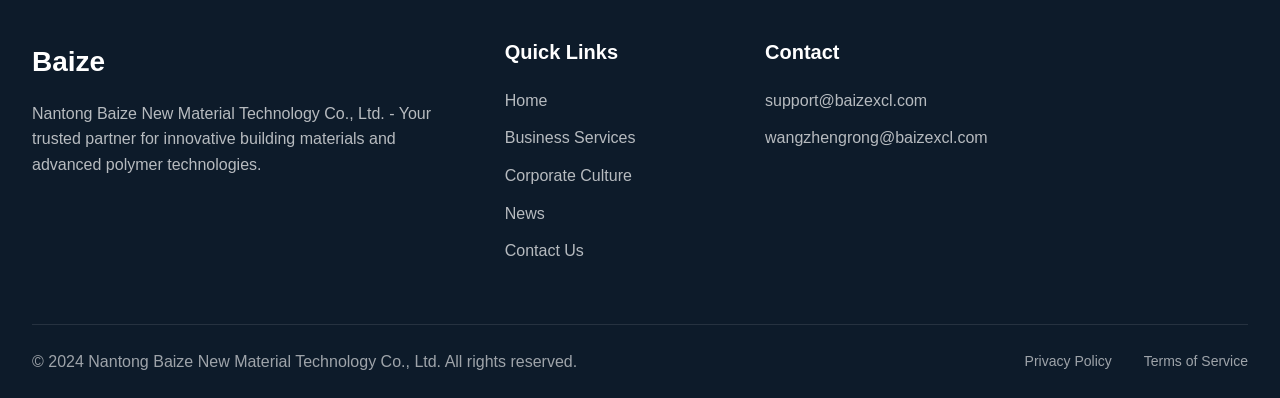
<file: news.html>
<!DOCTYPE html>
<html lang="en">
<head>
    <meta charset="UTF-8">
    <meta name="viewport" content="width=device-width, initial-scale=1.0">
    <meta name="description" content="Baize News - Stay updated with the latest developments in building materials technology, company announcements, and industry insights.">
    <meta name="robots" content="index, follow">
    <link rel="canonical" href="https://baizexcl.com/news.html">
    <title>News & Updates - Baize New Material Technology</title>
    <link rel="icon" type="image/svg+xml" href="images/logo.svg">
    <link rel="stylesheet" href="css/main.css">
    <link rel="stylesheet" href="css/animations.css">
</head>
<body>
    <header class="header">
        <nav class="nav-container">
            <a href="index.html" class="logo">
                <svg viewBox="0 0 50 50" xmlns="http://www.w3.org/2000/svg">
                    <circle cx="25" cy="25" r="23" fill="#1a365d"/>
                    <polygon points="25,8 38,15 38,28 25,35 12,28 12,15" fill="none" stroke="white" stroke-width="1.5"/>
                    <polygon points="25,14 32,18 32,26 25,30 18,26 18,18" fill="#ed8936"/>
                    <text x="25" y="25" font-family="Arial" font-size="12" font-weight="bold" fill="white" text-anchor="middle">B</text>
                </svg>
                <span class="logo-text">Baize</span>
            </a>
            <ul class="nav-menu">
                <li><a href="index.html" class="nav-link">Home</a></li>
                <li><a href="services.html" class="nav-link">Business Services</a></li>
                <li><a href="culture.html" class="nav-link">Corporate Culture</a></li>
                <li><a href="news.html" class="nav-link active">News</a></li>
                <li><a href="contact.html" class="nav-link">Contact Us</a></li>
            </ul>
            <div class="nav-toggle"><span></span><span></span><span></span></div>
        </nav>
    </header>

    <section class="page-header">
        <div class="container">
            <h1>News & Updates</h1>
            <p>Stay informed about the latest developments in building materials technology, company announcements, and industry insights.</p>
        </div>
    </section>

    <section class="section">
        <div class="container">
            <div class="news-grid">
                <article class="news-card reveal stagger-1">
                    <div class="news-image" style="background: linear-gradient(135deg, #1a365d, #2c5282);">
                        <span class="news-date">Dec 15, 2024</span>
                    </div>
                    <div class="news-content">
                        <h4>Baize Mobile App Now Available on Google Play and App Store</h4>
                        <p>We are excited to announce the launch of our comprehensive mobile management application for construction professionals, now available for download on both major platforms.</p>
                        <a href="#" class="news-link">
                            Read More
                            <svg width="16" height="16" viewBox="0 0 24 24" fill="currentColor"><path d="M8.59 16.59L13.17 12 8.59 7.41 10 6l6 6-6 6-1.41-1.41z"/></svg>
                        </a>
                    </div>
                </article>
                
                <article class="news-card reveal stagger-2">
                    <div class="news-image" style="background: linear-gradient(135deg, #2c5282, #1a365d);">
                        <span class="news-date">Dec 01, 2024</span>
                    </div>
                    <div class="news-content">
                        <h4>Expansion into European Markets</h4>
                        <p>Baize announces strategic expansion into European construction markets, bringing our innovative materials and mobile solutions to contractors and builders across the continent.</p>
                        <a href="#" class="news-link">
                            Read More
                            <svg width="16" height="16" viewBox="0 0 24 24" fill="currentColor"><path d="M8.59 16.59L13.17 12 8.59 7.41 10 6l6 6-6 6-1.41-1.41z"/></svg>
                        </a>
                    </div>
                </article>
                
                <article class="news-card reveal stagger-3">
                    <div class="news-image" style="background: linear-gradient(135deg, #1a365d, #ed8936);">
                        <span class="news-date">Nov 20, 2024</span>
                    </div>
                    <div class="news-content">
                        <h4>New Sustainable Insulation Technology</h4>
                        <p>Our R&D team has developed a breakthrough in eco-friendly insulation materials, significantly reducing environmental impact while improving thermal performance.</p>
                        <a href="#" class="news-link">
                            Read More
                            <svg width="16" height="16" viewBox="0 0 24 24" fill="currentColor"><path d="M8.59 16.59L13.17 12 8.59 7.41 10 6l6 6-6 6-1.41-1.41z"/></svg>
                        </a>
                    </div>
                </article>
                
                <article class="news-card reveal stagger-4">
                    <div class="news-image" style="background: linear-gradient(135deg, #ed8936, #dd6b20);">
                        <span class="news-date">Nov 05, 2024</span>
                    </div>
                    <div class="news-content">
                        <h4>Partnership with Global Distributors</h4>
                        <p>Baize establishes partnerships with leading distributors in North America and Asia-Pacific, strengthening our global supply chain and customer service capabilities.</p>
                        <a href="#" class="news-link">
                            Read More
                            <svg width="16" height="16" viewBox="0 0 24 24" fill="currentColor"><path d="M8.59 16.59L13.17 12 8.59 7.41 10 6l6 6-6 6-1.41-1.41z"/></svg>
                        </a>
                    </div>
                </article>
                
                <article class="news-card reveal stagger-5">
                    <div class="news-image" style="background: linear-gradient(135deg, #1a365d, #2c5282);">
                        <span class="news-date">Oct 15, 2024</span>
                    </div>
                    <div class="news-content">
                        <h4>Industry Recognition Award</h4>
                        <p>Baize receives recognition for excellence in innovation at the International Construction Materials Expo, highlighting our commitment to quality and technological advancement.</p>
                        <a href="#" class="news-link">
                            Read More
                            <svg width="16" height="16" viewBox="0 0 24 24" fill="currentColor"><path d="M8.59 16.59L13.17 12 8.59 7.41 10 6l6 6-6 6-1.41-1.41z"/></svg>
                        </a>
                    </div>
                </article>
                
                <article class="news-card reveal stagger-6">
                    <div class="news-image" style="background: linear-gradient(135deg, #2c5282, #1a365d);">
                        <span class="news-date">Oct 01, 2024</span>
                    </div>
                    <div class="news-content">
                        <h4>Launch of New Product Line</h4>
                        <p>Introducing our latest collection of high-performance polymer materials designed for modern construction challenges, featuring enhanced durability and sustainability.</p>
                        <a href="#" class="news-link">
                            Read More
                            <svg width="16" height="16" viewBox="0 0 24 24" fill="currentColor"><path d="M8.59 16.59L13.17 12 8.59 7.41 10 6l6 6-6 6-1.41-1.41z"/></svg>
                        </a>
                    </div>
                </article>
            </div>
        </div>
    </section>

    <footer class="footer">
        <div class="container">
            <div class="footer-grid">
                <div class="footer-brand">
                    <span class="logo-text" style="font-size:1.75rem;display:block;margin-bottom:1rem;">Baize</span>
                    <p>Nantong Baize New Material Technology Co., Ltd. - Your trusted partner for innovative building materials and advanced polymer technologies.</p>
                </div>
                <div class="footer-links">
                    <h5>Quick Links</h5>
                    <ul>
                        <li><a href="index.html">Home</a></li>
                        <li><a href="services.html">Business Services</a></li>
                        <li><a href="culture.html">Corporate Culture</a></li>
                        <li><a href="news.html">News</a></li>
                        <li><a href="contact.html">Contact Us</a></li>
                    </ul>
                </div>
                <div class="footer-links">
                    <h5>Contact</h5>
                    <ul>
                        <li><a href="mailto:support@baizexcl.com">support@baizexcl.com</a></li>
                        <li><a href="mailto:wangzhengrong@baizexcl.com">wangzhengrong@baizexcl.com</a></li>
                    </ul>
                </div>
            </div>
            <div class="footer-bottom">
                <p>&copy; 2024 Nantong Baize New Material Technology Co., Ltd. All rights reserved.</p>
                <div class="footer-legal">
                    <a href="privacy-policy.html">Privacy Policy</a>
                    <a href="terms-of-service.html">Terms of Service</a>
                </div>
            </div>
        </div>
    </footer>
    <script src="js/main.js"></script>
</body>
</html>
</file>
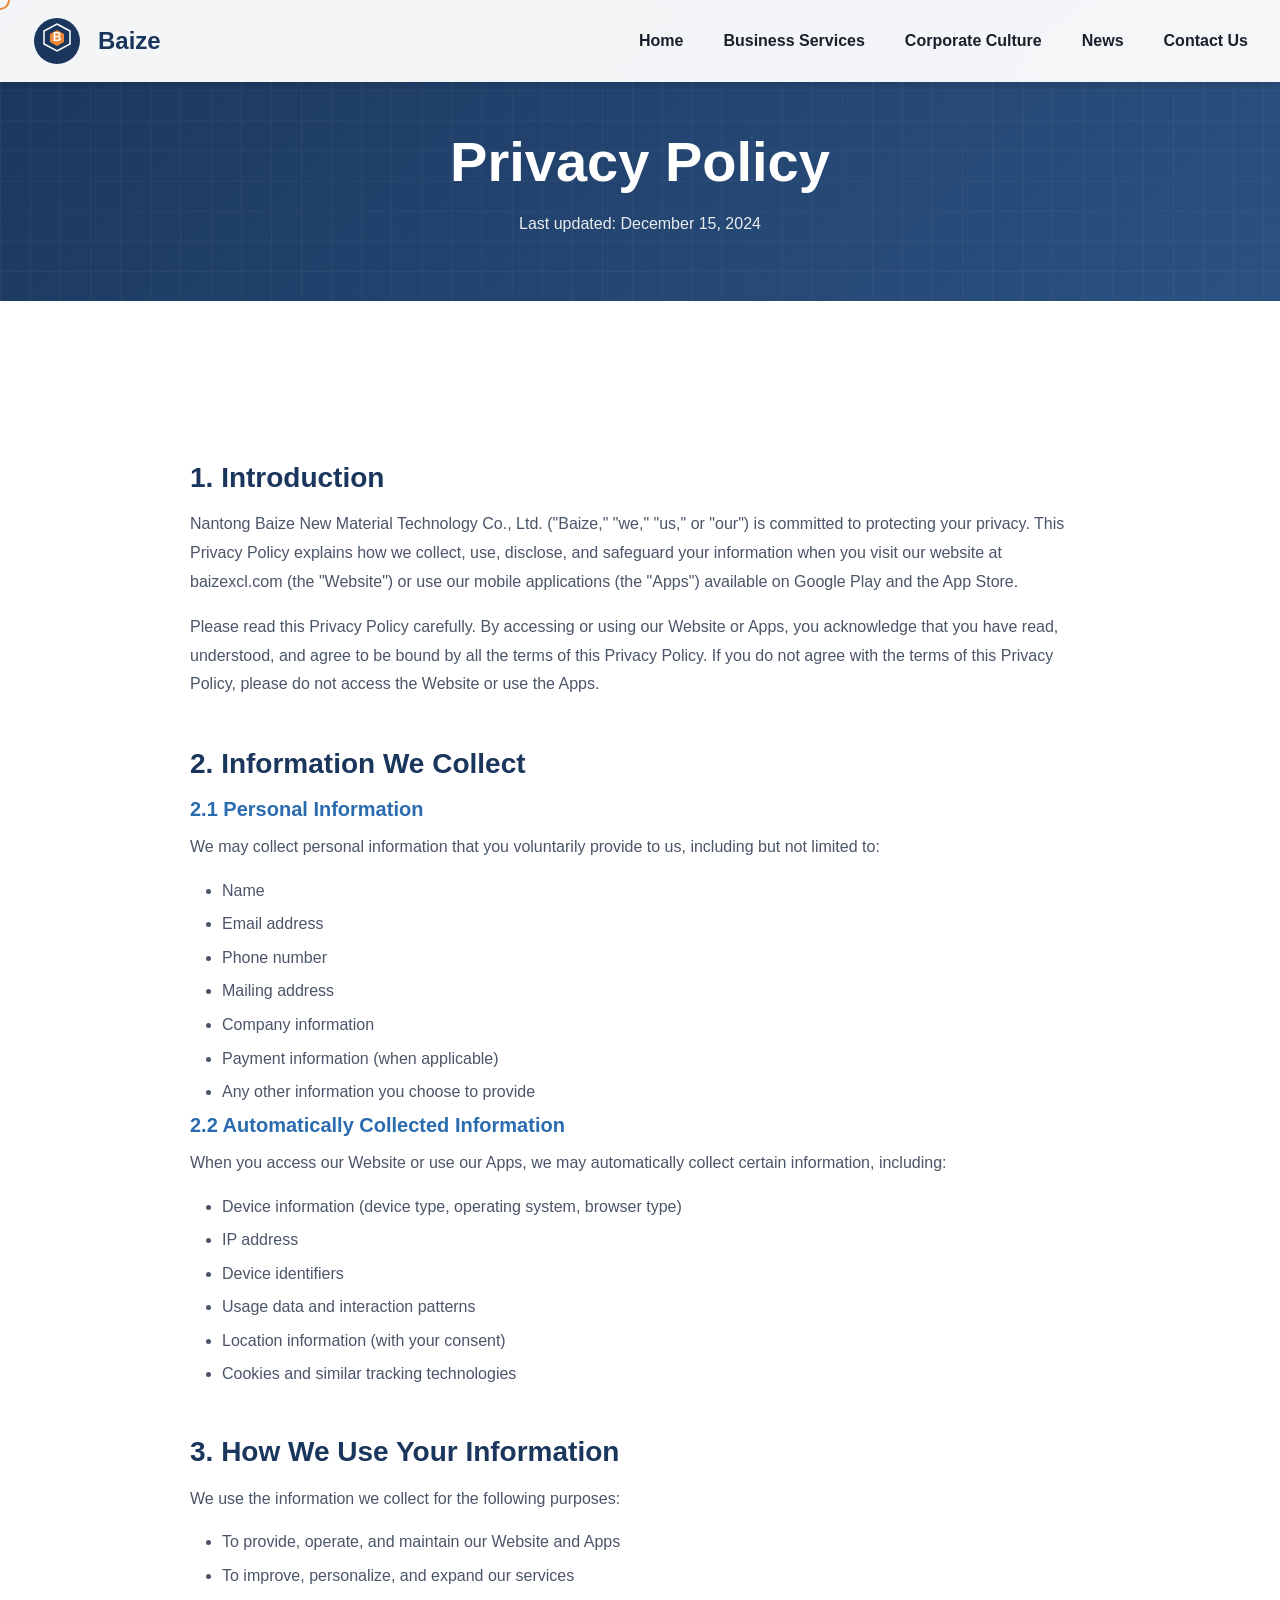
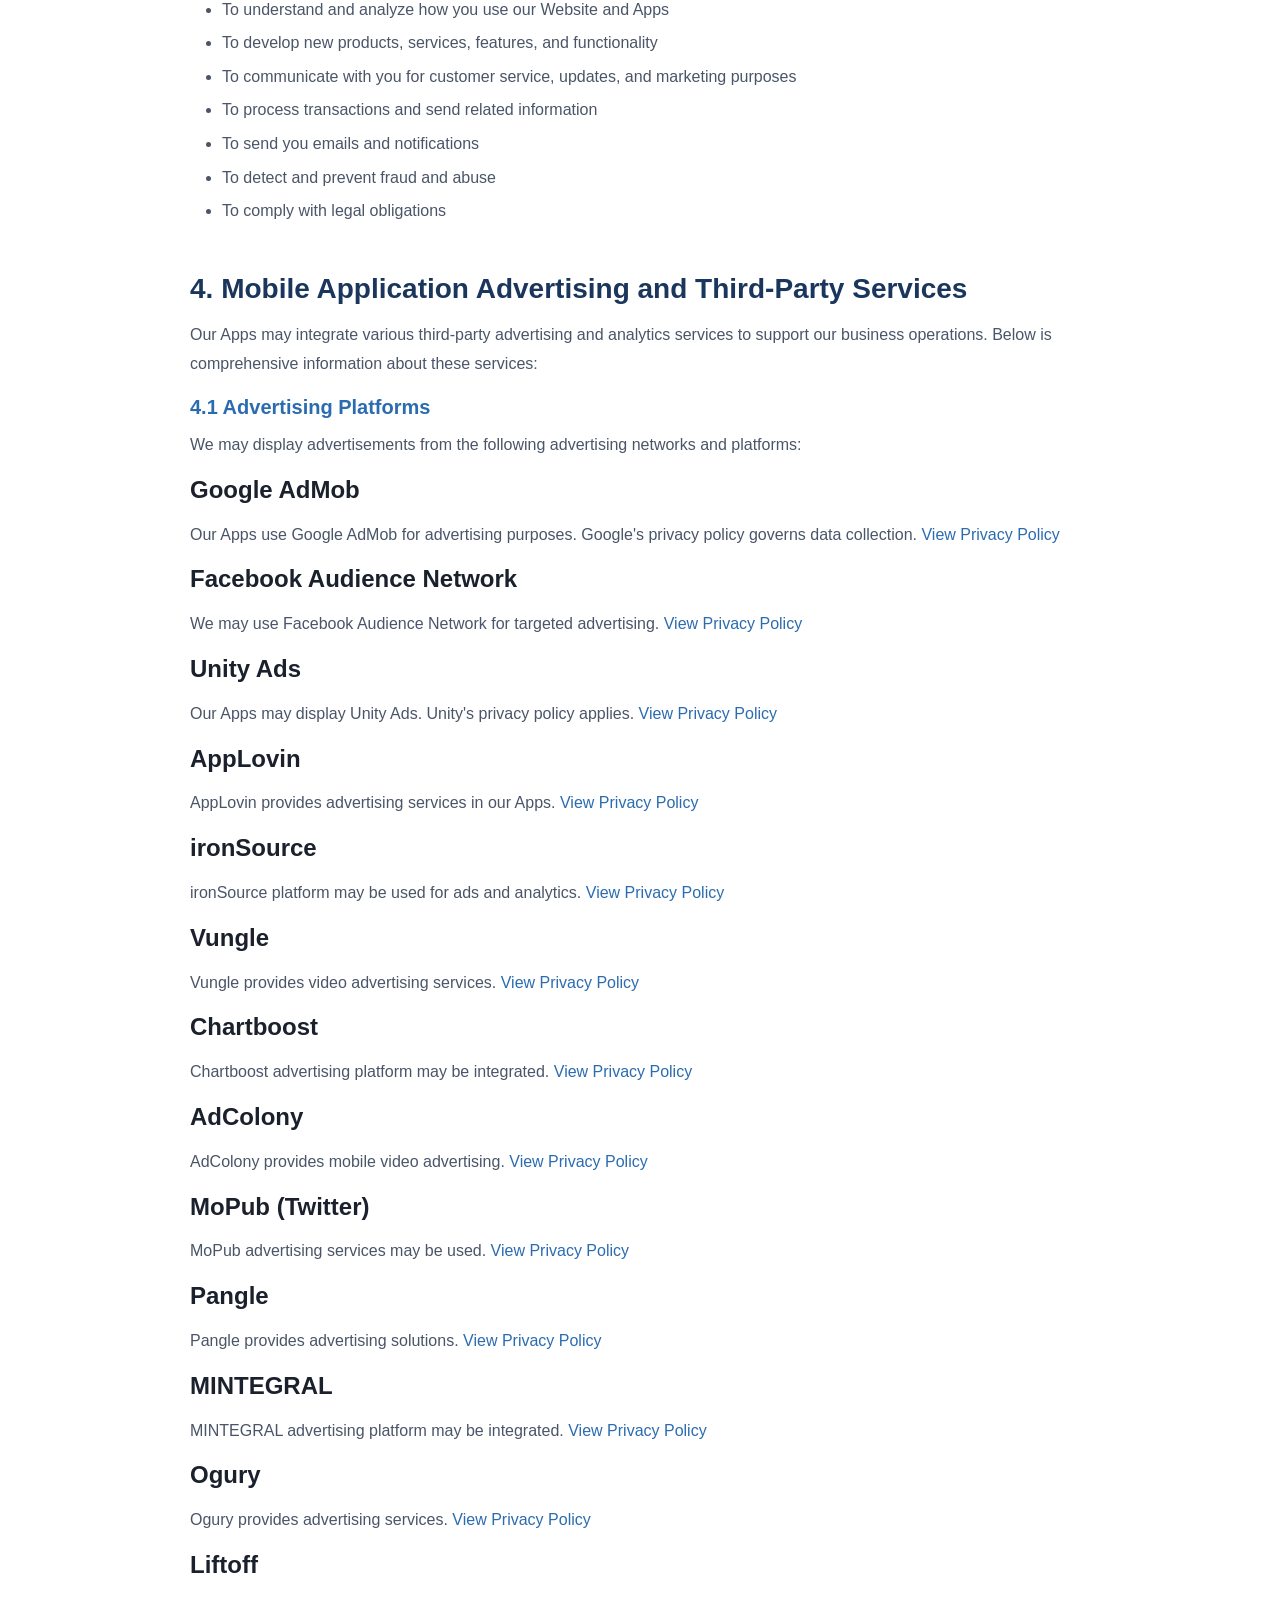
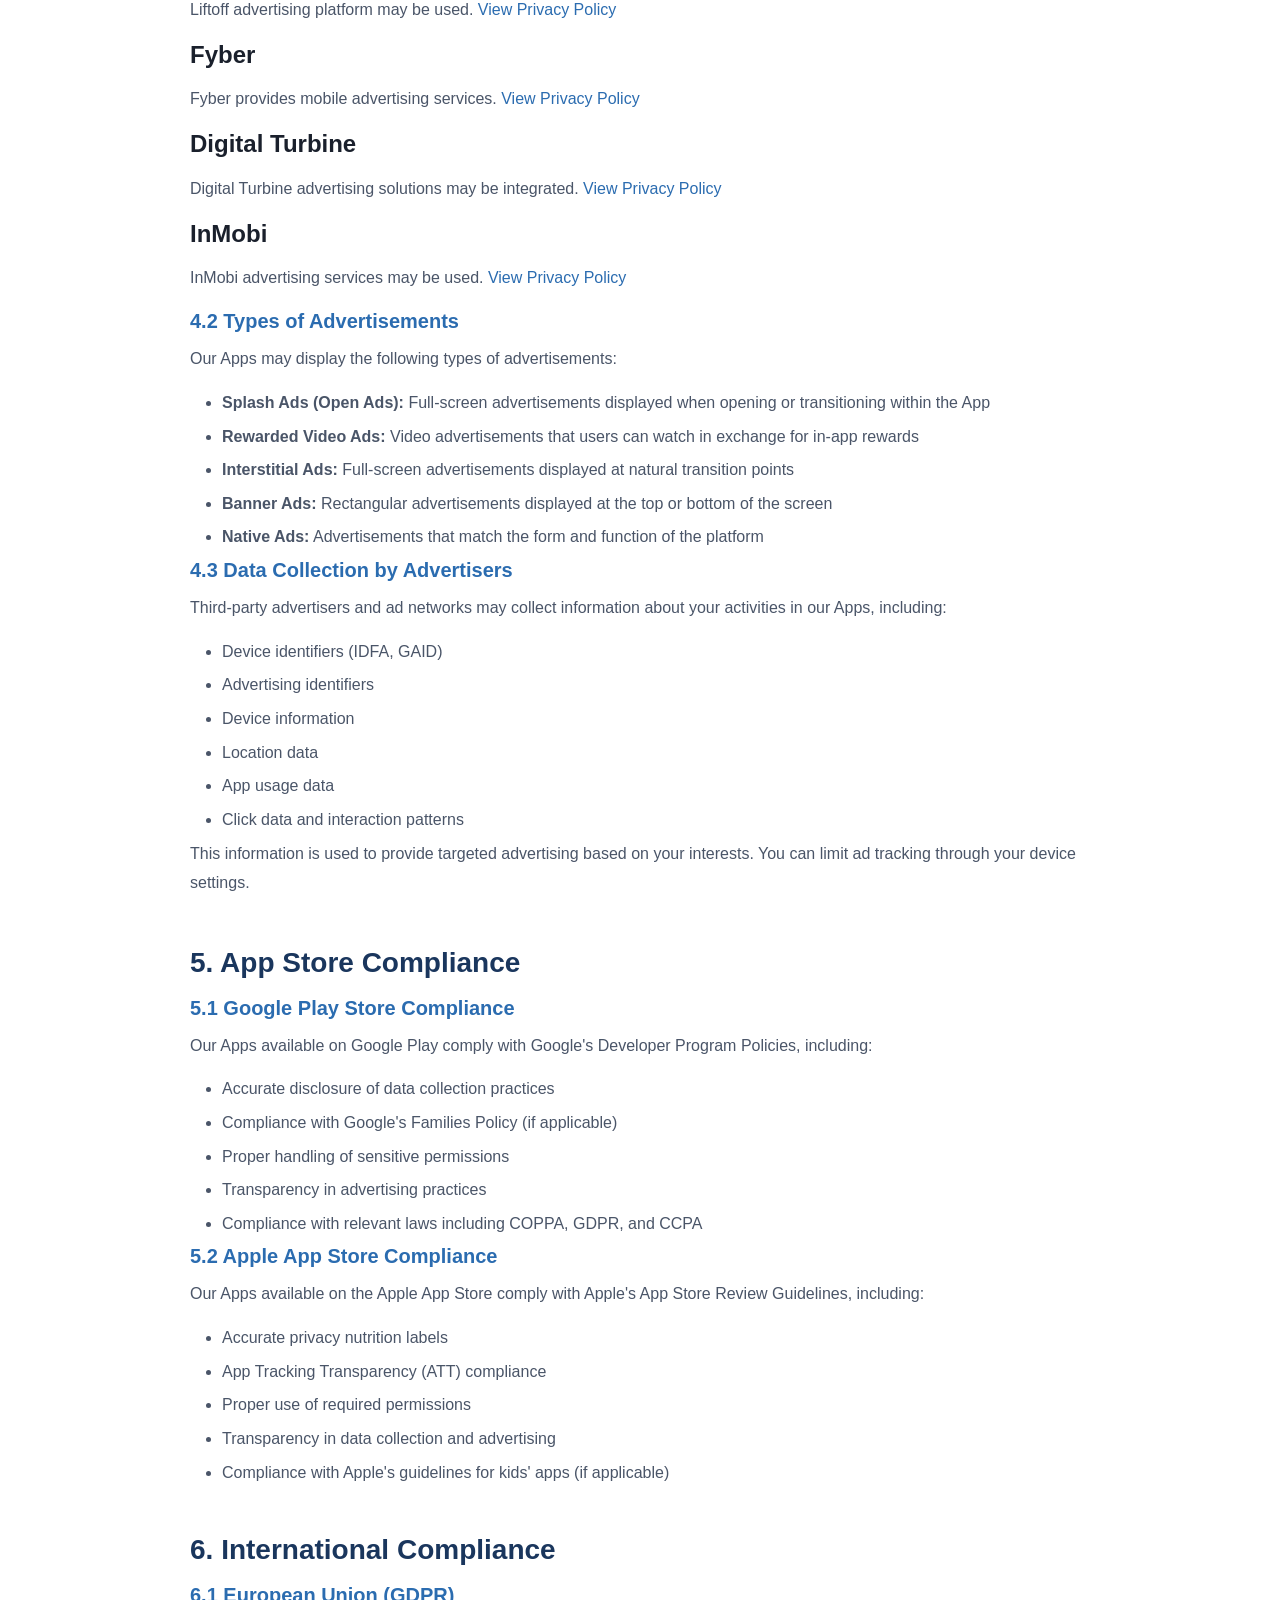
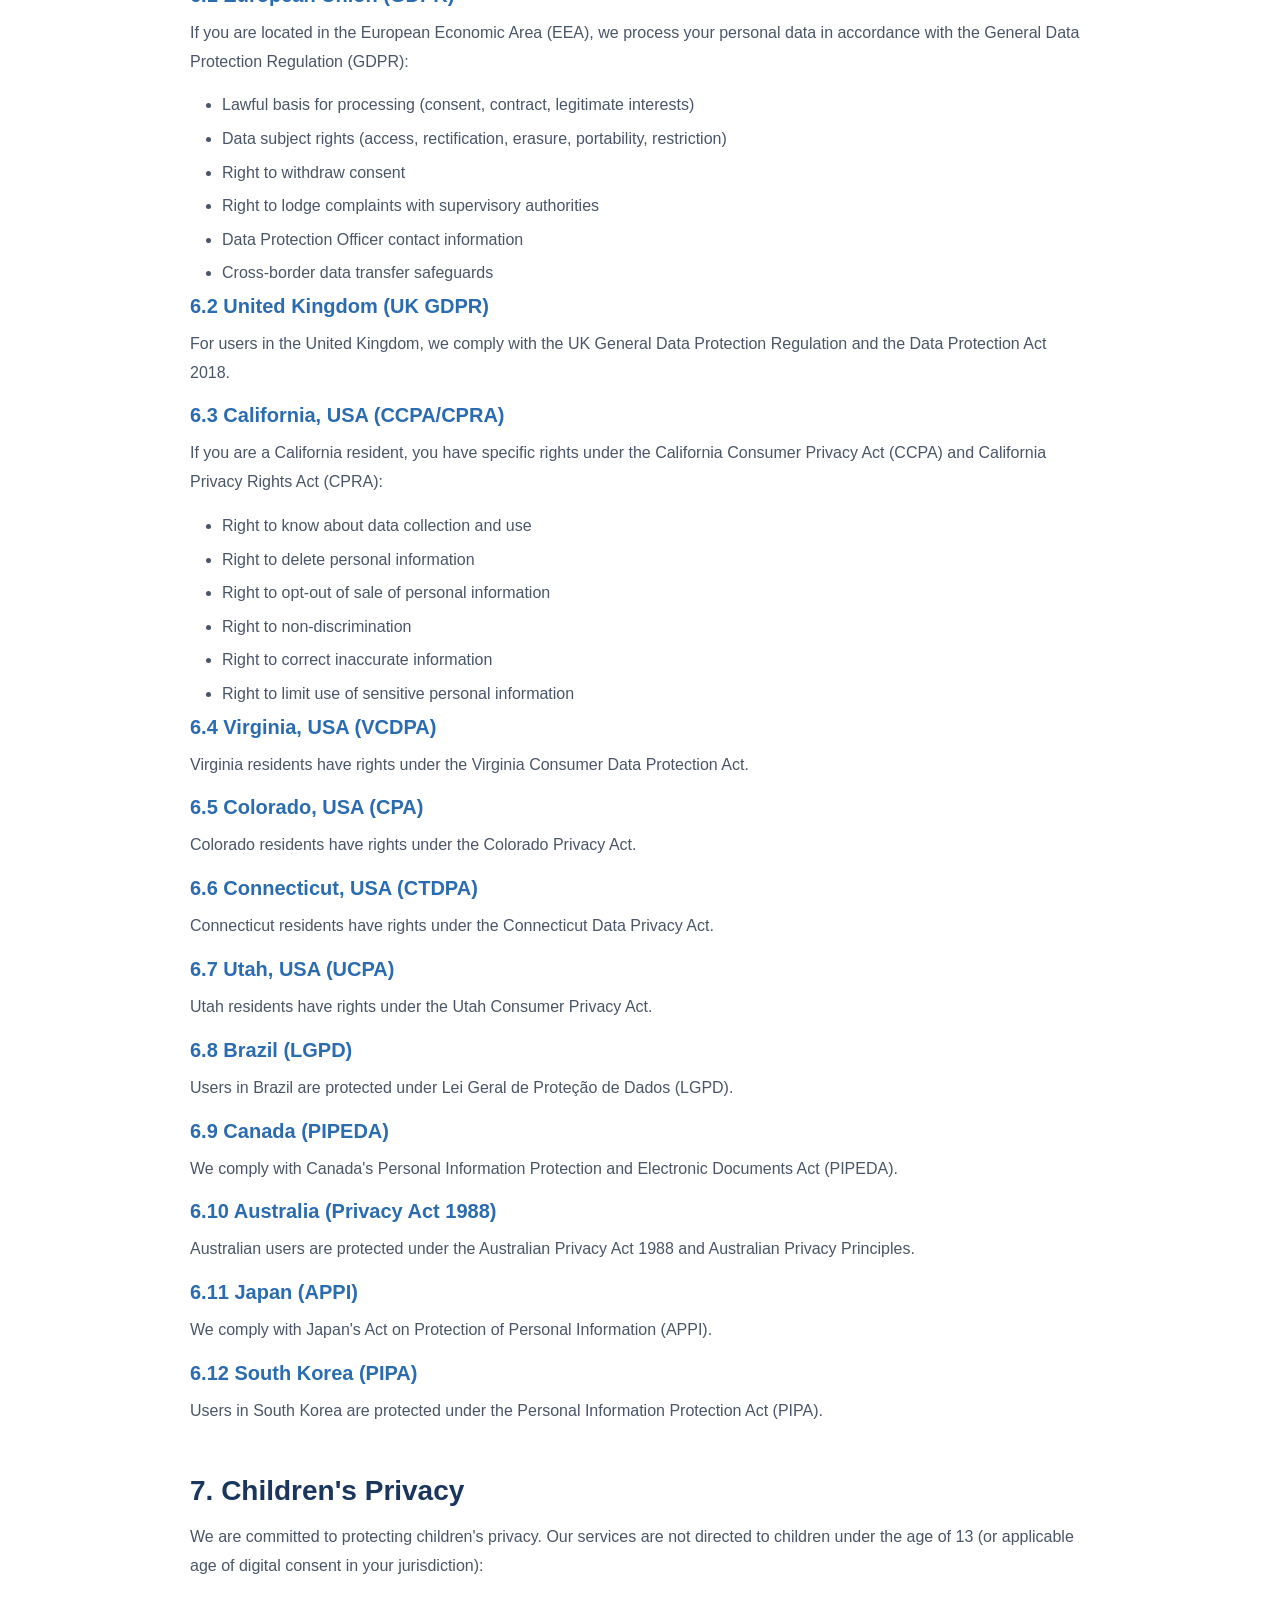
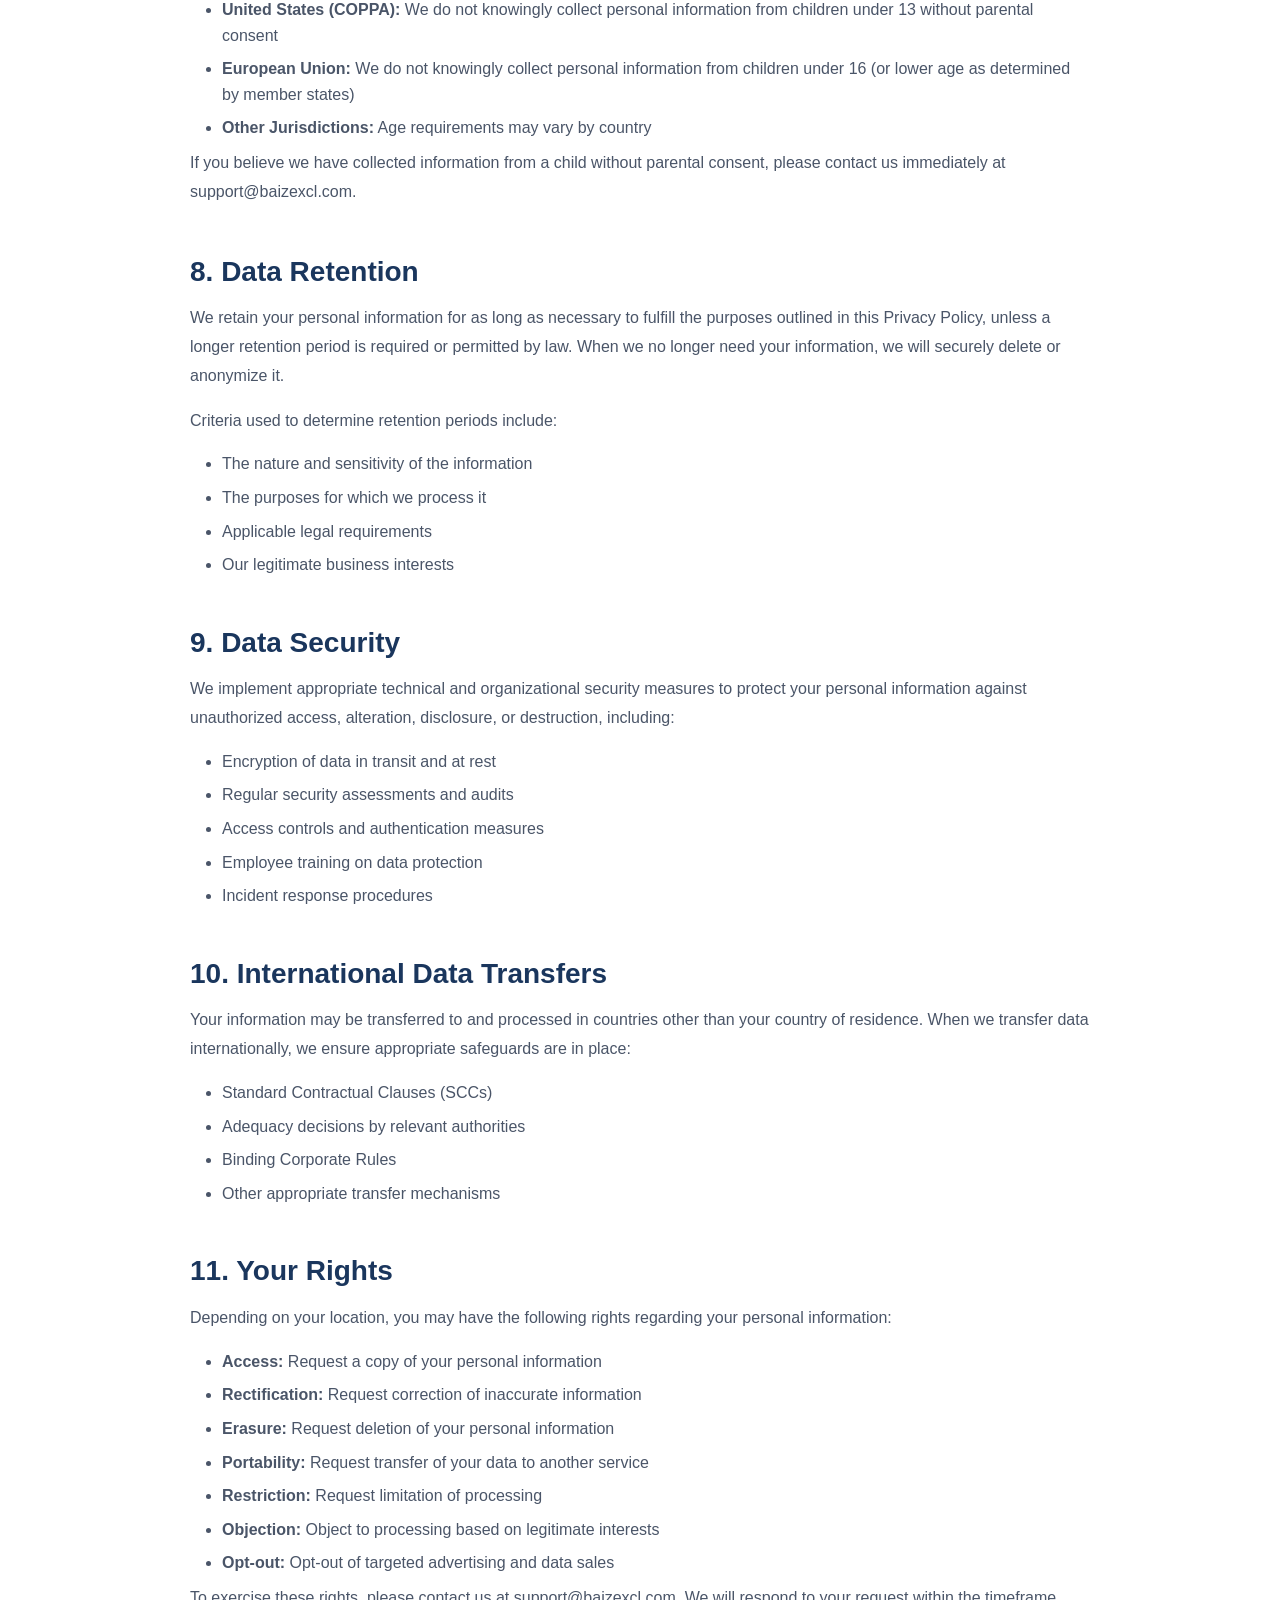
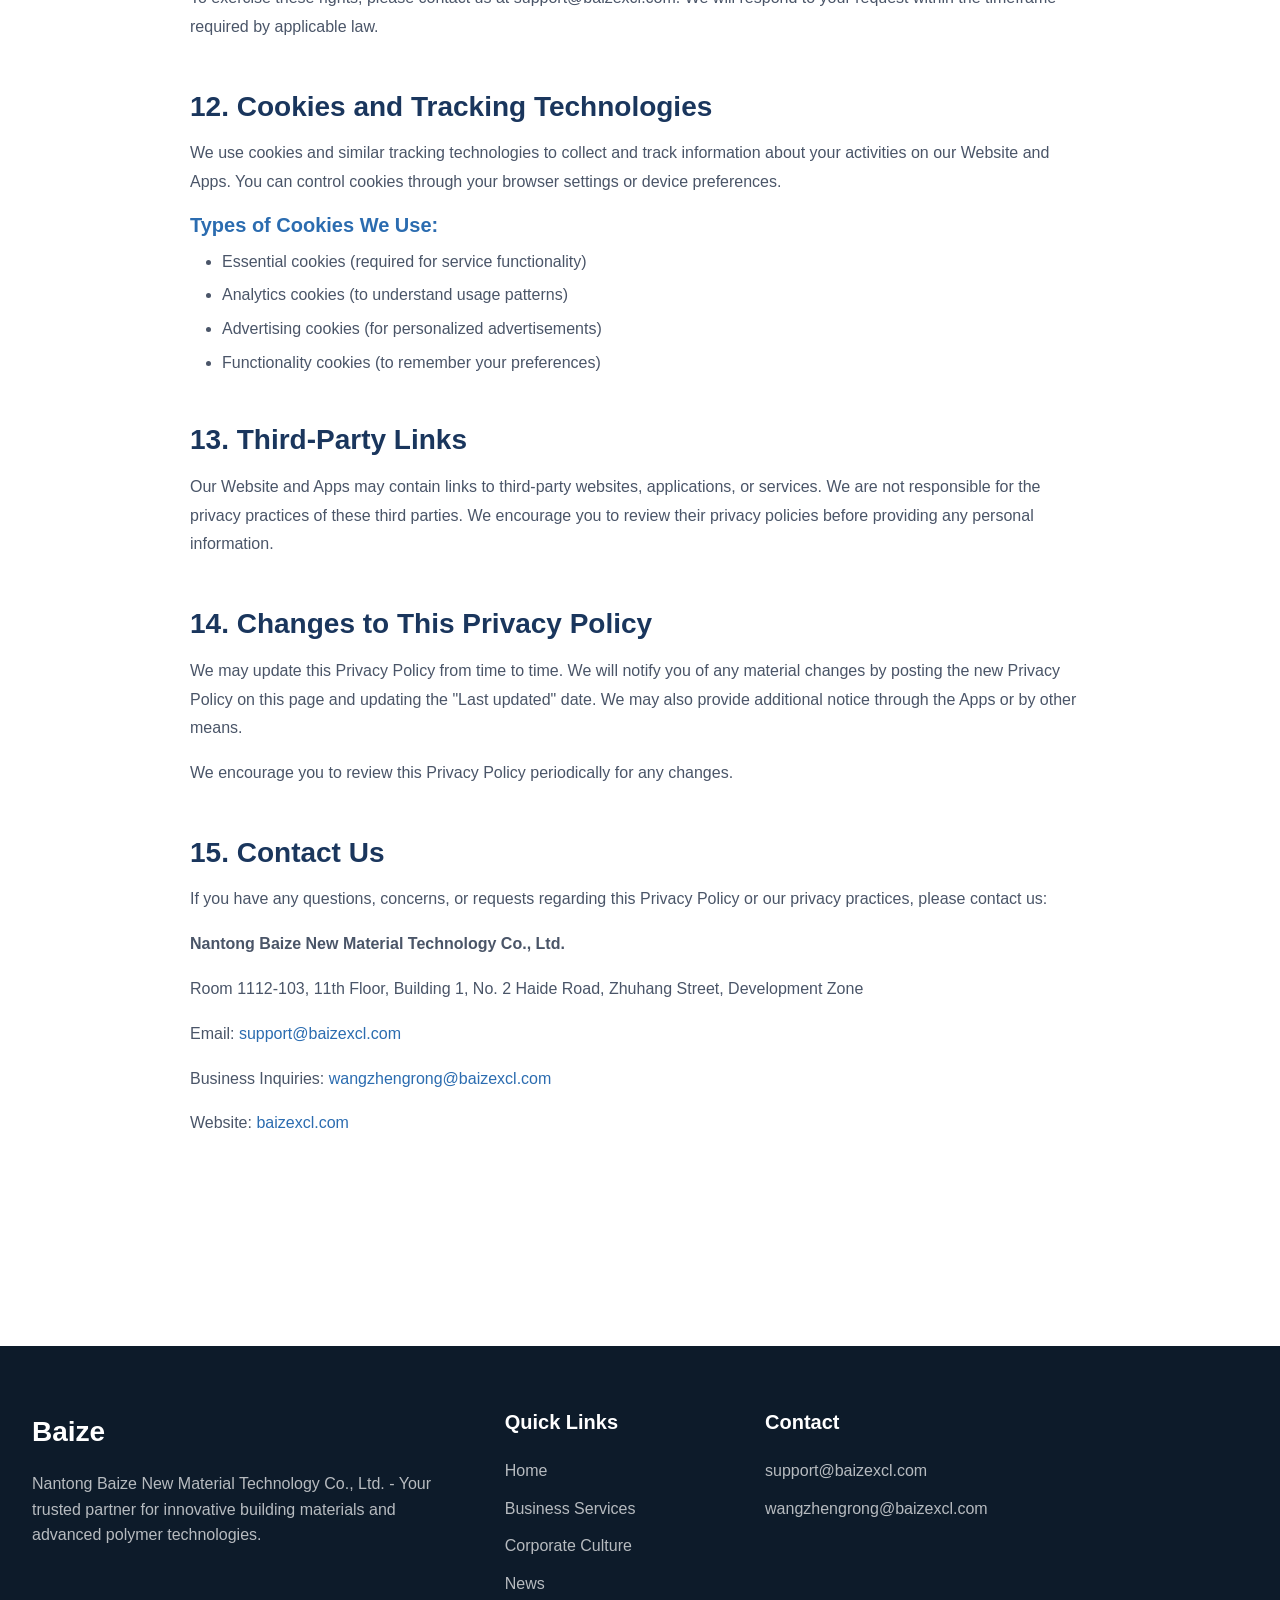
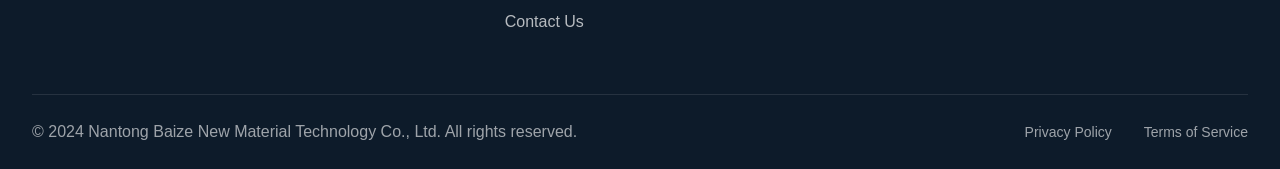
<file: privacy-policy.html>
<!DOCTYPE html>
<html lang="en">
<head>
    <meta charset="UTF-8">
    <meta name="viewport" content="width=device-width, initial-scale=1.0">
    <meta name="description" content="Privacy Policy - Baize New Material Technology. Learn how we collect, use, and protect your personal information, including data practices for our mobile applications.">
    <meta name="robots" content="index, follow">
    <link rel="canonical" href="https://baizexcl.com/privacy-policy.html">
    <title>Privacy Policy - Baize New Material Technology</title>
    <link rel="icon" type="image/svg+xml" href="images/logo.svg">
    <link rel="stylesheet" href="css/main.css">
    <link rel="stylesheet" href="css/animations.css">
</head>
<body>
    <header class="header">
        <nav class="nav-container">
            <a href="index.html" class="logo">
                <svg viewBox="0 0 50 50" xmlns="http://www.w3.org/2000/svg">
                    <circle cx="25" cy="25" r="23" fill="#1a365d"/>
                    <polygon points="25,8 38,15 38,28 25,35 12,28 12,15" fill="none" stroke="white" stroke-width="1.5"/>
                    <polygon points="25,14 32,18 32,26 25,30 18,26 18,18" fill="#ed8936"/>
                    <text x="25" y="25" font-family="Arial" font-size="12" font-weight="bold" fill="white" text-anchor="middle">B</text>
                </svg>
                <span class="logo-text">Baize</span>
            </a>
            <ul class="nav-menu">
                <li><a href="index.html" class="nav-link">Home</a></li>
                <li><a href="services.html" class="nav-link">Business Services</a></li>
                <li><a href="culture.html" class="nav-link">Corporate Culture</a></li>
                <li><a href="news.html" class="nav-link">News</a></li>
                <li><a href="contact.html" class="nav-link">Contact Us</a></li>
            </ul>
            <div class="nav-toggle"><span></span><span></span><span></span></div>
        </nav>
    </header>

    <section class="page-header">
        <div class="container">
            <h1>Privacy Policy</h1>
            <p>Last updated: December 15, 2024</p>
        </div>
    </section>

    <section class="section">
        <div class="container legal-content">
            <div class="legal-section reveal">
                <h2>1. Introduction</h2>
                <p>Nantong Baize New Material Technology Co., Ltd. ("Baize," "we," "us," or "our") is committed to protecting your privacy. This Privacy Policy explains how we collect, use, disclose, and safeguard your information when you visit our website at baizexcl.com (the "Website") or use our mobile applications (the "Apps") available on Google Play and the App Store.</p>
                <p>Please read this Privacy Policy carefully. By accessing or using our Website or Apps, you acknowledge that you have read, understood, and agree to be bound by all the terms of this Privacy Policy. If you do not agree with the terms of this Privacy Policy, please do not access the Website or use the Apps.</p>
            </div>

            <div class="legal-section reveal">
                <h2>2. Information We Collect</h2>
                
                <h3>2.1 Personal Information</h3>
                <p>We may collect personal information that you voluntarily provide to us, including but not limited to:</p>
                <ul>
                    <li>Name</li>
                    <li>Email address</li>
                    <li>Phone number</li>
                    <li>Mailing address</li>
                    <li>Company information</li>
                    <li>Payment information (when applicable)</li>
                    <li>Any other information you choose to provide</li>
                </ul>

                <h3>2.2 Automatically Collected Information</h3>
                <p>When you access our Website or use our Apps, we may automatically collect certain information, including:</p>
                <ul>
                    <li>Device information (device type, operating system, browser type)</li>
                    <li>IP address</li>
                    <li>Device identifiers</li>
                    <li>Usage data and interaction patterns</li>
                    <li>Location information (with your consent)</li>
                    <li>Cookies and similar tracking technologies</li>
                </ul>
            </div>

            <div class="legal-section reveal">
                <h2>3. How We Use Your Information</h2>
                <p>We use the information we collect for the following purposes:</p>
                <ul>
                    <li>To provide, operate, and maintain our Website and Apps</li>
                    <li>To improve, personalize, and expand our services</li>
                    <li>To understand and analyze how you use our Website and Apps</li>
                    <li>To develop new products, services, features, and functionality</li>
                    <li>To communicate with you for customer service, updates, and marketing purposes</li>
                    <li>To process transactions and send related information</li>
                    <li>To send you emails and notifications</li>
                    <li>To detect and prevent fraud and abuse</li>
                    <li>To comply with legal obligations</li>
                </ul>
            </div>

            <div class="legal-section reveal">
                <h2>4. Mobile Application Advertising and Third-Party Services</h2>
                <p>Our Apps may integrate various third-party advertising and analytics services to support our business operations. Below is comprehensive information about these services:</p>

                <h3>4.1 Advertising Platforms</h3>
                <p>We may display advertisements from the following advertising networks and platforms:</p>
                
                <div class="ad-platforms-grid">
                    <div class="ad-platform">
                        <h4>Google AdMob</h4>
                        <p>Our Apps use Google AdMob for advertising purposes. Google's privacy policy governs data collection. <a href="https://policies.google.com/privacy" target="_blank" rel="noopener">View Privacy Policy</a></p>
                    </div>
                    
                    <div class="ad-platform">
                        <h4>Facebook Audience Network</h4>
                        <p>We may use Facebook Audience Network for targeted advertising. <a href="https://www.facebook.com/privacy/policy" target="_blank" rel="noopener">View Privacy Policy</a></p>
                    </div>
                    
                    <div class="ad-platform">
                        <h4>Unity Ads</h4>
                        <p>Our Apps may display Unity Ads. Unity's privacy policy applies. <a href="https://unity.com/legal/privacy-policy" target="_blank" rel="noopener">View Privacy Policy</a></p>
                    </div>
                    
                    <div class="ad-platform">
                        <h4>AppLovin</h4>
                        <p>AppLovin provides advertising services in our Apps. <a href="https://www.applovin.com/privacy" target="_blank" rel="noopener">View Privacy Policy</a></p>
                    </div>
                    
                    <div class="ad-platform">
                        <h4>ironSource</h4>
                        <p>ironSource platform may be used for ads and analytics. <a href="https://www.ironsrc.com/privacy-policy/" target="_blank" rel="noopener">View Privacy Policy</a></p>
                    </div>
                    
                    <div class="ad-platform">
                        <h4>Vungle</h4>
                        <p>Vungle provides video advertising services. <a href="https://vungle.com/privacy/" target="_blank" rel="noopener">View Privacy Policy</a></p>
                    </div>
                    
                    <div class="ad-platform">
                        <h4>Chartboost</h4>
                        <p>Chartboost advertising platform may be integrated. <a href="https://www.chartboost.com/privacy-policy/" target="_blank" rel="noopener">View Privacy Policy</a></p>
                    </div>
                    
                    <div class="ad-platform">
                        <h4>AdColony</h4>
                        <p>AdColony provides mobile video advertising. <a href="https://www.adcolony.com/privacy-policy/" target="_blank" rel="noopener">View Privacy Policy</a></p>
                    </div>
                    
                    <div class="ad-platform">
                        <h4>MoPub (Twitter)</h4>
                        <p>MoPub advertising services may be used. <a href="https://twitter.com/en/privacy" target="_blank" rel="noopener">View Privacy Policy</a></p>
                    </div>
                    
                    <div class="ad-platform">
                        <h4>Pangle</h4>
                        <p>Pangle provides advertising solutions. <a href="https://www.pangle.io/privacy" target="_blank" rel="noopener">View Privacy Policy</a></p>
                    </div>
                    
                    <div class="ad-platform">
                        <h4>MINTEGRAL</h4>
                        <p>MINTEGRAL advertising platform may be integrated. <a href="https://www.mintegral.com/en/privacy" target="_blank" rel="noopener">View Privacy Policy</a></p>
                    </div>
                    
                    <div class="ad-platform">
                        <h4>Ogury</h4>
                        <p>Ogury provides advertising services. <a href="https://www.ogury.com/privacy-policy/" target="_blank" rel="noopener">View Privacy Policy</a></p>
                    </div>
                    
                    <div class="ad-platform">
                        <h4>Liftoff</h4>
                        <p>Liftoff advertising platform may be used. <a href="https://liftoff.io/privacy-policy/" target="_blank" rel="noopener">View Privacy Policy</a></p>
                    </div>
                    
                    <div class="ad-platform">
                        <h4>Fyber</h4>
                        <p>Fyber provides mobile advertising services. <a href="https://www.fyber.com/legal/privacy-policy/" target="_blank" rel="noopener">View Privacy Policy</a></p>
                    </div>
                    
                    <div class="ad-platform">
                        <h4>Digital Turbine</h4>
                        <p>Digital Turbine advertising solutions may be integrated. <a href="https://www.digitalturbine.com/privacy-policy/" target="_blank" rel="noopener">View Privacy Policy</a></p>
                    </div>
                    
                    <div class="ad-platform">
                        <h4>InMobi</h4>
                        <p>InMobi advertising services may be used. <a href="https://www.inmobi.com/privacy-policy/" target="_blank" rel="noopener">View Privacy Policy</a></p>
                    </div>
                </div>

                <h3>4.2 Types of Advertisements</h3>
                <p>Our Apps may display the following types of advertisements:</p>
                <ul>
                    <li><strong>Splash Ads (Open Ads):</strong> Full-screen advertisements displayed when opening or transitioning within the App</li>
                    <li><strong>Rewarded Video Ads:</strong> Video advertisements that users can watch in exchange for in-app rewards</li>
                    <li><strong>Interstitial Ads:</strong> Full-screen advertisements displayed at natural transition points</li>
                    <li><strong>Banner Ads:</strong> Rectangular advertisements displayed at the top or bottom of the screen</li>
                    <li><strong>Native Ads:</strong> Advertisements that match the form and function of the platform</li>
                </ul>

                <h3>4.3 Data Collection by Advertisers</h3>
                <p>Third-party advertisers and ad networks may collect information about your activities in our Apps, including:</p>
                <ul>
                    <li>Device identifiers (IDFA, GAID)</li>
                    <li>Advertising identifiers</li>
                    <li>Device information</li>
                    <li>Location data</li>
                    <li>App usage data</li>
                    <li>Click data and interaction patterns</li>
                </ul>
                <p>This information is used to provide targeted advertising based on your interests. You can limit ad tracking through your device settings.</p>
            </div>

            <div class="legal-section reveal">
                <h2>5. App Store Compliance</h2>
                
                <h3>5.1 Google Play Store Compliance</h3>
                <p>Our Apps available on Google Play comply with Google's Developer Program Policies, including:</p>
                <ul>
                    <li>Accurate disclosure of data collection practices</li>
                    <li>Compliance with Google's Families Policy (if applicable)</li>
                    <li>Proper handling of sensitive permissions</li>
                    <li>Transparency in advertising practices</li>
                    <li>Compliance with relevant laws including COPPA, GDPR, and CCPA</li>
                </ul>

                <h3>5.2 Apple App Store Compliance</h3>
                <p>Our Apps available on the Apple App Store comply with Apple's App Store Review Guidelines, including:</p>
                <ul>
                    <li>Accurate privacy nutrition labels</li>
                    <li>App Tracking Transparency (ATT) compliance</li>
                    <li>Proper use of required permissions</li>
                    <li>Transparency in data collection and advertising</li>
                    <li>Compliance with Apple's guidelines for kids' apps (if applicable)</li>
                </ul>
            </div>

            <div class="legal-section reveal">
                <h2>6. International Compliance</h2>
                
                <h3>6.1 European Union (GDPR)</h3>
                <p>If you are located in the European Economic Area (EEA), we process your personal data in accordance with the General Data Protection Regulation (GDPR):</p>
                <ul>
                    <li>Lawful basis for processing (consent, contract, legitimate interests)</li>
                    <li>Data subject rights (access, rectification, erasure, portability, restriction)</li>
                    <li>Right to withdraw consent</li>
                    <li>Right to lodge complaints with supervisory authorities</li>
                    <li>Data Protection Officer contact information</li>
                    <li>Cross-border data transfer safeguards</li>
                </ul>

                <h3>6.2 United Kingdom (UK GDPR)</h3>
                <p>For users in the United Kingdom, we comply with the UK General Data Protection Regulation and the Data Protection Act 2018.</p>

                <h3>6.3 California, USA (CCPA/CPRA)</h3>
                <p>If you are a California resident, you have specific rights under the California Consumer Privacy Act (CCPA) and California Privacy Rights Act (CPRA):</p>
                <ul>
                    <li>Right to know about data collection and use</li>
                    <li>Right to delete personal information</li>
                    <li>Right to opt-out of sale of personal information</li>
                    <li>Right to non-discrimination</li>
                    <li>Right to correct inaccurate information</li>
                    <li>Right to limit use of sensitive personal information</li>
                </ul>

                <h3>6.4 Virginia, USA (VCDPA)</h3>
                <p>Virginia residents have rights under the Virginia Consumer Data Protection Act.</p>

                <h3>6.5 Colorado, USA (CPA)</h3>
                <p>Colorado residents have rights under the Colorado Privacy Act.</p>

                <h3>6.6 Connecticut, USA (CTDPA)</h3>
                <p>Connecticut residents have rights under the Connecticut Data Privacy Act.</p>

                <h3>6.7 Utah, USA (UCPA)</h3>
                <p>Utah residents have rights under the Utah Consumer Privacy Act.</p>

                <h3>6.8 Brazil (LGPD)</h3>
                <p>Users in Brazil are protected under Lei Geral de Proteção de Dados (LGPD).</p>

                <h3>6.9 Canada (PIPEDA)</h3>
                <p>We comply with Canada's Personal Information Protection and Electronic Documents Act (PIPEDA).</p>

                <h3>6.10 Australia (Privacy Act 1988)</h3>
                <p>Australian users are protected under the Australian Privacy Act 1988 and Australian Privacy Principles.</p>

                <h3>6.11 Japan (APPI)</h3>
                <p>We comply with Japan's Act on Protection of Personal Information (APPI).</p>

                <h3>6.12 South Korea (PIPA)</h3>
                <p>Users in South Korea are protected under the Personal Information Protection Act (PIPA).</p>
            </div>

            <div class="legal-section reveal">
                <h2>7. Children's Privacy</h2>
                <p>We are committed to protecting children's privacy. Our services are not directed to children under the age of 13 (or applicable age of digital consent in your jurisdiction):</p>
                <ul>
                    <li><strong>United States (COPPA):</strong> We do not knowingly collect personal information from children under 13 without parental consent</li>
                    <li><strong>European Union:</strong> We do not knowingly collect personal information from children under 16 (or lower age as determined by member states)</li>
                    <li><strong>Other Jurisdictions:</strong> Age requirements may vary by country</li>
                </ul>
                <p>If you believe we have collected information from a child without parental consent, please contact us immediately at support@baizexcl.com.</p>
            </div>

            <div class="legal-section reveal">
                <h2>8. Data Retention</h2>
                <p>We retain your personal information for as long as necessary to fulfill the purposes outlined in this Privacy Policy, unless a longer retention period is required or permitted by law. When we no longer need your information, we will securely delete or anonymize it.</p>
                <p>Criteria used to determine retention periods include:</p>
                <ul>
                    <li>The nature and sensitivity of the information</li>
                    <li>The purposes for which we process it</li>
                    <li>Applicable legal requirements</li>
                    <li>Our legitimate business interests</li>
                </ul>
            </div>

            <div class="legal-section reveal">
                <h2>9. Data Security</h2>
                <p>We implement appropriate technical and organizational security measures to protect your personal information against unauthorized access, alteration, disclosure, or destruction, including:</p>
                <ul>
                    <li>Encryption of data in transit and at rest</li>
                    <li>Regular security assessments and audits</li>
                    <li>Access controls and authentication measures</li>
                    <li>Employee training on data protection</li>
                    <li>Incident response procedures</li>
                </ul>
            </div>

            <div class="legal-section reveal">
                <h2>10. International Data Transfers</h2>
                <p>Your information may be transferred to and processed in countries other than your country of residence. When we transfer data internationally, we ensure appropriate safeguards are in place:</p>
                <ul>
                    <li>Standard Contractual Clauses (SCCs)</li>
                    <li>Adequacy decisions by relevant authorities</li>
                    <li>Binding Corporate Rules</li>
                    <li>Other appropriate transfer mechanisms</li>
                </ul>
            </div>

            <div class="legal-section reveal">
                <h2>11. Your Rights</h2>
                <p>Depending on your location, you may have the following rights regarding your personal information:</p>
                <ul>
                    <li><strong>Access:</strong> Request a copy of your personal information</li>
                    <li><strong>Rectification:</strong> Request correction of inaccurate information</li>
                    <li><strong>Erasure:</strong> Request deletion of your personal information</li>
                    <li><strong>Portability:</strong> Request transfer of your data to another service</li>
                    <li><strong>Restriction:</strong> Request limitation of processing</li>
                    <li><strong>Objection:</strong> Object to processing based on legitimate interests</li>
                    <li><strong>Opt-out:</strong> Opt-out of targeted advertising and data sales</li>
                </ul>
                <p>To exercise these rights, please contact us at support@baizexcl.com. We will respond to your request within the timeframe required by applicable law.</p>
            </div>

            <div class="legal-section reveal">
                <h2>12. Cookies and Tracking Technologies</h2>
                <p>We use cookies and similar tracking technologies to collect and track information about your activities on our Website and Apps. You can control cookies through your browser settings or device preferences.</p>
                <h3>Types of Cookies We Use:</h3>
                <ul>
                    <li>Essential cookies (required for service functionality)</li>
                    <li>Analytics cookies (to understand usage patterns)</li>
                    <li>Advertising cookies (for personalized advertisements)</li>
                    <li>Functionality cookies (to remember your preferences)</li>
                </ul>
            </div>

            <div class="legal-section reveal">
                <h2>13. Third-Party Links</h2>
                <p>Our Website and Apps may contain links to third-party websites, applications, or services. We are not responsible for the privacy practices of these third parties. We encourage you to review their privacy policies before providing any personal information.</p>
            </div>

            <div class="legal-section reveal">
                <h2>14. Changes to This Privacy Policy</h2>
                <p>We may update this Privacy Policy from time to time. We will notify you of any material changes by posting the new Privacy Policy on this page and updating the "Last updated" date. We may also provide additional notice through the Apps or by other means.</p>
                <p>We encourage you to review this Privacy Policy periodically for any changes.</p>
            </div>

            <div class="legal-section reveal">
                <h2>15. Contact Us</h2>
                <p>If you have any questions, concerns, or requests regarding this Privacy Policy or our privacy practices, please contact us:</p>
                <div class="contact-info-box">
                    <p><strong>Nantong Baize New Material Technology Co., Ltd.</strong></p>
                    <p>Room 1112-103, 11th Floor, Building 1, No. 2 Haide Road, Zhuhang Street, Development Zone</p>
                    <p>Email: <a href="mailto:support@baizexcl.com">support@baizexcl.com</a></p>
                    <p>Business Inquiries: <a href="mailto:wangzhengrong@baizexcl.com">wangzhengrong@baizexcl.com</a></p>
                    <p>Website: <a href="https://baizexcl.com">baizexcl.com</a></p>
                </div>
            </div>
        </div>
    </section>

    <footer class="footer">
        <div class="container">
            <div class="footer-grid">
                <div class="footer-brand">
                    <span class="logo-text" style="font-size:1.75rem;display:block;margin-bottom:1rem;">Baize</span>
                    <p>Nantong Baize New Material Technology Co., Ltd. - Your trusted partner for innovative building materials and advanced polymer technologies.</p>
                </div>
                <div class="footer-links">
                    <h5>Quick Links</h5>
                    <ul>
                        <li><a href="index.html">Home</a></li>
                        <li><a href="services.html">Business Services</a></li>
                        <li><a href="culture.html">Corporate Culture</a></li>
                        <li><a href="news.html">News</a></li>
                        <li><a href="contact.html">Contact Us</a></li>
                    </ul>
                </div>
                <div class="footer-links">
                    <h5>Contact</h5>
                    <ul>
                        <li><a href="mailto:support@baizexcl.com">support@baizexcl.com</a></li>
                        <li><a href="mailto:wangzhengrong@baizexcl.com">wangzhengrong@baizexcl.com</a></li>
                    </ul>
                </div>
            </div>
            <div class="footer-bottom">
                <p>&copy; 2024 Nantong Baize New Material Technology Co., Ltd. All rights reserved.</p>
                <div class="footer-legal">
                    <a href="privacy-policy.html">Privacy Policy</a>
                    <a href="terms-of-service.html">Terms of Service</a>
                </div>
            </div>
        </div>
    </footer>
    <script src="js/main.js"></script>
</body>
</html>
</file>
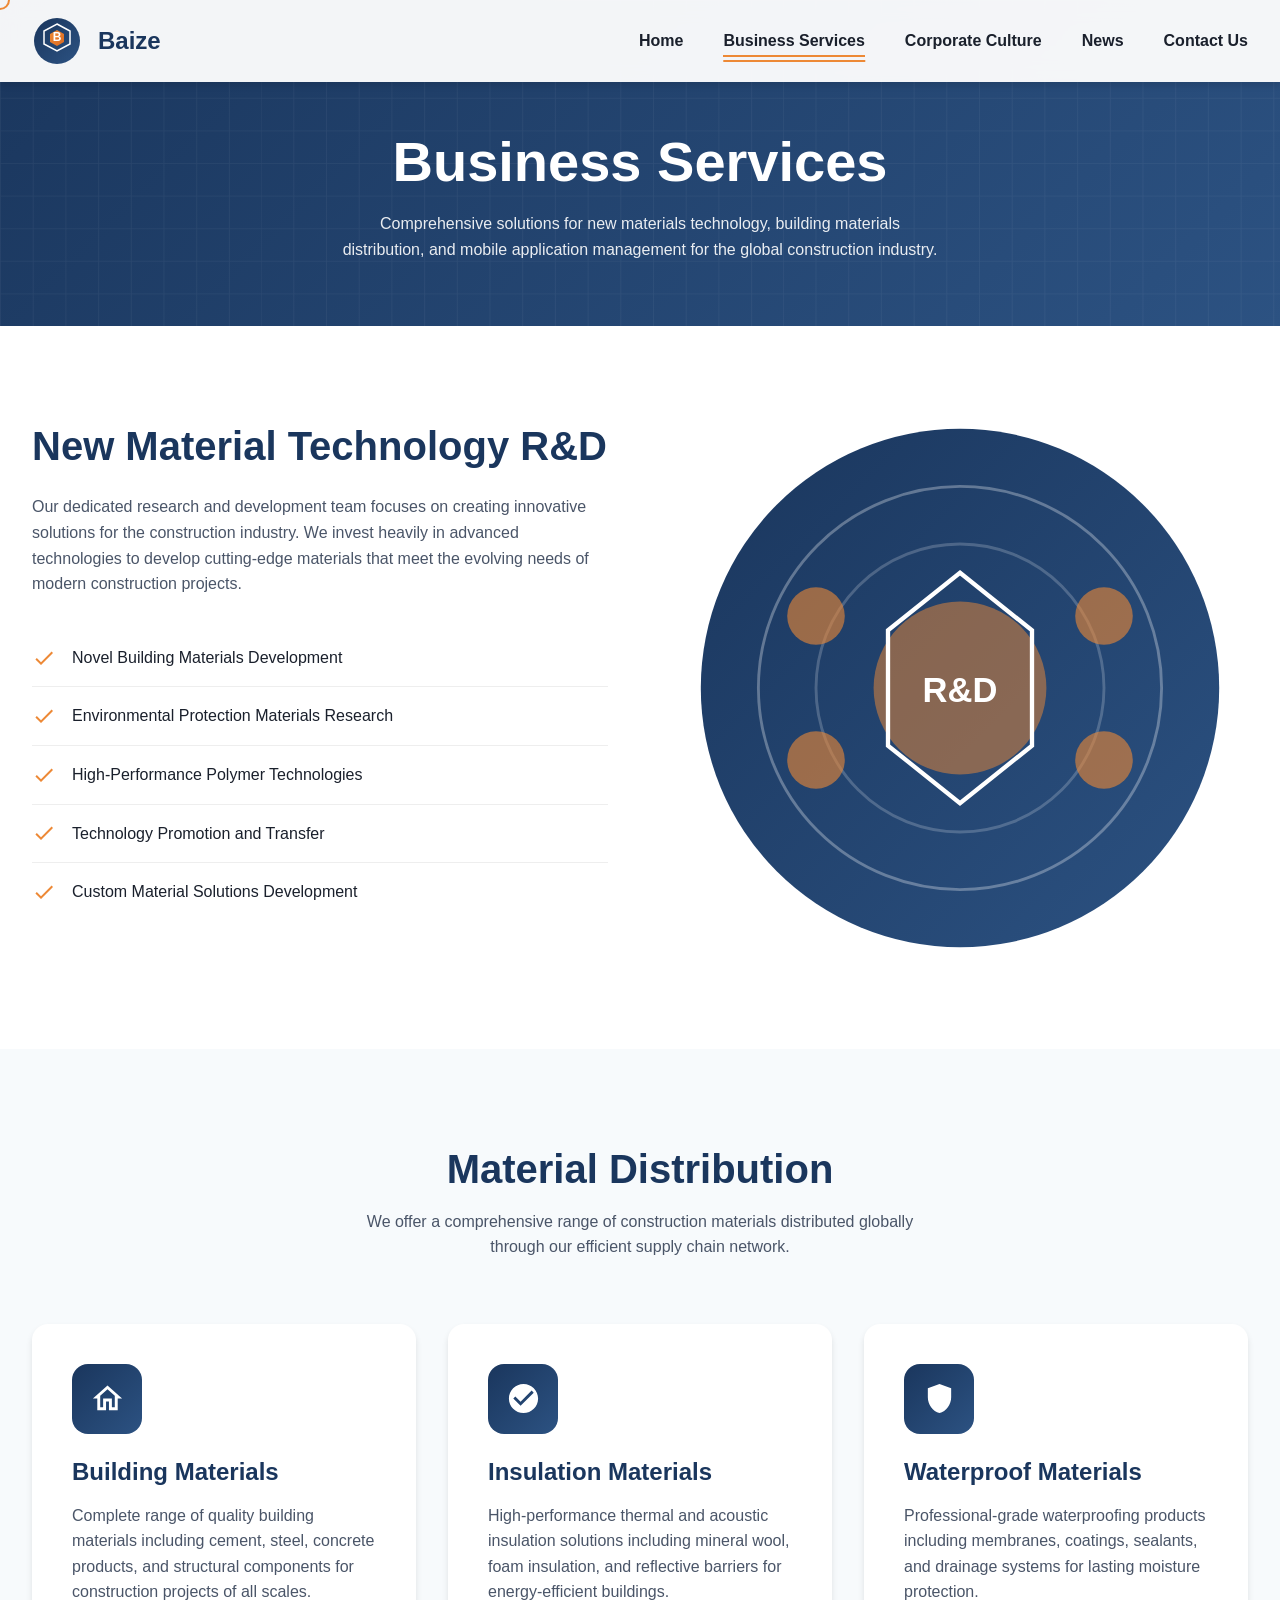
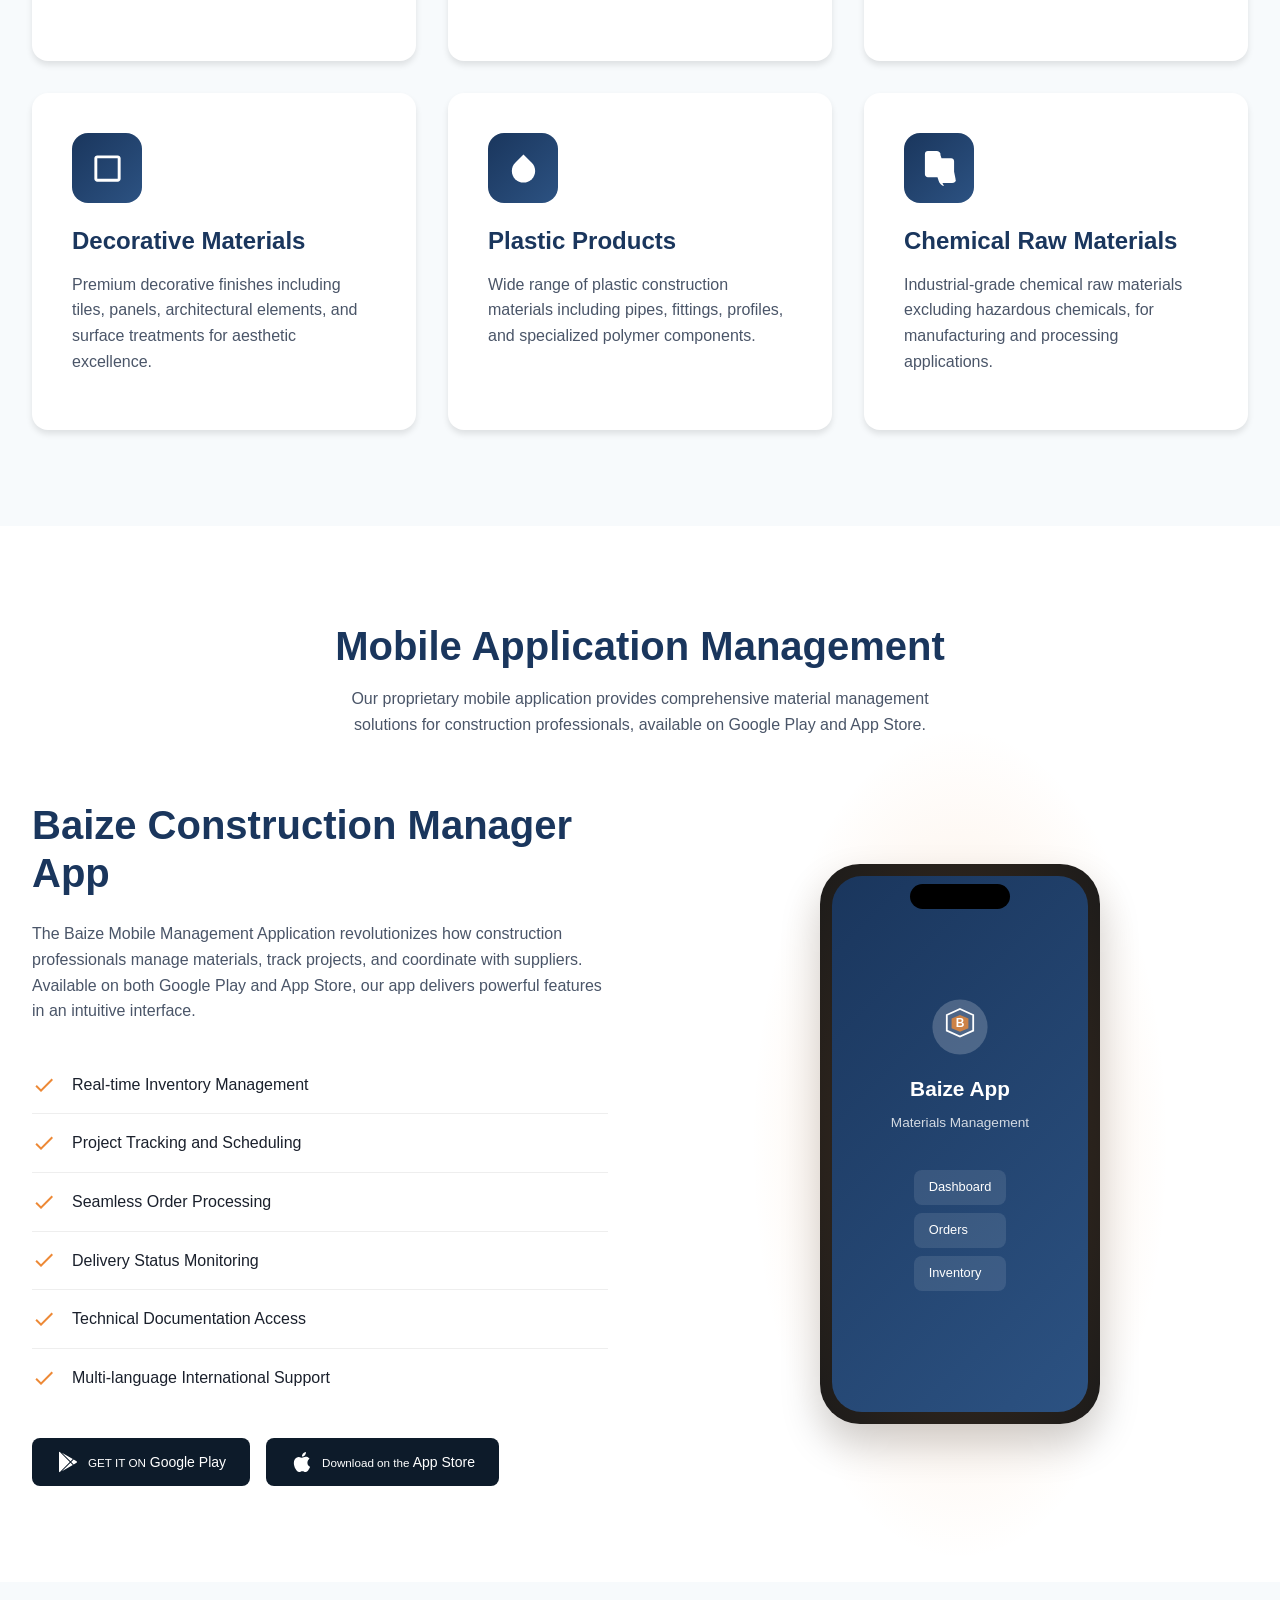
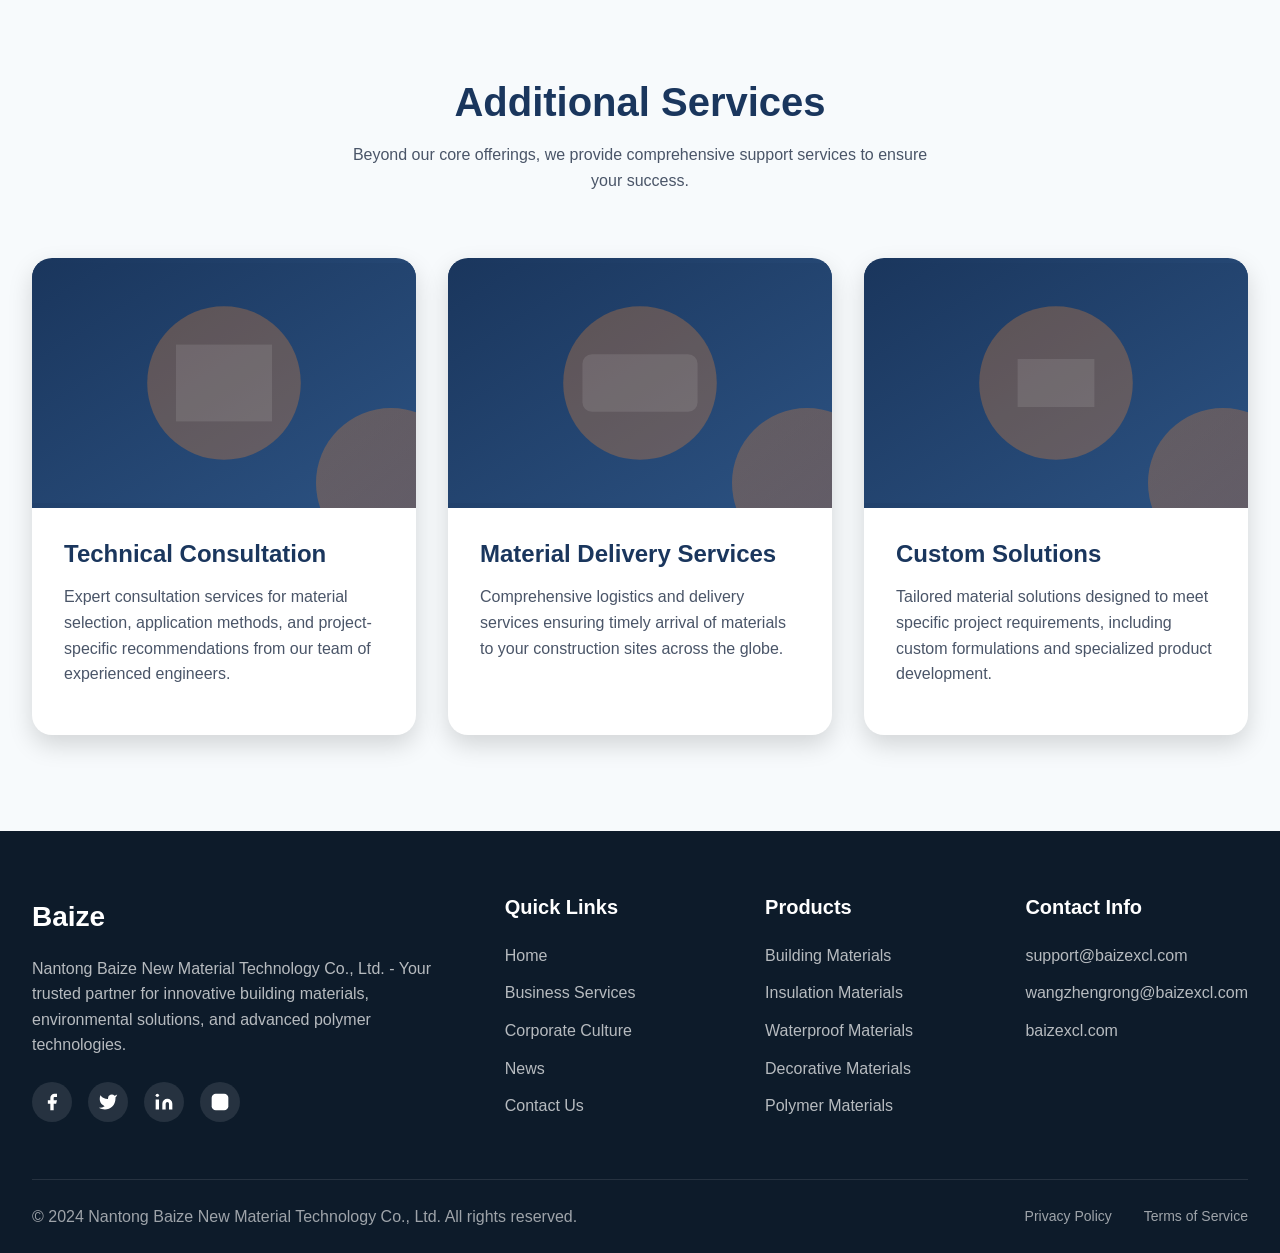
<file: services.html>
<!DOCTYPE html>
<html lang="en">
<head>
    <meta charset="UTF-8">
    <meta name="viewport" content="width=device-width, initial-scale=1.0">
    <meta name="description" content="Baize Business Services - Comprehensive new material technology R&D, building materials distribution, and mobile app solutions for the construction industry worldwide.">
    <meta name="keywords" content="new material R&D, building materials, insulation, waterproof, decorative materials, polymer technology, mobile app, construction management">
    <meta name="author" content="Nantong Baize New Material Technology Co., Ltd.">
    <meta name="robots" content="index, follow">
    
    <meta property="og:type" content="website">
    <meta property="og:url" content="https://baizexcl.com/services.html">
    <meta property="og:title" content="Business Services - Baize New Material Technology">
    <meta property="og:description" content="Comprehensive business services including new material R&D, building materials distribution, and mobile app solutions.">
    
    <link rel="canonical" href="https://baizexcl.com/services.html">
    <title>Business Services - Baize New Material Technology</title>
    
    <link rel="icon" type="image/svg+xml" href="images/logo.svg">
    <link rel="apple-touch-icon" href="images/logo.svg">
    
    <link rel="stylesheet" href="css/main.css">
    <link rel="stylesheet" href="css/animations.css">
</head>
<body>
    <!-- Header -->
    <header class="header">
        <nav class="nav-container">
            <a href="index.html" class="logo">
                <svg viewBox="0 0 50 50" xmlns="http://www.w3.org/2000/svg">
                    <defs>
                        <linearGradient id="logoGrad1" x1="0%" y1="0%" x2="100%" y2="100%">
                            <stop offset="0%" style="stop-color:#1a365d"/>
                            <stop offset="100%" style="stop-color:#2c5282"/>
                        </linearGradient>
                        <linearGradient id="logoGrad2" x1="0%" y1="0%" x2="100%" y2="100%">
                            <stop offset="0%" style="stop-color:#ed8936"/>
                            <stop offset="100%" style="stop-color:#dd6b20"/>
                        </linearGradient>
                    </defs>
                    <circle cx="25" cy="25" r="23" fill="url(#logoGrad1)"/>
                    <polygon points="25,8 38,15 38,28 25,35 12,28 12,15" fill="none" stroke="white" stroke-width="1.5"/>
                    <polygon points="25,14 32,18 32,26 25,30 18,26 18,18" fill="url(#logoGrad2)"/>
                    <text x="25" y="25" font-family="Arial" font-size="12" font-weight="bold" fill="white" text-anchor="middle">B</text>
                </svg>
                <span class="logo-text">Baize</span>
            </a>
            
            <ul class="nav-menu">
                <li><a href="index.html" class="nav-link">Home</a></li>
                <li><a href="services.html" class="nav-link active">Business Services</a></li>
                <li><a href="culture.html" class="nav-link">Corporate Culture</a></li>
                <li><a href="news.html" class="nav-link">News</a></li>
                <li><a href="contact.html" class="nav-link">Contact Us</a></li>
            </ul>
            
            <div class="nav-toggle">
                <span></span>
                <span></span>
                <span></span>
            </div>
        </nav>
    </header>

    <!-- Page Header -->
    <section class="page-header">
        <div class="container">
            <h1>Business Services</h1>
            <p>Comprehensive solutions for new materials technology, building materials distribution, and mobile application management for the global construction industry.</p>
        </div>
    </section>

    <!-- Materials R&D Section -->
    <section class="section">
        <div class="container">
            <div class="app-showcase">
                <div class="app-info reveal-left">
                    <h2>New Material Technology R&D</h2>
                    <p>Our dedicated research and development team focuses on creating innovative solutions for the construction industry. We invest heavily in advanced technologies to develop cutting-edge materials that meet the evolving needs of modern construction projects.</p>
                    
                    <ul class="app-features">
                        <li>
                            <svg viewBox="0 0 24 24"><path d="M9 16.17L4.83 12l-1.42 1.41L9 19 21 7l-1.41-1.41L9 16.17z"/></svg>
                            <span>Novel Building Materials Development</span>
                        </li>
                        <li>
                            <svg viewBox="0 0 24 24"><path d="M9 16.17L4.83 12l-1.42 1.41L9 19 21 7l-1.41-1.41L9 16.17z"/></svg>
                            <span>Environmental Protection Materials Research</span>
                        </li>
                        <li>
                            <svg viewBox="0 0 24 24"><path d="M9 16.17L4.83 12l-1.42 1.41L9 19 21 7l-1.41-1.41L9 16.17z"/></svg>
                            <span>High-Performance Polymer Technologies</span>
                        </li>
                        <li>
                            <svg viewBox="0 0 24 24"><path d="M9 16.17L4.83 12l-1.42 1.41L9 19 21 7l-1.41-1.41L9 16.17z"/></svg>
                            <span>Technology Promotion and Transfer</span>
                        </li>
                        <li>
                            <svg viewBox="0 0 24 24"><path d="M9 16.17L4.83 12l-1.42 1.41L9 19 21 7l-1.41-1.41L9 16.17z"/></svg>
                            <span>Custom Material Solutions Development</span>
                        </li>
                    </ul>
                </div>
                
                <div class="app-mockup reveal-right">
                    <svg viewBox="0 0 400 400" xmlns="http://www.w3.org/2000/svg" style="width:100%;height:auto;">
                        <defs>
                            <linearGradient id="rdGrad1" x1="0%" y1="0%" x2="100%" y2="100%">
                                <stop offset="0%" style="stop-color:#1a365d"/>
                                <stop offset="100%" style="stop-color:#2c5282"/>
                            </linearGradient>
                        </defs>
                        <circle cx="200" cy="200" r="180" fill="url(#rdGrad1)"/>
                        <circle cx="200" cy="200" r="140" fill="none" stroke="white" stroke-width="2" opacity="0.3"/>
                        <circle cx="200" cy="200" r="100" fill="none" stroke="white" stroke-width="2" opacity="0.2"/>
                        <circle cx="200" cy="200" r="60" fill="#ed8936" opacity="0.5"/>
                        <polygon points="200,120 250,160 250,240 200,280 150,240 150,160" fill="none" stroke="white" stroke-width="3"/>
                        <text x="200" y="210" font-family="Arial" font-size="24" font-weight="bold" fill="white" text-anchor="middle">R&D</text>
                        <circle cx="100" cy="150" r="20" fill="#ed8936" opacity="0.6"/>
                        <circle cx="300" cy="150" r="20" fill="#ed8936" opacity="0.6"/>
                        <circle cx="100" cy="250" r="20" fill="#ed8936" opacity="0.6"/>
                        <circle cx="300" cy="250" r="20" fill="#ed8936" opacity="0.6"/>
                    </svg>
                </div>
            </div>
        </div>
    </section>

    <!-- Materials Distribution Section -->
    <section class="section section-light">
        <div class="container">
            <div class="section-header reveal">
                <h2>Material Distribution</h2>
                <p>We offer a comprehensive range of construction materials distributed globally through our efficient supply chain network.</p>
            </div>
            
            <div class="features-grid">
                <div class="feature-card reveal stagger-1">
                    <div class="feature-icon">
                        <svg viewBox="0 0 24 24" fill="currentColor">
                            <path d="M12 3L2 12h3v8h6v-6h2v6h6v-8h3L12 3zm5 15h-2v-6H9v6H7v-7.81l5-4.5 5 4.5V18z"/>
                        </svg>
                    </div>
                    <h4>Building Materials</h4>
                    <p>Complete range of quality building materials including cement, steel, concrete products, and structural components for construction projects of all scales.</p>
                </div>
                
                <div class="feature-card reveal stagger-2">
                    <div class="feature-icon">
                        <svg viewBox="0 0 24 24" fill="currentColor">
                            <path d="M12 2C6.48 2 2 6.48 2 12s4.48 10 10 10 10-4.48 10-10S17.52 2 12 2zm-2 15l-5-5 1.41-1.41L10 14.17l7.59-7.59L19 8l-9 9z"/>
                        </svg>
                    </div>
                    <h4>Insulation Materials</h4>
                    <p>High-performance thermal and acoustic insulation solutions including mineral wool, foam insulation, and reflective barriers for energy-efficient buildings.</p>
                </div>
                
                <div class="feature-card reveal stagger-3">
                    <div class="feature-icon">
                        <svg viewBox="0 0 24 24" fill="currentColor">
                            <path d="M12 2L4 5v6.09c0 5.05 3.41 9.76 8 10.91 4.59-1.15 8-5.86 8-10.91V5l-8-3zm-1 15h2v-2h-2v2zm0-4h2V7h-2v6z"/>
                        </svg>
                    </div>
                    <h4>Waterproof Materials</h4>
                    <p>Professional-grade waterproofing products including membranes, coatings, sealants, and drainage systems for lasting moisture protection.</p>
                </div>
                
                <div class="feature-card reveal stagger-4">
                    <div class="feature-icon">
                        <svg viewBox="0 0 24 24" fill="currentColor">
                            <path d="M19 3H5c-1.1 0-2 .9-2 2v14c0 1.1.9 2 2 2h14c1.1 0 2-.9 2-2V5c0-1.1-.9-2-2-2zm0 16H5V5h14v14z"/>
                        </svg>
                    </div>
                    <h4>Decorative Materials</h4>
                    <p>Premium decorative finishes including tiles, panels, architectural elements, and surface treatments for aesthetic excellence.</p>
                </div>
                
                <div class="feature-card reveal stagger-5">
                    <div class="feature-icon">
                        <svg viewBox="0 0 24 24" fill="currentColor">
                            <path d="M17.66 8L12 2.35 6.34 8C4.78 9.56 4 11.64 4 13.64s.78 4.11 2.34 5.67 3.61 2.35 5.66 2.35 4.1-.79 5.66-2.35S20 15.64 20 13.64 19.22 9.56 17.66 8z"/>
                        </svg>
                    </div>
                    <h4>Plastic Products</h4>
                    <p>Wide range of plastic construction materials including pipes, fittings, profiles, and specialized polymer components.</p>
                </div>
                
                <div class="feature-card reveal stagger-6">
                    <div class="feature-icon">
                        <svg viewBox="0 0 24 24" fill="currentColor">
                            <path d="M21.98 14H22V7c0-1.1-.9-2-2-2h-6.62l-.78-2.39C13.08 1.36 11.68 0 10 0H4c-1.1 0-2 .9-2 2v14c0 1.1.9 2 2 2h6.62l.78 2.39c.62 1.9 2.02 3.35 3.7 3.61L14 22h6.62c.74 0 1.45-.26 2-.7l.36-.52c.28-.4.28-.92.02-1.32l-.02-.46z"/>
                        </svg>
                    </div>
                    <h4>Chemical Raw Materials</h4>
                    <p>Industrial-grade chemical raw materials excluding hazardous chemicals, for manufacturing and processing applications.</p>
                </div>
            </div>
        </div>
    </section>

    <!-- Mobile App Section -->
    <section class="section">
        <div class="container">
            <div class="section-header reveal">
                <h2>Mobile Application Management</h2>
                <p>Our proprietary mobile application provides comprehensive material management solutions for construction professionals, available on Google Play and App Store.</p>
            </div>
            
            <div class="app-showcase">
                <div class="app-info reveal-left">
                    <h2>Baize Construction Manager App</h2>
                    <p>The Baize Mobile Management Application revolutionizes how construction professionals manage materials, track projects, and coordinate with suppliers. Available on both Google Play and App Store, our app delivers powerful features in an intuitive interface.</p>
                    
                    <ul class="app-features">
                        <li>
                            <svg viewBox="0 0 24 24"><path d="M9 16.17L4.83 12l-1.42 1.41L9 19 21 7l-1.41-1.41L9 16.17z"/></svg>
                            <span>Real-time Inventory Management</span>
                        </li>
                        <li>
                            <svg viewBox="0 0 24 24"><path d="M9 16.17L4.83 12l-1.42 1.41L9 19 21 7l-1.41-1.41L9 16.17z"/></svg>
                            <span>Project Tracking and Scheduling</span>
                        </li>
                        <li>
                            <svg viewBox="0 0 24 24"><path d="M9 16.17L4.83 12l-1.42 1.41L9 19 21 7l-1.41-1.41L9 16.17z"/></svg>
                            <span>Seamless Order Processing</span>
                        </li>
                        <li>
                            <svg viewBox="0 0 24 24"><path d="M9 16.17L4.83 12l-1.42 1.41L9 19 21 7l-1.41-1.41L9 16.17z"/></svg>
                            <span>Delivery Status Monitoring</span>
                        </li>
                        <li>
                            <svg viewBox="0 0 24 24"><path d="M9 16.17L4.83 12l-1.42 1.41L9 19 21 7l-1.41-1.41L9 16.17z"/></svg>
                            <span>Technical Documentation Access</span>
                        </li>
                        <li>
                            <svg viewBox="0 0 24 24"><path d="M9 16.17L4.83 12l-1.42 1.41L9 19 21 7l-1.41-1.41L9 16.17z"/></svg>
                            <span>Multi-language International Support</span>
                        </li>
                    </ul>
                    
                    <div class="app-stores">
                        <a href="https://play.google.com/store/apps/dev?id=baizexcl" target="_blank" rel="noopener" class="store-badge">
                            <svg viewBox="0 0 24 24">
                                <path d="M3.609 1.814L13.792 12 3.61 22.186a.996.996 0 0 1-.61-.92V2.734a1 1 0 0 1 .609-.92zm10.89 10.893l2.302 2.302-10.937 6.333 8.635-8.635zm3.199-3.198l2.807 1.626a1 1 0 0 1 0 1.73l-2.808 1.626L15.206 12l2.492-2.491zM5.864 2.658L16.8 8.99l-2.302 2.302-8.634-8.634z"/>
                            </svg>
                            <div>
                                <small>GET IT ON</small>
                                <span>Google Play</span>
                            </div>
                        </a>
                        <a href="https://apps.apple.com/developer/baizexcl" target="_blank" rel="noopener" class="store-badge">
                            <svg viewBox="0 0 24 24">
                                <path d="M18.71 19.5C17.88 20.74 17 21.95 15.66 21.97C14.32 22 13.89 21.18 12.37 21.18C10.84 21.18 10.37 21.95 9.09997 22C7.78997 22.05 6.79997 20.68 5.95997 19.47C4.24997 17 2.93997 12.45 4.69997 9.39C5.56997 7.87 7.12997 6.91 8.81997 6.88C10.1 6.86 11.32 7.75 12.11 7.75C12.89 7.75 14.37 6.68 15.92 6.84C16.57 6.87 18.39 7.1 19.56 8.82C19.47 8.88 17.39 10.1 17.41 12.63C17.44 15.65 20.06 16.66 20.09 16.67C20.06 16.74 19.67 18.11 18.71 19.5ZM13 3.5C13.73 2.67 14.94 2.04 15.94 2C16.07 3.17 15.6 4.35 14.9 5.19C14.21 6.04 13.07 6.7 11.95 6.61C11.8 5.46 12.36 4.26 13 3.5Z"/>
                            </svg>
                            <div>
                                <small>Download on the</small>
                                <span>App Store</span>
                            </div>
                        </a>
                    </div>
                </div>
                
                <div class="app-mockup reveal-right">
                    <div class="phone-mockup">
                        <div class="phone-screen">
                            <svg width="60" height="60" viewBox="0 0 50 50" xmlns="http://www.w3.org/2000/svg" style="margin-bottom:20px;">
                                <circle cx="25" cy="25" r="23" fill="white" opacity="0.2"/>
                                <polygon points="25,10 36,15 36,28 25,33 14,28 14,15" fill="none" stroke="white" stroke-width="1.5"/>
                                <polygon points="25,15 32,18 32,26 25,29 18,26 18,18" fill="#ed8936" opacity="0.8"/>
                                <text x="25" y="25" font-family="Arial" font-size="10" font-weight="bold" fill="white" text-anchor="middle">B</text>
                            </svg>
                            <h3 style="color:white;margin-bottom:10px;font-size:1.3rem;">Baize App</h3>
                            <p style="color:rgba(255,255,255,0.8);font-size:0.85rem;">Materials Management</p>
                            <div style="margin-top:20px;display:flex;flex-direction:column;gap:8px;">
                                <div style="width:100%;height:35px;background:rgba(255,255,255,0.1);border-radius:8px;display:flex;align-items:center;padding:0 15px;">
                                    <span style="color:white;font-size:0.8rem;">Dashboard</span>
                                </div>
                                <div style="width:100%;height:35px;background:rgba(255,255,255,0.1);border-radius:8px;display:flex;align-items:center;padding:0 15px;">
                                    <span style="color:white;font-size:0.8rem;">Orders</span>
                                </div>
                                <div style="width:100%;height:35px;background:rgba(255,255,255,0.1);border-radius:8px;display:flex;align-items:center;padding:0 15px;">
                                    <span style="color:white;font-size:0.8rem;">Inventory</span>
                                </div>
                            </div>
                        </div>
                    </div>
                </div>
            </div>
        </div>
    </section>

    <!-- Additional Services -->
    <section class="section section-light">
        <div class="container">
            <div class="section-header reveal">
                <h2>Additional Services</h2>
                <p>Beyond our core offerings, we provide comprehensive support services to ensure your success.</p>
            </div>
            
            <div class="services-grid">
                <div class="service-card reveal stagger-1">
                    <div class="service-image">
                        <svg viewBox="0 0 400 250" xmlns="http://www.w3.org/2000/svg" style="width:100%;height:100%;">
                            <defs>
                                <linearGradient id="svcGrad2" x1="0%" y1="0%" x2="100%" y2="100%">
                                    <stop offset="0%" style="stop-color:#1a365d"/>
                                    <stop offset="100%" style="stop-color:#2c5282"/>
                                </linearGradient>
                            </defs>
                            <rect fill="url(#svcGrad2)" width="400" height="250"/>
                            <circle cx="200" cy="125" r="80" fill="#ed8936" opacity="0.3"/>
                            <rect x="150" y="85" width="100" height="80" fill="white" opacity="0.1"/>
                        </svg>
                    </div>
                    <div class="service-content">
                        <h4>Technical Consultation</h4>
                        <p>Expert consultation services for material selection, application methods, and project-specific recommendations from our team of experienced engineers.</p>
                    </div>
                </div>
                
                <div class="service-card reveal stagger-2">
                    <div class="service-image">
                        <svg viewBox="0 0 400 250" xmlns="http://www.w3.org/2000/svg" style="width:100%;height:100%;">
                            <rect fill="url(#svcGrad2)" width="400" height="250"/>
                            <circle cx="200" cy="125" r="80" fill="#ed8936" opacity="0.3"/>
                            <rect x="140" y="95" width="120" height="60" rx="10" fill="white" opacity="0.1"/>
                        </svg>
                    </div>
                    <div class="service-content">
                        <h4>Material Delivery Services</h4>
                        <p>Comprehensive logistics and delivery services ensuring timely arrival of materials to your construction sites across the globe.</p>
                    </div>
                </div>
                
                <div class="service-card reveal stagger-3">
                    <div class="service-image">
                        <svg viewBox="0 0 400 250" xmlns="http://www.w3.org/2000/svg" style="width:100%;height:100%;">
                            <rect fill="url(#svcGrad2)" width="400" height="250"/>
                            <circle cx="200" cy="125" r="80" fill="#ed8936" opacity="0.3"/>
                            <rect x="160" y="100" width="80" height="50" fill="white" opacity="0.1"/>
                        </svg>
                    </div>
                    <div class="service-content">
                        <h4>Custom Solutions</h4>
                        <p>Tailored material solutions designed to meet specific project requirements, including custom formulations and specialized product development.</p>
                    </div>
                </div>
            </div>
        </div>
    </section>

    <!-- Footer -->
    <footer class="footer">
        <div class="container">
            <div class="footer-grid">
                <div class="footer-brand">
                    <span class="logo-text" style="font-size:1.75rem;display:block;margin-bottom:1rem;">Baize</span>
                    <p>Nantong Baize New Material Technology Co., Ltd. - Your trusted partner for innovative building materials, environmental solutions, and advanced polymer technologies.</p>
                    <div class="footer-social">
                        <a href="#" class="social-link" aria-label="Facebook">
                            <svg viewBox="0 0 24 24"><path d="M18 2h-3a5 5 0 0 0-5 5v3H7v4h3v8h4v-8h3l1-4h-4V7a1 1 0 0 1 1-1h3z"/></svg>
                        </a>
                        <a href="#" class="social-link" aria-label="Twitter">
                            <svg viewBox="0 0 24 24"><path d="M23 3a10.9 10.9 0 0 1-3.14 1.53 4.48 4.48 0 0 0-7.86 3v1A10.66 10.66 0 0 1 3 4s-4 9 5 13a11.64 11.64 0 0 1-7 2c9 5 20 0 20-11.5a4.5 4.5 0 0 0-.08-.83A7.72 7.72 0 0 0 23 3z"/></svg>
                        </a>
                        <a href="#" class="social-link" aria-label="LinkedIn">
                            <svg viewBox="0 0 24 24"><path d="M16 8a6 6 0 0 1 6 6v7h-4v-7a2 2 0 0 0-2-2 2 2 0 0 0-2 2v7h-4v-7a6 6 0 0 1 6-6z"/><rect x="2" y="9" width="4" height="12"/><circle cx="4" cy="4" r="2"/></svg>
                        </a>
                        <a href="#" class="social-link" aria-label="Instagram">
                            <svg viewBox="0 0 24 24"><rect x="2" y="2" width="20" height="20" rx="5" ry="5"/><path d="M16 11.37A4 4 0 1 1 12.63 8 4 4 0 0 1 16 11.37z"/><line x1="17.5" y1="6.5" x2="17.51" y2="6.5"/></svg>
                        </a>
                    </div>
                </div>
                
                <div class="footer-links">
                    <h5>Quick Links</h5>
                    <ul>
                        <li><a href="index.html">Home</a></li>
                        <li><a href="services.html">Business Services</a></li>
                        <li><a href="culture.html">Corporate Culture</a></li>
                        <li><a href="news.html">News</a></li>
                        <li><a href="contact.html">Contact Us</a></li>
                    </ul>
                </div>
                
                <div class="footer-links">
                    <h5>Products</h5>
                    <ul>
                        <li><a href="services.html">Building Materials</a></li>
                        <li><a href="services.html">Insulation Materials</a></li>
                        <li><a href="services.html">Waterproof Materials</a></li>
                        <li><a href="services.html">Decorative Materials</a></li>
                        <li><a href="services.html">Polymer Materials</a></li>
                    </ul>
                </div>
                
                <div class="footer-links">
                    <h5>Contact Info</h5>
                    <ul>
                        <li><a href="mailto:support@baizexcl.com">support@baizexcl.com</a></li>
                        <li><a href="mailto:wangzhengrong@baizexcl.com">wangzhengrong@baizexcl.com</a></li>
                        <li><a href="https://baizexcl.com">baizexcl.com</a></li>
                    </ul>
                </div>
            </div>
            
            <div class="footer-bottom">
                <p>&copy; 2024 Nantong Baize New Material Technology Co., Ltd. All rights reserved.</p>
                <div class="footer-legal">
                    <a href="privacy-policy.html">Privacy Policy</a>
                    <a href="terms-of-service.html">Terms of Service</a>
                </div>
            </div>
        </div>
    </footer>

    <script src="js/main.js"></script>
</body>
</html>
</file>
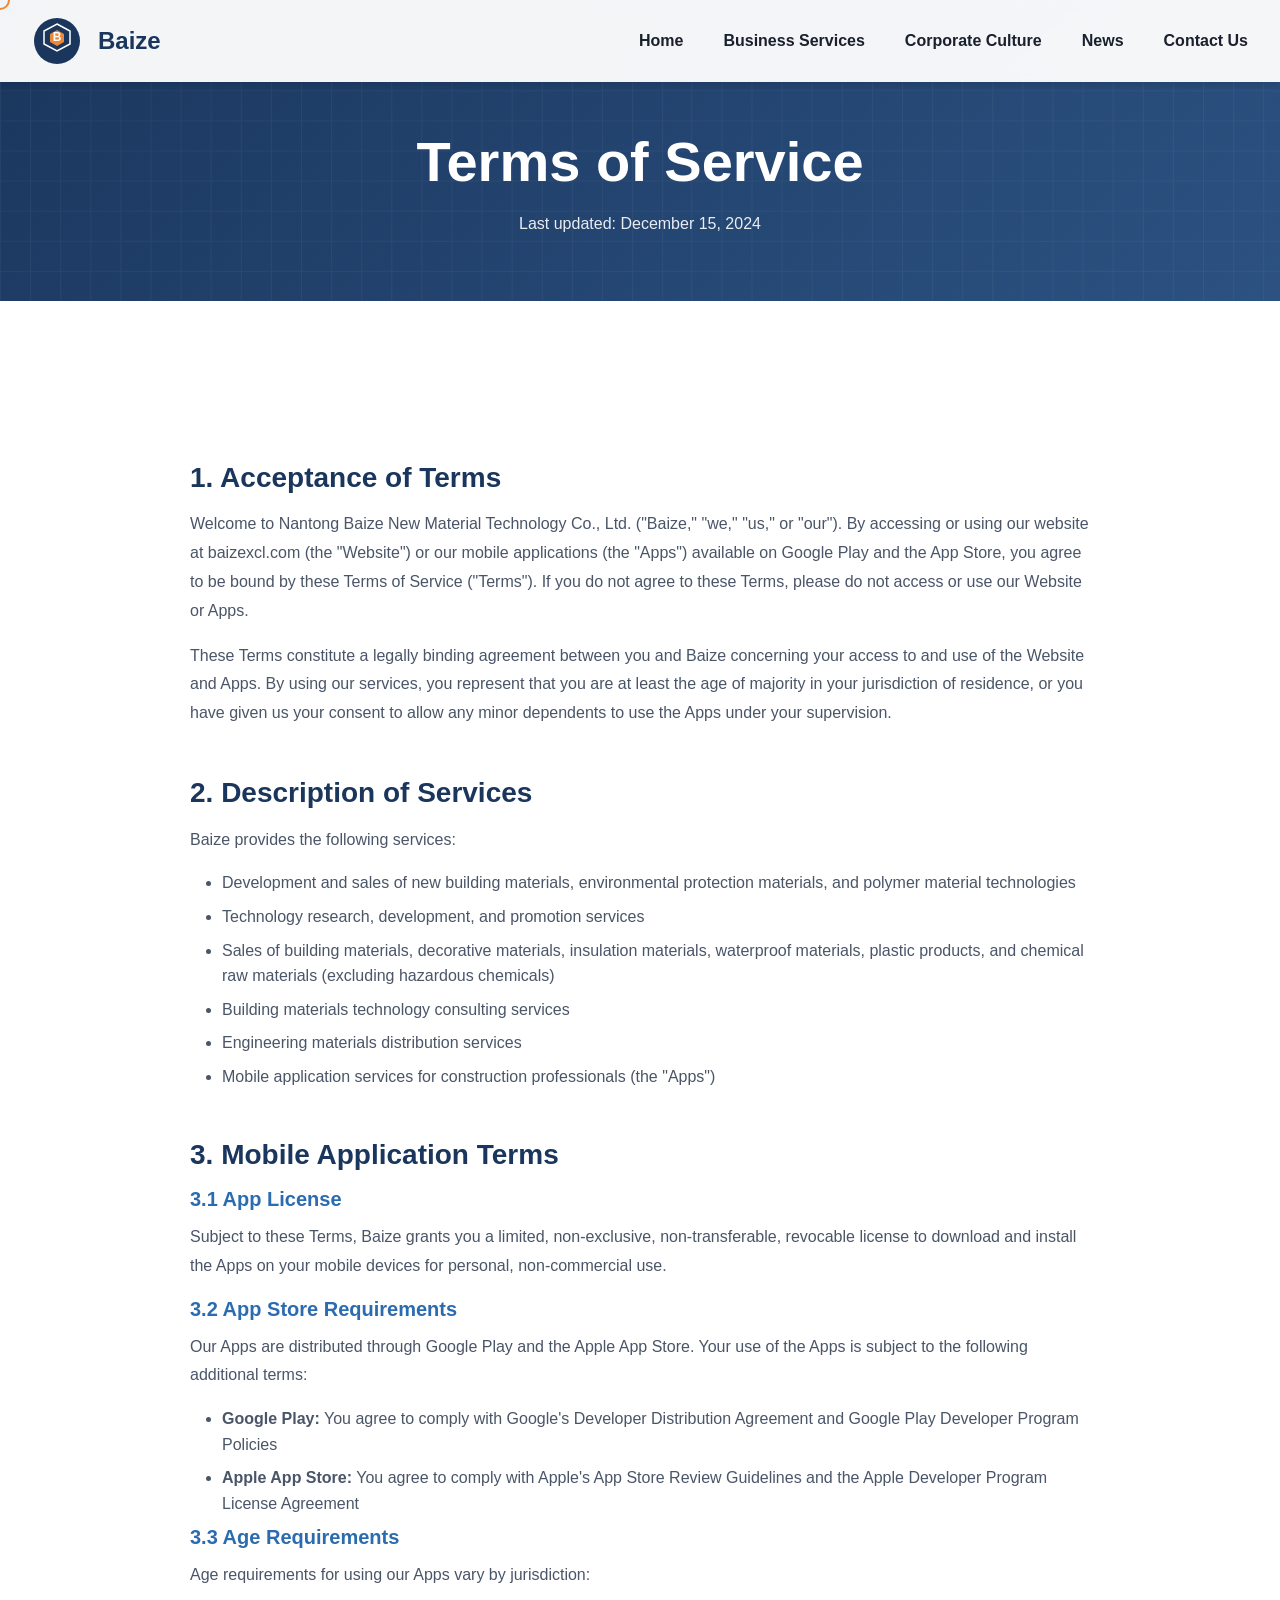
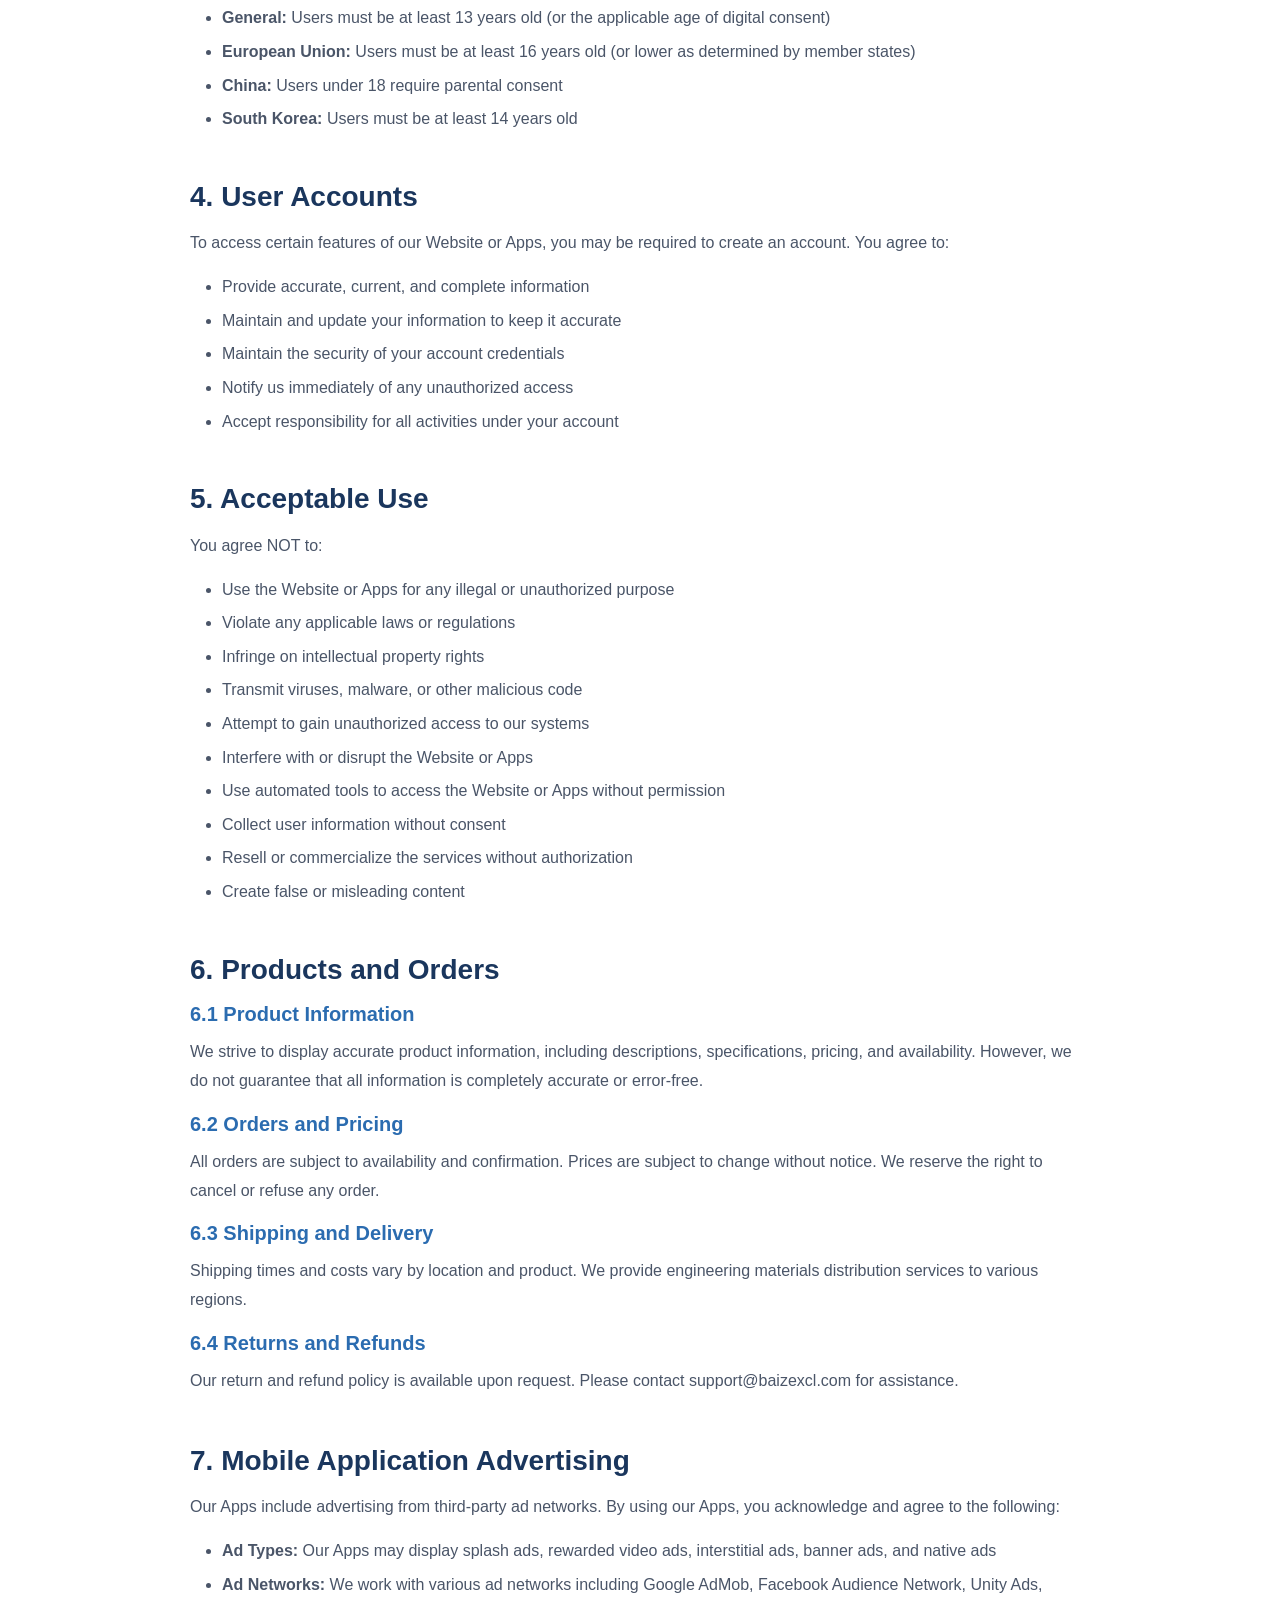
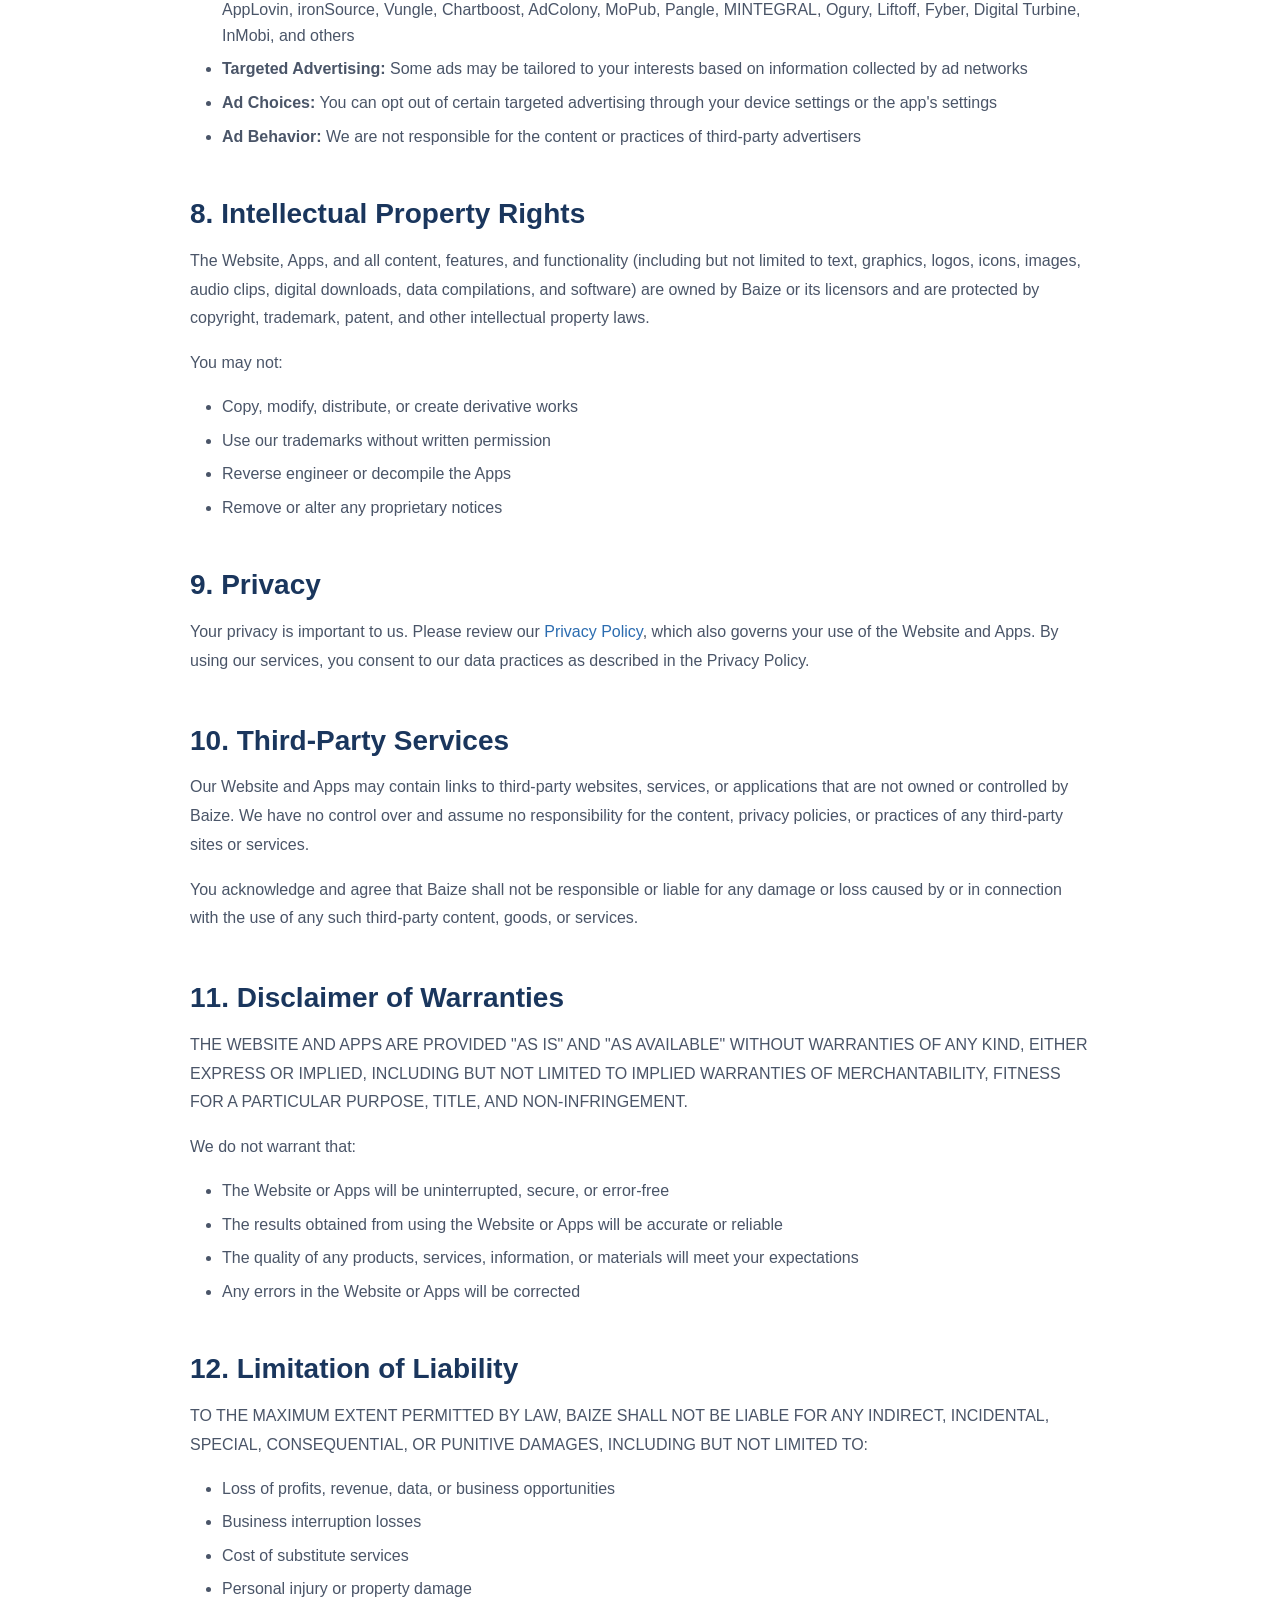
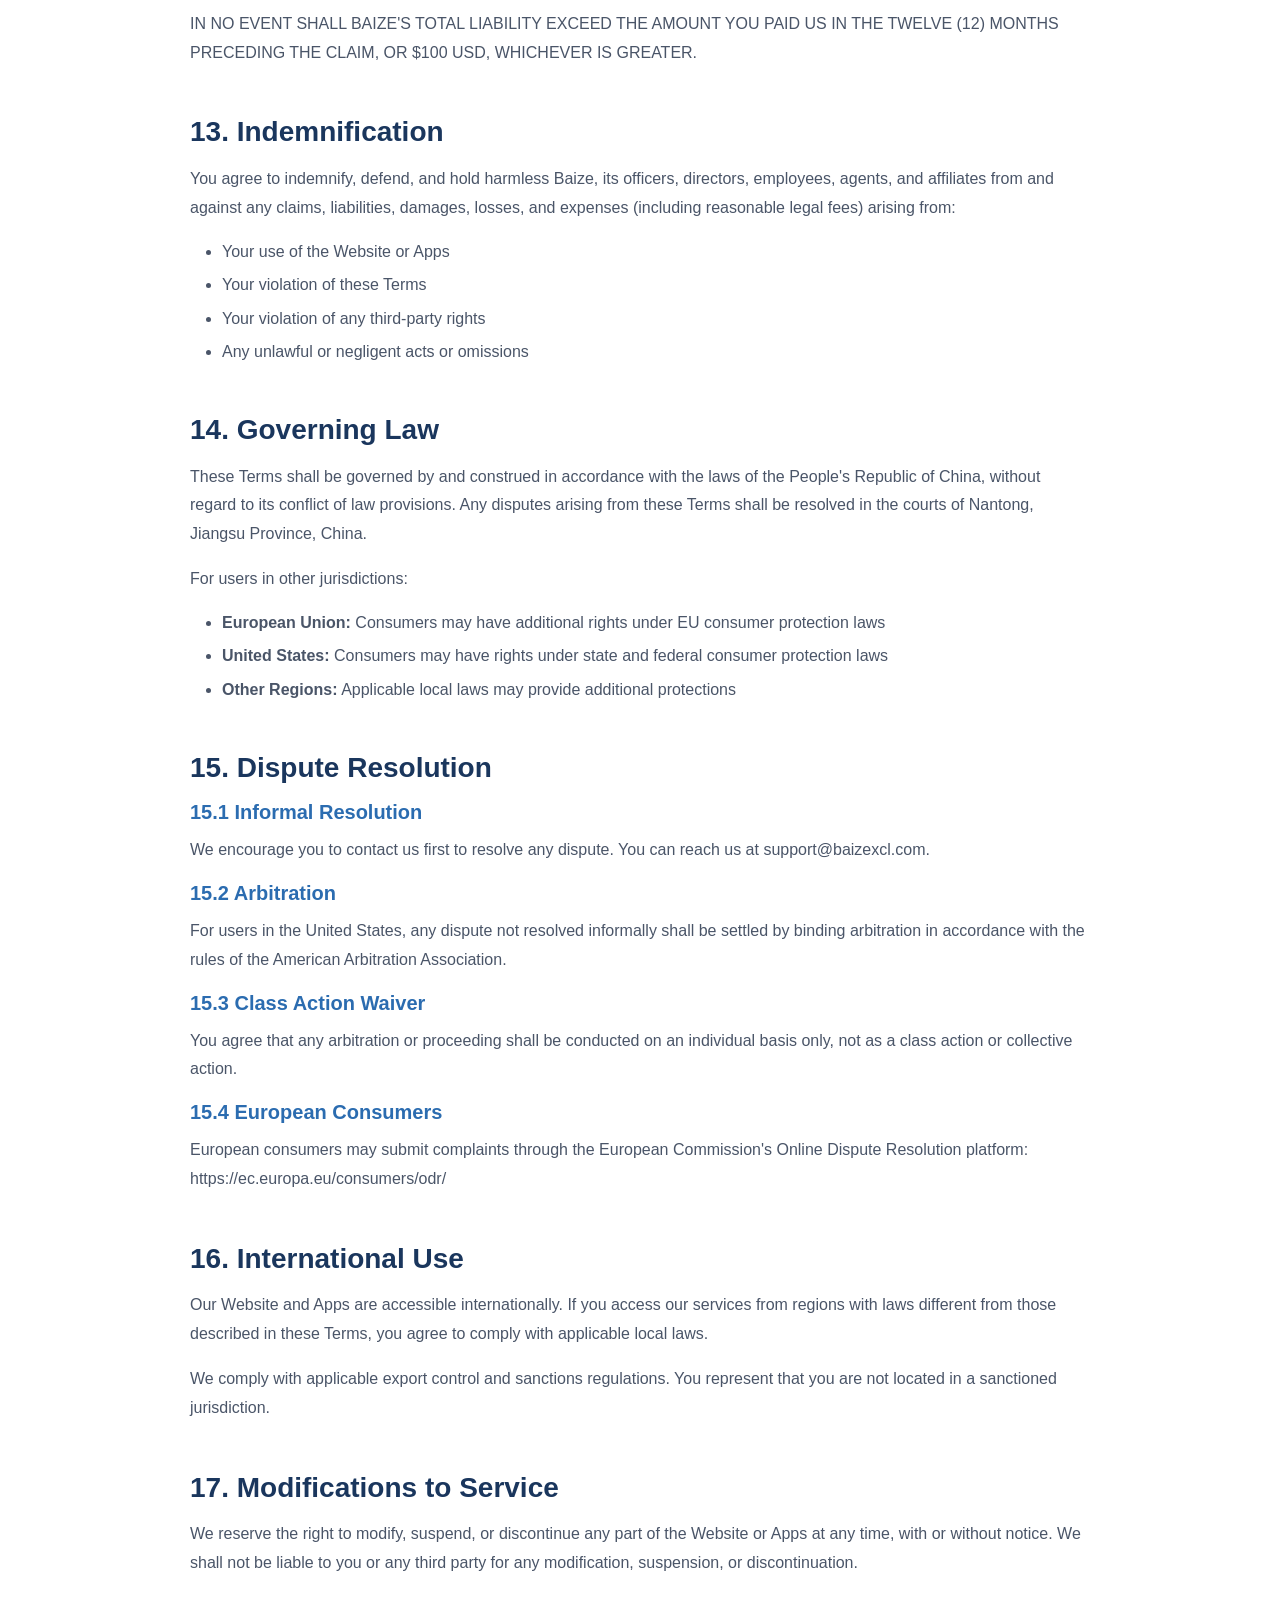
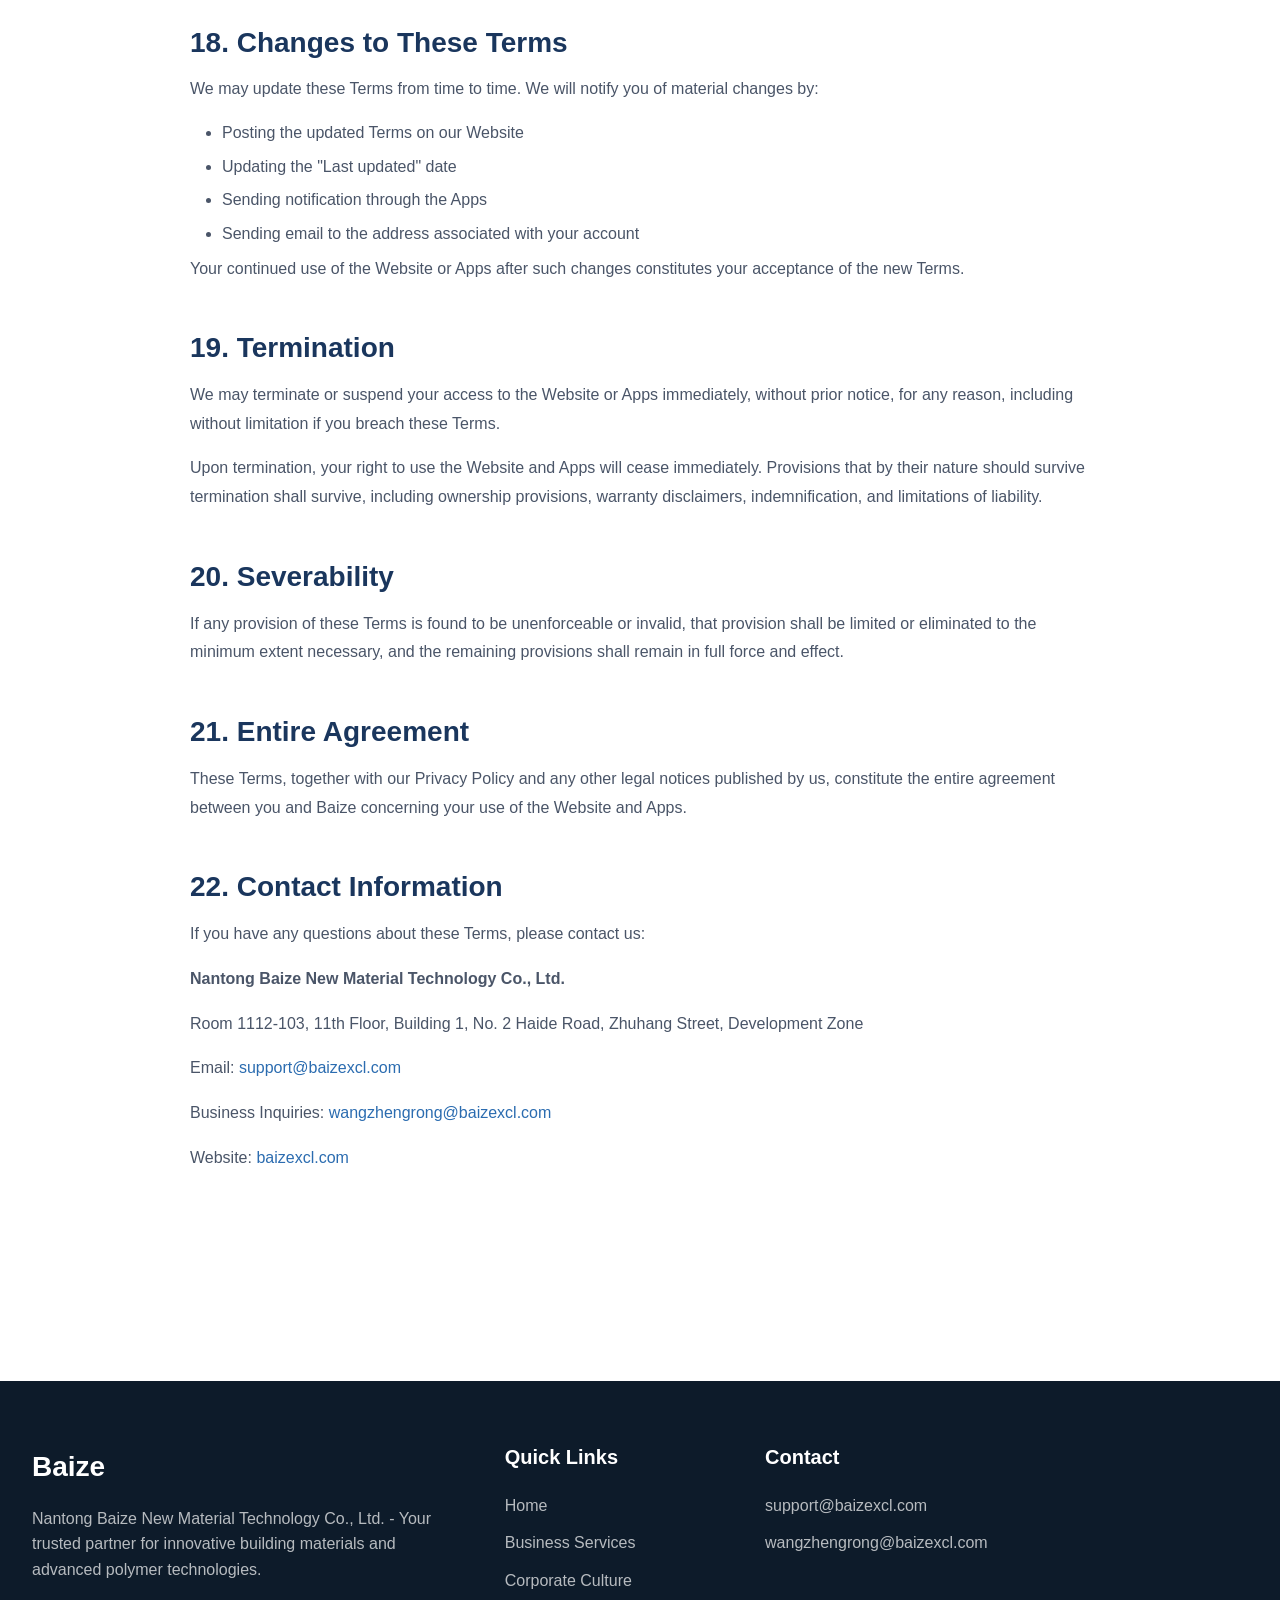
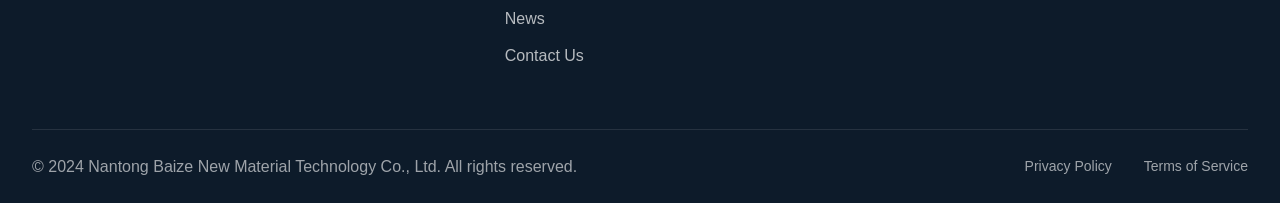
<file: terms-of-service.html>
<!DOCTYPE html>
<html lang="en">
<head>
    <meta charset="UTF-8">
    <meta name="viewport" content="width=device-width, initial-scale=1.0">
    <meta name="description" content="Terms of Service - Baize New Material Technology. Read our complete terms governing the use of our website and mobile applications.">
    <meta name="robots" content="index, follow">
    <link rel="canonical" href="https://baizexcl.com/terms-of-service.html">
    <title>Terms of Service - Baize New Material Technology</title>
    <link rel="icon" type="image/svg+xml" href="images/logo.svg">
    <link rel="stylesheet" href="css/main.css">
    <link rel="stylesheet" href="css/animations.css">
</head>
<body>
    <header class="header">
        <nav class="nav-container">
            <a href="index.html" class="logo">
                <svg viewBox="0 0 50 50" xmlns="http://www.w3.org/2000/svg">
                    <circle cx="25" cy="25" r="23" fill="#1a365d"/>
                    <polygon points="25,8 38,15 38,28 25,35 12,28 12,15" fill="none" stroke="white" stroke-width="1.5"/>
                    <polygon points="25,14 32,18 32,26 25,30 18,26 18,18" fill="#ed8936"/>
                    <text x="25" y="25" font-family="Arial" font-size="12" font-weight="bold" fill="white" text-anchor="middle">B</text>
                </svg>
                <span class="logo-text">Baize</span>
            </a>
            <ul class="nav-menu">
                <li><a href="index.html" class="nav-link">Home</a></li>
                <li><a href="services.html" class="nav-link">Business Services</a></li>
                <li><a href="culture.html" class="nav-link">Corporate Culture</a></li>
                <li><a href="news.html" class="nav-link">News</a></li>
                <li><a href="contact.html" class="nav-link">Contact Us</a></li>
            </ul>
            <div class="nav-toggle"><span></span><span></span><span></span></div>
        </nav>
    </header>

    <section class="page-header">
        <div class="container">
            <h1>Terms of Service</h1>
            <p>Last updated: December 15, 2024</p>
        </div>
    </section>

    <section class="section">
        <div class="container legal-content">
            <div class="legal-section reveal">
                <h2>1. Acceptance of Terms</h2>
                <p>Welcome to Nantong Baize New Material Technology Co., Ltd. ("Baize," "we," "us," or "our"). By accessing or using our website at baizexcl.com (the "Website") or our mobile applications (the "Apps") available on Google Play and the App Store, you agree to be bound by these Terms of Service ("Terms"). If you do not agree to these Terms, please do not access or use our Website or Apps.</p>
                <p>These Terms constitute a legally binding agreement between you and Baize concerning your access to and use of the Website and Apps. By using our services, you represent that you are at least the age of majority in your jurisdiction of residence, or you have given us your consent to allow any minor dependents to use the Apps under your supervision.</p>
            </div>

            <div class="legal-section reveal">
                <h2>2. Description of Services</h2>
                <p>Baize provides the following services:</p>
                <ul>
                    <li>Development and sales of new building materials, environmental protection materials, and polymer material technologies</li>
                    <li>Technology research, development, and promotion services</li>
                    <li>Sales of building materials, decorative materials, insulation materials, waterproof materials, plastic products, and chemical raw materials (excluding hazardous chemicals)</li>
                    <li>Building materials technology consulting services</li>
                    <li>Engineering materials distribution services</li>
                    <li>Mobile application services for construction professionals (the "Apps")</li>
                </ul>
            </div>

            <div class="legal-section reveal">
                <h2>3. Mobile Application Terms</h2>
                
                <h3>3.1 App License</h3>
                <p>Subject to these Terms, Baize grants you a limited, non-exclusive, non-transferable, revocable license to download and install the Apps on your mobile devices for personal, non-commercial use.</p>

                <h3>3.2 App Store Requirements</h3>
                <p>Our Apps are distributed through Google Play and the Apple App Store. Your use of the Apps is subject to the following additional terms:</p>
                <ul>
                    <li><strong>Google Play:</strong> You agree to comply with Google's Developer Distribution Agreement and Google Play Developer Program Policies</li>
                    <li><strong>Apple App Store:</strong> You agree to comply with Apple's App Store Review Guidelines and the Apple Developer Program License Agreement</li>
                </ul>

                <h3>3.3 Age Requirements</h3>
                <p>Age requirements for using our Apps vary by jurisdiction:</p>
                <ul>
                    <li><strong>General:</strong> Users must be at least 13 years old (or the applicable age of digital consent)</li>
                    <li><strong>European Union:</strong> Users must be at least 16 years old (or lower as determined by member states)</li>
                    <li><strong>China:</strong> Users under 18 require parental consent</li>
                    <li><strong>South Korea:</strong> Users must be at least 14 years old</li>
                </ul>
            </div>

            <div class="legal-section reveal">
                <h2>4. User Accounts</h2>
                <p>To access certain features of our Website or Apps, you may be required to create an account. You agree to:</p>
                <ul>
                    <li>Provide accurate, current, and complete information</li>
                    <li>Maintain and update your information to keep it accurate</li>
                    <li>Maintain the security of your account credentials</li>
                    <li>Notify us immediately of any unauthorized access</li>
                    <li>Accept responsibility for all activities under your account</li>
                </ul>
            </div>

            <div class="legal-section reveal">
                <h2>5. Acceptable Use</h2>
                <p>You agree NOT to:</p>
                <ul>
                    <li>Use the Website or Apps for any illegal or unauthorized purpose</li>
                    <li>Violate any applicable laws or regulations</li>
                    <li>Infringe on intellectual property rights</li>
                    <li>Transmit viruses, malware, or other malicious code</li>
                    <li>Attempt to gain unauthorized access to our systems</li>
                    <li>Interfere with or disrupt the Website or Apps</li>
                    <li>Use automated tools to access the Website or Apps without permission</li>
                    <li>Collect user information without consent</li>
                    <li>Resell or commercialize the services without authorization</li>
                    <li>Create false or misleading content</li>
                </ul>
            </div>

            <div class="legal-section reveal">
                <h2>6. Products and Orders</h2>
                
                <h3>6.1 Product Information</h3>
                <p>We strive to display accurate product information, including descriptions, specifications, pricing, and availability. However, we do not guarantee that all information is completely accurate or error-free.</p>

                <h3>6.2 Orders and Pricing</h3>
                <p>All orders are subject to availability and confirmation. Prices are subject to change without notice. We reserve the right to cancel or refuse any order.</p>

                <h3>6.3 Shipping and Delivery</h3>
                <p>Shipping times and costs vary by location and product. We provide engineering materials distribution services to various regions.</p>

                <h3>6.4 Returns and Refunds</h3>
                <p>Our return and refund policy is available upon request. Please contact support@baizexcl.com for assistance.</p>
            </div>

            <div class="legal-section reveal">
                <h2>7. Mobile Application Advertising</h2>
                <p>Our Apps include advertising from third-party ad networks. By using our Apps, you acknowledge and agree to the following:</p>
                <ul>
                    <li><strong>Ad Types:</strong> Our Apps may display splash ads, rewarded video ads, interstitial ads, banner ads, and native ads</li>
                    <li><strong>Ad Networks:</strong> We work with various ad networks including Google AdMob, Facebook Audience Network, Unity Ads, AppLovin, ironSource, Vungle, Chartboost, AdColony, MoPub, Pangle, MINTEGRAL, Ogury, Liftoff, Fyber, Digital Turbine, InMobi, and others</li>
                    <li><strong>Targeted Advertising:</strong> Some ads may be tailored to your interests based on information collected by ad networks</li>
                    <li><strong>Ad Choices:</strong> You can opt out of certain targeted advertising through your device settings or the app's settings</li>
                    <li><strong>Ad Behavior:</strong> We are not responsible for the content or practices of third-party advertisers</li>
                </ul>
            </div>

            <div class="legal-section reveal">
                <h2>8. Intellectual Property Rights</h2>
                <p>The Website, Apps, and all content, features, and functionality (including but not limited to text, graphics, logos, icons, images, audio clips, digital downloads, data compilations, and software) are owned by Baize or its licensors and are protected by copyright, trademark, patent, and other intellectual property laws.</p>
                <p>You may not:</p>
                <ul>
                    <li>Copy, modify, distribute, or create derivative works</li>
                    <li>Use our trademarks without written permission</li>
                    <li>Reverse engineer or decompile the Apps</li>
                    <li>Remove or alter any proprietary notices</li>
                </ul>
            </div>

            <div class="legal-section reveal">
                <h2>9. Privacy</h2>
                <p>Your privacy is important to us. Please review our <a href="privacy-policy.html">Privacy Policy</a>, which also governs your use of the Website and Apps. By using our services, you consent to our data practices as described in the Privacy Policy.</p>
            </div>

            <div class="legal-section reveal">
                <h2>10. Third-Party Services</h2>
                <p>Our Website and Apps may contain links to third-party websites, services, or applications that are not owned or controlled by Baize. We have no control over and assume no responsibility for the content, privacy policies, or practices of any third-party sites or services.</p>
                <p>You acknowledge and agree that Baize shall not be responsible or liable for any damage or loss caused by or in connection with the use of any such third-party content, goods, or services.</p>
            </div>

            <div class="legal-section reveal">
                <h2>11. Disclaimer of Warranties</h2>
                <p>THE WEBSITE AND APPS ARE PROVIDED "AS IS" AND "AS AVAILABLE" WITHOUT WARRANTIES OF ANY KIND, EITHER EXPRESS OR IMPLIED, INCLUDING BUT NOT LIMITED TO IMPLIED WARRANTIES OF MERCHANTABILITY, FITNESS FOR A PARTICULAR PURPOSE, TITLE, AND NON-INFRINGEMENT.</p>
                <p>We do not warrant that:</p>
                <ul>
                    <li>The Website or Apps will be uninterrupted, secure, or error-free</li>
                    <li>The results obtained from using the Website or Apps will be accurate or reliable</li>
                    <li>The quality of any products, services, information, or materials will meet your expectations</li>
                    <li>Any errors in the Website or Apps will be corrected</li>
                </ul>
            </div>

            <div class="legal-section reveal">
                <h2>12. Limitation of Liability</h2>
                <p>TO THE MAXIMUM EXTENT PERMITTED BY LAW, BAIZE SHALL NOT BE LIABLE FOR ANY INDIRECT, INCIDENTAL, SPECIAL, CONSEQUENTIAL, OR PUNITIVE DAMAGES, INCLUDING BUT NOT LIMITED TO:</p>
                <ul>
                    <li>Loss of profits, revenue, data, or business opportunities</li>
                    <li>Business interruption losses</li>
                    <li>Cost of substitute services</li>
                    <li>Personal injury or property damage</li>
                </ul>
                <p>IN NO EVENT SHALL BAIZE'S TOTAL LIABILITY EXCEED THE AMOUNT YOU PAID US IN THE TWELVE (12) MONTHS PRECEDING THE CLAIM, OR $100 USD, WHICHEVER IS GREATER.</p>
            </div>

            <div class="legal-section reveal">
                <h2>13. Indemnification</h2>
                <p>You agree to indemnify, defend, and hold harmless Baize, its officers, directors, employees, agents, and affiliates from and against any claims, liabilities, damages, losses, and expenses (including reasonable legal fees) arising from:</p>
                <ul>
                    <li>Your use of the Website or Apps</li>
                    <li>Your violation of these Terms</li>
                    <li>Your violation of any third-party rights</li>
                    <li>Any unlawful or negligent acts or omissions</li>
                </ul>
            </div>

            <div class="legal-section reveal">
                <h2>14. Governing Law</h2>
                <p>These Terms shall be governed by and construed in accordance with the laws of the People's Republic of China, without regard to its conflict of law provisions. Any disputes arising from these Terms shall be resolved in the courts of Nantong, Jiangsu Province, China.</p>
                <p>For users in other jurisdictions:</p>
                <ul>
                    <li><strong>European Union:</strong> Consumers may have additional rights under EU consumer protection laws</li>
                    <li><strong>United States:</strong> Consumers may have rights under state and federal consumer protection laws</li>
                    <li><strong>Other Regions:</strong> Applicable local laws may provide additional protections</li>
                </ul>
            </div>

            <div class="legal-section reveal">
                <h2>15. Dispute Resolution</h2>
                
                <h3>15.1 Informal Resolution</h3>
                <p>We encourage you to contact us first to resolve any dispute. You can reach us at support@baizexcl.com.</p>

                <h3>15.2 Arbitration</h3>
                <p>For users in the United States, any dispute not resolved informally shall be settled by binding arbitration in accordance with the rules of the American Arbitration Association.</p>

                <h3>15.3 Class Action Waiver</h3>
                <p>You agree that any arbitration or proceeding shall be conducted on an individual basis only, not as a class action or collective action.</p>

                <h3>15.4 European Consumers</h3>
                <p>European consumers may submit complaints through the European Commission's Online Dispute Resolution platform: https://ec.europa.eu/consumers/odr/</p>
            </div>

            <div class="legal-section reveal">
                <h2>16. International Use</h2>
                <p>Our Website and Apps are accessible internationally. If you access our services from regions with laws different from those described in these Terms, you agree to comply with applicable local laws.</p>
                <p>We comply with applicable export control and sanctions regulations. You represent that you are not located in a sanctioned jurisdiction.</p>
            </div>

            <div class="legal-section reveal">
                <h2>17. Modifications to Service</h2>
                <p>We reserve the right to modify, suspend, or discontinue any part of the Website or Apps at any time, with or without notice. We shall not be liable to you or any third party for any modification, suspension, or discontinuation.</p>
            </div>

            <div class="legal-section reveal">
                <h2>18. Changes to These Terms</h2>
                <p>We may update these Terms from time to time. We will notify you of material changes by:</p>
                <ul>
                    <li>Posting the updated Terms on our Website</li>
                    <li>Updating the "Last updated" date</li>
                    <li>Sending notification through the Apps</li>
                    <li>Sending email to the address associated with your account</li>
                </ul>
                <p>Your continued use of the Website or Apps after such changes constitutes your acceptance of the new Terms.</p>
            </div>

            <div class="legal-section reveal">
                <h2>19. Termination</h2>
                <p>We may terminate or suspend your access to the Website or Apps immediately, without prior notice, for any reason, including without limitation if you breach these Terms.</p>
                <p>Upon termination, your right to use the Website and Apps will cease immediately. Provisions that by their nature should survive termination shall survive, including ownership provisions, warranty disclaimers, indemnification, and limitations of liability.</p>
            </div>

            <div class="legal-section reveal">
                <h2>20. Severability</h2>
                <p>If any provision of these Terms is found to be unenforceable or invalid, that provision shall be limited or eliminated to the minimum extent necessary, and the remaining provisions shall remain in full force and effect.</p>
            </div>

            <div class="legal-section reveal">
                <h2>21. Entire Agreement</h2>
                <p>These Terms, together with our Privacy Policy and any other legal notices published by us, constitute the entire agreement between you and Baize concerning your use of the Website and Apps.</p>
            </div>

            <div class="legal-section reveal">
                <h2>22. Contact Information</h2>
                <p>If you have any questions about these Terms, please contact us:</p>
                <div class="contact-info-box">
                    <p><strong>Nantong Baize New Material Technology Co., Ltd.</strong></p>
                    <p>Room 1112-103, 11th Floor, Building 1, No. 2 Haide Road, Zhuhang Street, Development Zone</p>
                    <p>Email: <a href="mailto:support@baizexcl.com">support@baizexcl.com</a></p>
                    <p>Business Inquiries: <a href="mailto:wangzhengrong@baizexcl.com">wangzhengrong@baizexcl.com</a></p>
                    <p>Website: <a href="https://baizexcl.com">baizexcl.com</a></p>
                </div>
            </div>
        </div>
    </section>

    <footer class="footer">
        <div class="container">
            <div class="footer-grid">
                <div class="footer-brand">
                    <span class="logo-text" style="font-size:1.75rem;display:block;margin-bottom:1rem;">Baize</span>
                    <p>Nantong Baize New Material Technology Co., Ltd. - Your trusted partner for innovative building materials and advanced polymer technologies.</p>
                </div>
                <div class="footer-links">
                    <h5>Quick Links</h5>
                    <ul>
                        <li><a href="index.html">Home</a></li>
                        <li><a href="services.html">Business Services</a></li>
                        <li><a href="culture.html">Corporate Culture</a></li>
                        <li><a href="news.html">News</a></li>
                        <li><a href="contact.html">Contact Us</a></li>
                    </ul>
                </div>
                <div class="footer-links">
                    <h5>Contact</h5>
                    <ul>
                        <li><a href="mailto:support@baizexcl.com">support@baizexcl.com</a></li>
                        <li><a href="mailto:wangzhengrong@baizexcl.com">wangzhengrong@baizexcl.com</a></li>
                    </ul>
                </div>
            </div>
            <div class="footer-bottom">
                <p>&copy; 2024 Nantong Baize New Material Technology Co., Ltd. All rights reserved.</p>
                <div class="footer-legal">
                    <a href="privacy-policy.html">Privacy Policy</a>
                    <a href="terms-of-service.html">Terms of Service</a>
                </div>
            </div>
        </div>
    </footer>
    <script src="js/main.js"></script>
</body>
</html>
</file>
<file: css/main.css>
/* =============================================
   Nantong Baize New Material Technology Co., Ltd.
   Main Stylesheet
   ============================================= */

/* CSS Variables */
:root {
    --primary-color: #1a365d;
    --secondary-color: #2b6cb0;
    --accent-color: #ed8936;
    --dark-bg: #0d1b2a;
    --light-bg: #f7fafc;
    --text-primary: #1a202c;
    --text-secondary: #4a5568;
    --text-light: #718096;
    --white: #ffffff;
    --gray-50: #f7fafc;
    --gray-100: #f0f4f8;
    --gray-200: #e2e8f0;
    --gray-300: #cbd5e0;
    --gray-400: #a0aec0;
    --gradient-primary: linear-gradient(135deg, #1a365d 0%, #2c5282 100%);
    --gradient-accent: linear-gradient(135deg, #ed8936 0%, #dd6b20 100%);
    --shadow-sm: 0 1px 3px rgba(0, 0, 0, 0.12);
    --shadow-md: 0 4px 6px rgba(0, 0, 0, 0.1);
    --shadow-lg: 0 10px 25px rgba(0, 0, 0, 0.15);
    --shadow-xl: 0 20px 40px rgba(0, 0, 0, 0.2);
    --transition-fast: 0.2s ease;
    --transition-normal: 0.3s ease;
    --transition-slow: 0.5s ease;
    --radius-sm: 4px;
    --radius-md: 8px;
    --radius-lg: 12px;
    --radius-xl: 16px;
}

/* Reset & Base */
*, *::before, *::after {
    margin: 0;
    padding: 0;
    box-sizing: border-box;
}

html {
    scroll-behavior: smooth;
    font-size: 16px;
}

body {
    font-family: 'Segoe UI', -apple-system, BlinkMacSystemFont, Roboto, Oxygen, Ubuntu, Cantarell, sans-serif;
    line-height: 1.6;
    color: var(--text-primary);
    background-color: var(--white);
    overflow-x: hidden;
}

/* Typography */
h1, h2, h3, h4, h5, h6 {
    font-weight: 700;
    line-height: 1.2;
    margin-bottom: 1rem;
}

h1 { font-size: 3.5rem; }
h2 { font-size: 2.5rem; }
h3 { font-size: 2rem; }
h4 { font-size: 1.5rem; }
h5 { font-size: 1.25rem; }
h6 { font-size: 1rem; }

p {
    margin-bottom: 1rem;
    color: var(--text-secondary);
}

a {
    text-decoration: none;
    color: var(--secondary-color);
    transition: color var(--transition-fast);
}

a:hover {
    color: var(--accent-color);
}

/* Container */
.container {
    max-width: 1400px;
    margin: 0 auto;
    padding: 0 2rem;
}

/* Header & Navigation */
.header {
    position: fixed;
    top: 0;
    left: 0;
    width: 100%;
    z-index: 1000;
    background: rgba(255, 255, 255, 0.95);
    backdrop-filter: blur(10px);
    box-shadow: var(--shadow-md);
    transition: all var(--transition-normal);
}

.header.scrolled {
    background: rgba(26, 54, 93, 0.98);
}

.header.scrolled .logo-text {
    color: var(--white);
}

.header.scrolled .nav-link {
    color: var(--white);
}

.header.scrolled .nav-link:hover {
    color: var(--accent-color);
}

.nav-container {
    display: flex;
    justify-content: space-between;
    align-items: center;
    padding: 1rem 2rem;
    max-width: 1400px;
    margin: 0 auto;
}

.logo {
    display: flex;
    align-items: center;
    gap: 1rem;
}

.logo svg {
    width: 50px;
    height: 50px;
}

.logo-text {
    font-size: 1.5rem;
    font-weight: 700;
    color: var(--primary-color);
    transition: color var(--transition-normal);
}

.nav-menu {
    display: flex;
    list-style: none;
    gap: 2.5rem;
}

.nav-link {
    font-weight: 600;
    color: var(--text-primary);
    padding: 0.5rem 0;
    position: relative;
    transition: color var(--transition-normal);
}

.nav-link::after {
    content: '';
    position: absolute;
    bottom: 0;
    left: 0;
    width: 0;
    height: 2px;
    background: var(--accent-color);
    transition: width var(--transition-normal);
}

.nav-link:hover::after,
.nav-link.active::after {
    width: 100%;
}

.nav-toggle {
    display: none;
    flex-direction: column;
    gap: 5px;
    cursor: pointer;
    padding: 5px;
}

.nav-toggle span {
    width: 25px;
    height: 3px;
    background: var(--primary-color);
    transition: all var(--transition-normal);
}

/* Hero Section */
.hero {
    min-height: 100vh;
    display: flex;
    align-items: center;
    background: var(--gradient-primary);
    position: relative;
    overflow: hidden;
    padding-top: 80px;
}

.hero::before {
    content: '';
    position: absolute;
    top: 0;
    left: 0;
    width: 100%;
    height: 100%;
    background: url('data:image/svg+xml,<svg xmlns="http://www.w3.org/2000/svg" viewBox="0 0 100 100"><defs><pattern id="grid" width="10" height="10" patternUnits="userSpaceOnUse"><path d="M 10 0 L 0 0 0 10" fill="none" stroke="rgba(255,255,255,0.05)" stroke-width="0.5"/></pattern></defs><rect width="100" height="100" fill="url(%23grid)"/></svg>');
    opacity: 0.5;
}

.hero-content {
    position: relative;
    z-index: 2;
    color: var(--white);
    max-width: 800px;
}

.hero-badge {
    display: inline-block;
    padding: 0.5rem 1.5rem;
    background: var(--gradient-accent);
    border-radius: 50px;
    font-size: 0.875rem;
    font-weight: 600;
    margin-bottom: 1.5rem;
    animation: pulse 2s infinite;
}

.hero h1 {
    font-size: 4rem;
    margin-bottom: 1.5rem;
    animation: slideUp 1s ease-out;
}

.hero p {
    font-size: 1.25rem;
    color: rgba(255, 255, 255, 0.9);
    margin-bottom: 2rem;
    animation: slideUp 1s ease-out 0.2s backwards;
}

.hero-buttons {
    display: flex;
    gap: 1rem;
    animation: slideUp 1s ease-out 0.4s backwards;
}

/* Buttons */
.btn {
    display: inline-flex;
    align-items: center;
    gap: 0.5rem;
    padding: 1rem 2rem;
    border-radius: 8px;
    font-weight: 600;
    font-size: 1rem;
    cursor: pointer;
    transition: all var(--transition-normal);
    border: none;
}

.btn-primary {
    background: var(--gradient-accent);
    color: var(--white);
    box-shadow: var(--shadow-md);
}

.btn-primary:hover {
    transform: translateY(-3px);
    box-shadow: var(--shadow-lg);
}

.btn-secondary {
    background: transparent;
    color: var(--white);
    border: 2px solid var(--white);
}

.btn-secondary:hover {
    background: var(--white);
    color: var(--primary-color);
}

/* Sections */
.section {
    padding: 6rem 0;
}

.section-dark {
    background: var(--dark-bg);
    color: var(--white);
}

.section-light {
    background: var(--light-bg);
}

.section-header {
    text-align: center;
    margin-bottom: 4rem;
}

.section-header h2 {
    color: var(--primary-color);
    margin-bottom: 1rem;
}

.section-header p {
    max-width: 600px;
    margin: 0 auto;
    color: var(--text-secondary);
}

.section-dark .section-header h2 {
    color: var(--white);
}

.section-dark .section-header p {
    color: rgba(255, 255, 255, 0.8);
}

/* Features Grid */
.features-grid {
    display: grid;
    grid-template-columns: repeat(auto-fit, minmax(300px, 1fr));
    gap: 2rem;
}

.feature-card {
    background: var(--white);
    padding: 2.5rem;
    border-radius: 16px;
    box-shadow: var(--shadow-md);
    transition: all var(--transition-normal);
    position: relative;
    overflow: hidden;
}

.feature-card::before {
    content: '';
    position: absolute;
    top: 0;
    left: 0;
    width: 100%;
    height: 4px;
    background: var(--gradient-accent);
    transform: scaleX(0);
    transition: transform var(--transition-normal);
}

.feature-card:hover::before {
    transform: scaleX(1);
}

.feature-card:hover {
    transform: translateY(-10px);
    box-shadow: var(--shadow-xl);
}

.feature-icon {
    width: 70px;
    height: 70px;
    background: var(--gradient-primary);
    border-radius: 16px;
    display: flex;
    align-items: center;
    justify-content: center;
    margin-bottom: 1.5rem;
}

.feature-icon svg {
    width: 35px;
    height: 35px;
    fill: var(--white);
}

.feature-card h4 {
    color: var(--primary-color);
    margin-bottom: 1rem;
}

/* Services Section */
.services-grid {
    display: grid;
    grid-template-columns: repeat(auto-fit, minmax(350px, 1fr));
    gap: 2rem;
}

.service-card {
    background: var(--white);
    border-radius: 20px;
    overflow: hidden;
    box-shadow: var(--shadow-lg);
    transition: all var(--transition-slow);
}

.service-card:hover {
    transform: translateY(-15px);
    box-shadow: var(--shadow-xl);
}

.service-image {
    height: 250px;
    background: var(--gradient-primary);
    position: relative;
    overflow: hidden;
}

.service-image::after {
    content: '';
    position: absolute;
    bottom: -50px;
    right: -50px;
    width: 150px;
    height: 150px;
    background: var(--gradient-accent);
    border-radius: 50%;
    opacity: 0.3;
}

.service-content {
    padding: 2rem;
}

.service-content h4 {
    color: var(--primary-color);
    margin-bottom: 1rem;
}

/* App Showcase */
.app-showcase {
    display: grid;
    grid-template-columns: 1fr 1fr;
    gap: 4rem;
    align-items: center;
}

.app-info h2 {
    color: var(--primary-color);
    margin-bottom: 1.5rem;
}

.app-features {
    list-style: none;
    margin: 2rem 0;
}

.app-features li {
    display: flex;
    align-items: center;
    gap: 1rem;
    padding: 1rem 0;
    border-bottom: 1px solid #eee;
}

.app-features li:last-child {
    border-bottom: none;
}

.app-features svg {
    width: 24px;
    height: 24px;
    fill: var(--accent-color);
}

.app-mockup {
    position: relative;
    height: 500px;
    display: flex;
    align-items: center;
    justify-content: center;
}

.phone-mockup {
    width: 280px;
    height: 560px;
    background: #1a1a1a;
    border-radius: 40px;
    padding: 12px;
    box-shadow: var(--shadow-xl);
    position: relative;
    z-index: 2;
}

.phone-screen {
    width: 100%;
    height: 100%;
    background: var(--gradient-primary);
    border-radius: 30px;
    overflow: hidden;
    display: flex;
    flex-direction: column;
    align-items: center;
    justify-content: center;
    color: var(--white);
    text-align: center;
    padding: 2rem;
}

.phone-mockup::before {
    content: '';
    position: absolute;
    top: 20px;
    left: 50%;
    transform: translateX(-50%);
    width: 100px;
    height: 25px;
    background: #000;
    border-radius: 20px;
    z-index: 3;
}

.app-stores {
    display: flex;
    gap: 1rem;
    margin-top: 2rem;
}

.store-badge {
    display: flex;
    align-items: center;
    gap: 0.5rem;
    padding: 0.75rem 1.5rem;
    background: var(--dark-bg);
    color: var(--white);
    border-radius: 8px;
    font-size: 0.875rem;
    transition: all var(--transition-normal);
}

.store-badge:hover {
    background: var(--primary-color);
    transform: translateY(-3px);
}

.store-badge svg {
    width: 24px;
    height: 24px;
    fill: currentColor;
}

/* Stats Section */
.stats-section {
    background: var(--gradient-primary);
    padding: 4rem 0;
}

.stats-grid {
    display: grid;
    grid-template-columns: repeat(4, 1fr);
    gap: 2rem;
}

.stat-item {
    text-align: center;
    color: var(--white);
}

.stat-number {
    font-size: 3.5rem;
    font-weight: 700;
    margin-bottom: 0.5rem;
}

.stat-label {
    font-size: 1rem;
    opacity: 0.9;
}

/* Team Section */
.team-grid {
    display: grid;
    grid-template-columns: repeat(auto-fit, minmax(280px, 1fr));
    gap: 2rem;
}

.team-card {
    background: var(--white);
    border-radius: 20px;
    overflow: hidden;
    box-shadow: var(--shadow-md);
    transition: all var(--transition-normal);
}

.team-card:hover {
    transform: translateY(-10px);
    box-shadow: var(--shadow-xl);
}

.team-image {
    height: 300px;
    background: var(--gradient-primary);
    display: flex;
    align-items: center;
    justify-content: center;
}

.team-image svg {
    width: 120px;
    height: 120px;
    fill: rgba(255, 255, 255, 0.3);
}

.team-info {
    padding: 1.5rem;
    text-align: center;
}

.team-info h4 {
    color: var(--primary-color);
    margin-bottom: 0.5rem;
}

.team-info p {
    color: var(--accent-color);
    font-weight: 600;
}

/* News Grid */
.news-grid {
    display: grid;
    grid-template-columns: repeat(auto-fit, minmax(350px, 1fr));
    gap: 2rem;
}

.news-card {
    background: var(--white);
    border-radius: 20px;
    overflow: hidden;
    box-shadow: var(--shadow-md);
    transition: all var(--transition-normal);
}

.news-card:hover {
    transform: translateY(-10px);
    box-shadow: var(--shadow-xl);
}

.news-image {
    height: 220px;
    background: var(--gradient-primary);
    position: relative;
}

.news-date {
    position: absolute;
    top: 1rem;
    left: 1rem;
    background: var(--accent-color);
    color: var(--white);
    padding: 0.5rem 1rem;
    border-radius: 8px;
    font-size: 0.875rem;
    font-weight: 600;
}

.news-content {
    padding: 1.5rem;
}

.news-content h4 {
    color: var(--primary-color);
    margin-bottom: 1rem;
}

.news-link {
    display: inline-flex;
    align-items: center;
    gap: 0.5rem;
    color: var(--accent-color);
    font-weight: 600;
}

/* Contact Section */
.contact-section {
    background: var(--light-bg);
}

.contact-grid {
    display: grid;
    grid-template-columns: 1fr 1fr;
    gap: 4rem;
}

.contact-info h3 {
    color: var(--primary-color);
    margin-bottom: 2rem;
}

.contact-item {
    display: flex;
    align-items: flex-start;
    gap: 1rem;
    margin-bottom: 1.5rem;
}

.contact-icon {
    width: 50px;
    height: 50px;
    background: var(--gradient-primary);
    border-radius: 12px;
    display: flex;
    align-items: center;
    justify-content: center;
    flex-shrink: 0;
}

.contact-icon svg {
    width: 24px;
    height: 24px;
    fill: var(--white);
}

.contact-text h5 {
    color: var(--primary-color);
    margin-bottom: 0.25rem;
}

.contact-text p {
    color: var(--text-secondary);
    margin: 0;
}

.contact-form {
    background: var(--white);
    padding: 3rem;
    border-radius: 20px;
    box-shadow: var(--shadow-lg);
}

.form-group {
    margin-bottom: 1.5rem;
}

.form-group label {
    display: block;
    margin-bottom: 0.5rem;
    color: var(--primary-color);
    font-weight: 600;
}

.form-group input,
.form-group textarea {
    width: 100%;
    padding: 1rem;
    border: 2px solid #e2e8f0;
    border-radius: 10px;
    font-size: 1rem;
    transition: border-color var(--transition-fast);
}

.form-group input:focus,
.form-group textarea:focus {
    outline: none;
    border-color: var(--secondary-color);
}

.form-group textarea {
    min-height: 150px;
    resize: vertical;
}

/* Footer */
.footer {
    background: var(--dark-bg);
    color: var(--white);
    padding-top: 4rem;
}

.footer-grid {
    display: grid;
    grid-template-columns: 2fr 1fr 1fr 1fr;
    gap: 3rem;
    padding-bottom: 3rem;
    border-bottom: 1px solid rgba(255, 255, 255, 0.1);
}

.footer-brand .logo-text {
    color: var(--white);
    margin-bottom: 1rem;
}

.footer-brand p {
    color: rgba(255, 255, 255, 0.7);
    margin-bottom: 1.5rem;
}

.footer-social {
    display: flex;
    gap: 1rem;
}

.social-link {
    width: 40px;
    height: 40px;
    background: rgba(255, 255, 255, 0.1);
    border-radius: 50%;
    display: flex;
    align-items: center;
    justify-content: center;
    transition: all var(--transition-normal);
}

.social-link:hover {
    background: var(--accent-color);
    transform: translateY(-3px);
}

.social-link svg {
    width: 20px;
    height: 20px;
    fill: var(--white);
}

.footer-links h5 {
    color: var(--white);
    margin-bottom: 1.5rem;
}

.footer-links ul {
    list-style: none;
}

.footer-links li {
    margin-bottom: 0.75rem;
}

.footer-links a {
    color: rgba(255, 255, 255, 0.7);
    transition: color var(--transition-fast);
}

.footer-links a:hover {
    color: var(--accent-color);
}

.footer-bottom {
    display: flex;
    justify-content: space-between;
    align-items: center;
    padding: 1.5rem 0;
}

.footer-bottom p {
    color: rgba(255, 255, 255, 0.6);
    margin: 0;
}

.footer-legal {
    display: flex;
    gap: 2rem;
}

.footer-legal a {
    color: rgba(255, 255, 255, 0.6);
    font-size: 0.875rem;
}

.footer-legal a:hover {
    color: var(--accent-color);
}

/* Page Headers */
.page-header {
    background: var(--gradient-primary);
    padding: 8rem 0 4rem;
    text-align: center;
    color: var(--white);
    position: relative;
    overflow: hidden;
}

.page-header::before {
    content: '';
    position: absolute;
    top: 0;
    left: 0;
    width: 100%;
    height: 100%;
    background: url('data:image/svg+xml,<svg xmlns="http://www.w3.org/2000/svg" viewBox="0 0 100 100"><defs><pattern id="grid" width="10" height="10" patternUnits="userSpaceOnUse"><path d="M 10 0 L 0 0 0 10" fill="none" stroke="rgba(255,255,255,0.05)" stroke-width="0.5"/></pattern></defs><rect width="100" height="100" fill="url(%23grid)"/></svg>');
}

.page-header h1 {
    position: relative;
    z-index: 2;
    margin-bottom: 1rem;
}

.page-header p {
    position: relative;
    z-index: 2;
    color: rgba(255, 255, 255, 0.9);
    max-width: 600px;
    margin: 0 auto;
}

/* Legal Pages */
.legal-content {
    max-width: 900px;
    margin: 0 auto;
    padding: 4rem 0;
}

.legal-section {
    margin-bottom: 3rem;
}

.legal-section h2 {
    color: var(--primary-color);
    font-size: 1.75rem;
    margin-bottom: 1rem;
}

.legal-section h3 {
    color: var(--secondary-color);
    font-size: 1.25rem;
    margin-bottom: 0.75rem;
}

.legal-section p {
    color: var(--text-secondary);
    line-height: 1.8;
}

.legal-section ul {
    list-style: disc;
    padding-left: 2rem;
    color: var(--text-secondary);
}

.legal-section li {
    margin-bottom: 0.5rem;
}

/* Quick Contact Cards */
.quick-contact-grid {
    display: grid;
    grid-template-columns: repeat(3, 1fr);
    gap: 2rem;
    margin-bottom: 3rem;
}

.quick-contact-card {
    background: var(--white);
    padding: 2rem;
    border-radius: var(--radius-lg);
    box-shadow: var(--shadow-md);
    text-align: center;
    transition: all var(--transition-normal);
}

.quick-contact-card:hover {
    transform: translateY(-5px);
    box-shadow: var(--shadow-xl);
}

.quick-contact-icon {
    width: 60px;
    height: 60px;
    background: linear-gradient(135deg, var(--primary-color), var(--secondary-color));
    border-radius: 50%;
    display: flex;
    align-items: center;
    justify-content: center;
    margin: 0 auto 1.5rem;
}

.quick-contact-icon svg {
    width: 30px;
    height: 30px;
    color: var(--white);
}

.quick-contact-content h3 {
    color: var(--primary-color);
    margin-bottom: 0.75rem;
}

.quick-contact-content p {
    color: var(--text-secondary);
    font-size: 0.95rem;
    line-height: 1.6;
}

/* Contact Info Styles */
.contact-grid {
    display: grid;
    grid-template-columns: 1fr 1.2fr;
    gap: 4rem;
}

.contact-info h2 {
    color: var(--primary-color);
    margin-bottom: 1rem;
}

.contact-intro {
    color: var(--text-secondary);
    margin-bottom: 2rem;
    font-size: 1.05rem;
    line-height: 1.7;
}

.contact-detail {
    display: flex;
    gap: 1rem;
    margin-bottom: 1.5rem;
    padding-bottom: 1.5rem;
    border-bottom: 1px solid var(--gray-200);
}

.contact-detail:last-child {
    border-bottom: none;
}

.contact-icon {
    width: 50px;
    height: 50px;
    background: linear-gradient(135deg, var(--primary-color), var(--secondary-color));
    border-radius: var(--radius-md);
    display: flex;
    align-items: center;
    justify-content: center;
    flex-shrink: 0;
}

.contact-icon svg {
    width: 24px;
    height: 24px;
    color: var(--white);
}

.contact-detail h4 {
    color: var(--primary-color);
    margin-bottom: 0.5rem;
    font-size: 1.1rem;
}

.contact-detail p {
    color: var(--text-secondary);
    font-size: 0.95rem;
    line-height: 1.6;
}

.contact-detail a {
    color: var(--secondary-color);
    text-decoration: none;
    transition: color var(--transition-fast);
}

.contact-detail a:hover {
    color: var(--primary-color);
}

/* Online Support Icons */
.online-support-icons {
    display: flex;
    gap: 1rem;
    margin-top: 0.5rem;
}

.support-icon-link {
    width: 45px;
    height: 45px;
    background: var(--gray-100);
    border-radius: 50%;
    display: flex;
    align-items: center;
    justify-content: center;
    transition: all var(--transition-normal);
}

.support-icon-link svg {
    width: 22px;
    height: 22px;
    color: var(--primary-color);
}

.support-icon-link:hover {
    background: var(--primary-color);
    transform: translateY(-3px);
}

.support-icon-link:hover svg {
    color: var(--white);
}

/* Contact Form Styles */
.contact-form {
    background: var(--white);
    padding: 3rem;
    border-radius: var(--radius-xl);
    box-shadow: var(--shadow-lg);
}

.contact-form h3 {
    color: var(--primary-color);
    margin-bottom: 0.5rem;
    font-size: 1.75rem;
}

.form-intro {
    color: var(--text-secondary);
    margin-bottom: 2rem;
    font-size: 0.95rem;
}

.form-row {
    display: grid;
    grid-template-columns: 1fr 1fr;
    gap: 1.5rem;
}

.form-group {
    margin-bottom: 1.5rem;
}

.form-group label {
    display: block;
    color: var(--text-primary);
    font-weight: 500;
    margin-bottom: 0.5rem;
    font-size: 0.95rem;
}

.form-group input[type="text"],
.form-group input[type="email"],
.form-group input[type="tel"],
.form-group select,
.form-group textarea {
    width: 100%;
    padding: 0.875rem 1rem;
    border: 2px solid var(--gray-200);
    border-radius: var(--radius-md);
    font-size: 1rem;
    color: var(--text-primary);
    transition: all var(--transition-fast);
    background: var(--white);
}

.form-group input:focus,
.form-group select:focus,
.form-group textarea:focus {
    outline: none;
    border-color: var(--primary-color);
    box-shadow: 0 0 0 3px rgba(26, 54, 93, 0.1);
}

.form-group textarea {
    resize: vertical;
    min-height: 120px;
}

.radio-group {
    display: flex;
    gap: 2rem;
}

.radio-label,
.checkbox-label {
    display: flex;
    align-items: center;
    gap: 0.5rem;
    cursor: pointer;
    font-size: 0.95rem;
    color: var(--text-secondary);
}

.radio-label input,
.checkbox-label input {
    width: 18px;
    height: 18px;
    accent-color: var(--primary-color);
}

.file-upload {
    border: 2px dashed var(--gray-300);
    border-radius: var(--radius-md);
    padding: 1.5rem;
    text-align: center;
}

.file-upload input[type="file"] {
    width: 100%;
}

.file-hint {
    color: var(--text-light);
    font-size: 0.85rem;
    margin-top: 0.5rem;
}

.checkbox-group {
    margin-top: 1rem;
}

.checkbox-label a {
    color: var(--secondary-color);
    text-decoration: none;
}

.checkbox-label a:hover {
    text-decoration: underline;
}

.btn-full {
    width: 100%;
}

.form-note {
    color: var(--text-light);
    font-size: 0.85rem;
    margin-top: 1rem;
    text-align: center;
}

/* Global Offices */
.offices-grid {
    display: grid;
    grid-template-columns: repeat(3, 1fr);
    gap: 2rem;
}

.office-card {
    background: var(--white);
    border-radius: var(--radius-lg);
    overflow: hidden;
    box-shadow: var(--shadow-md);
    transition: all var(--transition-normal);
}

.office-card:hover {
    transform: translateY(-5px);
    box-shadow: var(--shadow-xl);
}

.office-map {
    height: 150px;
    overflow: hidden;
}

.office-map svg {
    width: 100%;
    height: 100%;
}

.office-info {
    padding: 1.5rem;
}

.office-info h4 {
    color: var(--primary-color);
    margin-bottom: 0.5rem;
    font-size: 1.25rem;
}

.office-status {
    margin-top: 1rem;
    font-size: 0.9rem;
    display: flex;
    align-items: center;
    gap: 0.5rem;
}

.status-dot {
    width: 10px;
    height: 10px;
    border-radius: 50%;
}

.status-dot.active {
    background: #48bb78;
}

.status-dot.upcoming {
    background: #ed8936;
}

/* FAQ Styles */
.faq-container {
    max-width: 900px;
    margin: 0 auto;
}

.faq-item {
    background: var(--white);
    border-radius: var(--radius-lg);
    margin-bottom: 1rem;
    box-shadow: var(--shadow-sm);
    overflow: hidden;
}

.faq-question {
    padding: 1.5rem;
    cursor: pointer;
    display: flex;
    justify-content: space-between;
    align-items: center;
    transition: background var(--transition-fast);
}

.faq-question:hover {
    background: var(--gray-50);
}

.faq-question h4 {
    color: var(--primary-color);
    margin: 0;
    font-size: 1.1rem;
    flex: 1;
    padding-right: 1rem;
}

.faq-icon {
    width: 24px;
    height: 24px;
    color: var(--secondary-color);
    transition: transform var(--transition-normal);
    flex-shrink: 0;
}

.faq-answer {
    max-height: 0;
    overflow: hidden;
    transition: max-height var(--transition-normal);
}

.faq-item.active .faq-answer {
    max-height: 500px;
}

.faq-answer p {
    padding: 0 1.5rem 1.5rem;
    color: var(--text-secondary);
    line-height: 1.7;
    margin: 0;
}

.faq-item.active .faq-icon {
    transform: rotate(180deg);
}

/* Response Time Guarantee */
.response-guarantee {
    background: linear-gradient(135deg, var(--primary-color), var(--secondary-color));
    border-radius: var(--radius-xl);
    padding: 3rem;
    color: var(--white);
}

.response-content h2 {
    color: var(--white);
    margin-bottom: 1rem;
    text-align: center;
}

.response-content > p {
    text-align: center;
    opacity: 0.9;
    margin-bottom: 2rem;
    max-width: 600px;
    margin-left: auto;
    margin-right: auto;
}

.response-grid {
    display: grid;
    grid-template-columns: repeat(4, 1fr);
    gap: 2rem;
}

.response-item {
    text-align: center;
    background: rgba(255, 255, 255, 0.1);
    padding: 1.5rem;
    border-radius: var(--radius-lg);
}

.response-icon {
    width: 50px;
    height: 50px;
    background: var(--white);
    border-radius: 50%;
    display: flex;
    align-items: center;
    justify-content: center;
    margin: 0 auto 1rem;
}

.response-icon svg {
    width: 24px;
    height: 24px;
    color: var(--primary-color);
}

.response-item h4 {
    color: var(--white);
    margin-bottom: 0.5rem;
}

.response-time {
    font-size: 1.5rem;
    font-weight: 700;
    margin-bottom: 0.25rem;
}

.response-item p:last-child {
    opacity: 0.8;
    font-size: 0.9rem;
}

/* WhatsApp Floating Button */
.whatsapp-float {
    position: fixed;
    bottom: 30px;
    right: 30px;
    width: 60px;
    height: 60px;
    background: #25D366;
    border-radius: 50%;
    display: flex;
    align-items: center;
    justify-content: center;
    box-shadow: 0 4px 20px rgba(37, 211, 102, 0.4);
    transition: all var(--transition-normal);
    z-index: 1000;
}

.whatsapp-float svg {
    width: 35px;
    height: 35px;
    color: var(--white);
}

.whatsapp-float:hover {
    transform: scale(1.1);
    box-shadow: 0 6px 25px rgba(37, 211, 102, 0.5);
}

/* Partners Grid */
.partners-grid {
    display: grid;
    grid-template-columns: repeat(6, 1fr);
    gap: 2rem;
    margin-top: 3rem;
}

.partner-logo {
    background: var(--white);
    padding: 1.5rem;
    border-radius: var(--radius-lg);
    box-shadow: var(--shadow-sm);
    display: flex;
    align-items: center;
    justify-content: center;
    transition: all var(--transition-normal);
    min-height: 80px;
}

.partner-logo:hover {
    transform: translateY(-5px);
    box-shadow: var(--shadow-md);
}

.partner-logo svg {
    width: 100%;
    max-width: 120px;
}

/* Process Timeline */
.process-timeline {
    display: flex;
    justify-content: space-between;
    align-items: flex-start;
    margin-top: 4rem;
    position: relative;
}

.process-timeline::before {
    content: '';
    position: absolute;
    top: 50px;
    left: 100px;
    right: 100px;
    height: 3px;
    background: linear-gradient(90deg, var(--primary-color), var(--secondary-color), var(--accent-color));
    z-index: 0;
}

.process-step {
    flex: 1;
    text-align: center;
    position: relative;
    z-index: 1;
    padding: 0 1rem;
}

.process-icon {
    width: 100px;
    height: 100px;
    background: var(--white);
    border-radius: 50%;
    display: flex;
    align-items: center;
    justify-content: center;
    margin: 0 auto 1.5rem;
    box-shadow: var(--shadow-lg);
    border: 4px solid var(--primary-color);
    transition: all var(--transition-normal);
}

.process-step:hover .process-icon {
    transform: scale(1.1);
    border-color: var(--accent-color);
}

.process-icon svg {
    width: 40px;
    height: 40px;
    color: var(--primary-color);
}

.step-number {
    display: block;
    font-size: 2.5rem;
    font-weight: 800;
    color: var(--accent-color);
    opacity: 0.3;
    margin-bottom: 0.5rem;
}

.process-content h4 {
    color: var(--primary-color);
    margin-bottom: 0.75rem;
    font-size: 1.25rem;
}

.process-content p {
    color: var(--text-secondary);
    font-size: 0.95rem;
    line-height: 1.6;
    max-width: 250px;
    margin: 0 auto;
}

.process-connector {
    display: none;
}

/* Testimonials */
.testimonials-grid {
    display: grid;
    grid-template-columns: repeat(3, 1fr);
    gap: 2rem;
    margin-top: 3rem;
}

.testimonial-card {
    background: rgba(255, 255, 255, 0.05);
    backdrop-filter: blur(10px);
    border: 1px solid rgba(255, 255, 255, 0.1);
    border-radius: var(--radius-xl);
    padding: 2.5rem;
    position: relative;
    transition: all var(--transition-normal);
}

.testimonial-card:hover {
    background: rgba(255, 255, 255, 0.1);
    transform: translateY(-10px);
}

.testimonial-quote {
    position: absolute;
    top: 1.5rem;
    right: 1.5rem;
}

.testimonial-quote svg {
    color: var(--accent-color);
}

.testimonial-text {
    color: rgba(255, 255, 255, 0.9);
    font-size: 1.05rem;
    line-height: 1.7;
    margin-bottom: 2rem;
    font-style: italic;
}

.testimonial-author {
    display: flex;
    align-items: center;
    gap: 1rem;
}

.author-avatar {
    width: 50px;
    height: 50px;
    border-radius: 50%;
    overflow: hidden;
}

.author-avatar svg {
    width: 100%;
    height: 100%;
}

.author-info h5 {
    color: var(--white);
    margin-bottom: 0.25rem;
    font-size: 1rem;
}

.author-info span {
    color: rgba(255, 255, 255, 0.6);
    font-size: 0.875rem;
}

/* Categories Grid */
.categories-grid {
    display: grid;
    grid-template-columns: repeat(3, 1fr);
    gap: 2rem;
    margin-top: 3rem;
}

.category-card {
    background: var(--white);
    border-radius: var(--radius-xl);
    padding: 2.5rem;
    text-align: center;
    box-shadow: var(--shadow-md);
    transition: all var(--transition-normal);
    position: relative;
    overflow: hidden;
}

.category-card::before {
    content: '';
    position: absolute;
    top: 0;
    left: 0;
    width: 100%;
    height: 4px;
    background: var(--gradient-accent);
    transform: scaleX(0);
    transition: transform var(--transition-normal);
}

.category-card:hover::before {
    transform: scaleX(1);
}

.category-card:hover {
    transform: translateY(-10px);
    box-shadow: var(--shadow-xl);
}

.category-icon {
    width: 80px;
    height: 80px;
    background: var(--gradient-primary);
    border-radius: 50%;
    display: flex;
    align-items: center;
    justify-content: center;
    margin: 0 auto 1.5rem;
    transition: all var(--transition-normal);
}

.category-card:hover .category-icon {
    transform: rotateY(180deg);
    background: var(--gradient-accent);
}

.category-icon svg {
    width: 40px;
    height: 40px;
    color: var(--white);
}

.category-card h4 {
    color: var(--primary-color);
    margin-bottom: 0.75rem;
    font-size: 1.25rem;
}

.category-card p {
    color: var(--text-secondary);
    margin-bottom: 1.5rem;
    font-size: 0.95rem;
}

.category-link {
    color: var(--accent-color);
    font-weight: 600;
    display: inline-flex;
    align-items: center;
    gap: 0.5rem;
}

.category-link:hover {
    gap: 0.75rem;
}

/* Video Showcase */
.video-showcase {
    display: grid;
    grid-template-columns: 1fr 1fr;
    gap: 4rem;
    align-items: center;
}

.video-content h2 {
    color: var(--primary-color);
    margin-bottom: 1rem;
}

.video-content > p {
    color: var(--text-secondary);
    line-height: 1.7;
    margin-bottom: 2rem;
}

.video-features {
    display: flex;
    flex-direction: column;
    gap: 1rem;
}

.video-feature {
    display: flex;
    align-items: center;
    gap: 0.75rem;
    color: var(--primary-color);
    font-weight: 500;
}

.video-feature svg {
    width: 24px;
    height: 24px;
    color: var(--accent-color);
}

.video-placeholder {
    background: var(--gradient-primary);
    border-radius: var(--radius-xl);
    height: 400px;
    display: flex;
    flex-direction: column;
    align-items: center;
    justify-content: center;
    position: relative;
    overflow: hidden;
    cursor: pointer;
    transition: all var(--transition-normal);
}

.video-placeholder:hover {
    transform: scale(1.02);
}

.video-placeholder::before {
    content: '';
    position: absolute;
    top: 0;
    left: 0;
    width: 100%;
    height: 100%;
    background: url('data:image/svg+xml,<svg xmlns="http://www.w3.org/2000/svg" viewBox="0 0 100 100"><defs><pattern id="grid" width="10" height="10" patternUnits="userSpaceOnUse"><path d="M 10 0 L 0 0 0 10" fill="none" stroke="rgba(255,255,255,0.05)" stroke-width="0.5"/></pattern></defs><rect width="100" height="100" fill="url(%23grid)"/></svg>');
}

.play-button {
    width: 100px;
    height: 100px;
    background: var(--white);
    border-radius: 50%;
    display: flex;
    align-items: center;
    justify-content: center;
    box-shadow: var(--shadow-xl);
    position: relative;
    z-index: 1;
    transition: all var(--transition-normal);
}

.video-placeholder:hover .play-button {
    transform: scale(1.1);
    background: var(--accent-color);
}

.video-placeholder:hover .play-button svg {
    color: var(--white);
}

.play-button svg {
    width: 40px;
    height: 40px;
    color: var(--primary-color);
    margin-left: 5px;
}

.video-placeholder p {
    color: rgba(255, 255, 255, 0.9);
    margin-top: 1.5rem;
    font-weight: 600;
    position: relative;
    z-index: 1;
}

/* Enhanced Stats Grid */
.stats-section .stats-grid {
    grid-template-columns: repeat(4, 1fr);
}

.stats-section .stat-item {
    padding: 1rem;
    border-right: 1px solid rgba(255, 255, 255, 0.1);
}

.stats-section .stat-item:last-child {
    border-right: none;
}

/* Animations */
@keyframes fadeIn {
    from { opacity: 0; }
    to { opacity: 1; }
}

@keyframes slideUp {
    from {
        opacity: 0;
        transform: translateY(30px);
    }
    to {
        opacity: 1;
        transform: translateY(0);
    }
}

@keyframes slideIn {
    from {
        opacity: 0;
        transform: translateX(-30px);
    }
    to {
        opacity: 1;
        transform: translateX(0);
    }
}

@keyframes pulse {
    0%, 100% { transform: scale(1); }
    50% { transform: scale(1.05); }
}

@keyframes float {
    0%, 100% { transform: translateY(0); }
    50% { transform: translateY(-20px); }
}

@keyframes rotate {
    from { transform: rotate(0deg); }
    to { transform: rotate(360deg); }
}

@keyframes shimmer {
    0% { background-position: -200% 0; }
    100% { background-position: 200% 0; }
}

/* Utility Classes */
.text-center { text-align: center; }
.text-left { text-align: left; }
.text-right { text-align: right; }

.mb-1 { margin-bottom: 0.5rem; }
.mb-2 { margin-bottom: 1rem; }
.mb-3 { margin-bottom: 1.5rem; }
.mb-4 { margin-bottom: 2rem; }
.mb-5 { margin-bottom: 3rem; }

.mt-1 { margin-top: 0.5rem; }
.mt-2 { margin-top: 1rem; }
.mt-3 { margin-top: 1.5rem; }
.mt-4 { margin-top: 2rem; }
.mt-5 { margin-top: 3rem; }

/* Responsive */
@media (max-width: 1024px) {
    h1 { font-size: 2.5rem; }
    h2 { font-size: 2rem; }
    h3 { font-size: 1.5rem; }
    
    .hero h1 { font-size: 3rem; }
    
    .app-showcase {
        grid-template-columns: 1fr;
        gap: 3rem;
    }
    
    .stats-grid {
        grid-template-columns: repeat(2, 1fr);
    }
    
    .footer-grid {
        grid-template-columns: 1fr 1fr;
    }
    
    .contact-grid {
        grid-template-columns: 1fr;
    }
}

@media (max-width: 768px) {
    .nav-menu {
        position: fixed;
        top: 0;
        right: -100%;
        width: 80%;
        max-width: 300px;
        height: 100vh;
        background: var(--white);
        flex-direction: column;
        padding: 5rem 2rem;
        gap: 1.5rem;
        box-shadow: var(--shadow-xl);
        transition: right var(--transition-normal);
    }
    
    .nav-menu.active {
        right: 0;
    }
    
    .nav-menu .nav-link {
        color: var(--text-primary);
        font-size: 1.25rem;
    }
    
    .nav-toggle {
        display: flex;
        z-index: 1001;
    }
    
    .nav-toggle.active span:nth-child(1) {
        transform: rotate(45deg) translate(5px, 5px);
    }
    
    .nav-toggle.active span:nth-child(2) {
        opacity: 0;
    }
    
    .nav-toggle.active span:nth-child(3) {
        transform: rotate(-45deg) translate(7px, -6px);
    }
    
    .hero {
        padding-top: 100px;
    }
    
    .hero h1 { font-size: 2.5rem; }
    
    .hero-buttons {
        flex-direction: column;
    }
    
    .section {
        padding: 4rem 0;
    }
    
    .features-grid,
    .services-grid,
    .team-grid,
    .news-grid {
        grid-template-columns: 1fr;
    }
    
    .stats-grid {
        grid-template-columns: 1fr 1fr;
        gap: 1.5rem;
    }
    
    .stat-number {
        font-size: 2.5rem;
    }
    
    .footer-grid {
        grid-template-columns: 1fr;
        text-align: center;
    }
    
    .footer-social {
        justify-content: center;
    }
    
    .footer-bottom {
        flex-direction: column;
        gap: 1rem;
        text-align: center;
    }
    
    .footer-legal {
        flex-direction: column;
        gap: 0.5rem;
    }
}

@media (max-width: 480px) {
    .container {
        padding: 0 1rem;
    }
    
    .hero h1 { font-size: 2rem; }
    
    .btn {
        width: 100%;
        justify-content: center;
    }
    
    .stats-grid {
        grid-template-columns: 1fr;
    }
    
    /* Contact Page Responsive */
    .quick-contact-grid {
        grid-template-columns: 1fr;
    }
    
    .contact-grid {
        grid-template-columns: 1fr;
        gap: 2rem;
    }
    
    .form-row {
        grid-template-columns: 1fr;
    }
    
    .offices-grid {
        grid-template-columns: 1fr;
    }
    
    .response-grid {
        grid-template-columns: 1fr;
    }
    
    .radio-group {
        flex-direction: column;
        gap: 0.75rem;
    }
    
    .whatsapp-float {
        width: 50px;
        height: 50px;
        bottom: 20px;
        right: 20px;
    }
    
    .whatsapp-float svg {
        width: 28px;
        height: 28px;
    }
    
    /* Homepage New Sections Responsive */
    .partners-grid {
        grid-template-columns: repeat(2, 1fr);
        gap: 1rem;
    }
    
    .process-timeline {
        flex-direction: column;
        gap: 2rem;
    }
    
    .process-timeline::before {
        display: none;
    }
    
    .process-step {
        padding: 0;
    }
    
    .process-icon {
        width: 80px;
        height: 80px;
    }
    
    .testimonials-grid {
        grid-template-columns: 1fr;
    }
    
    .categories-grid {
        grid-template-columns: 1fr;
    }
    
    .video-showcase {
        grid-template-columns: 1fr;
    }
    
    .video-placeholder {
        height: 250px;
    }
    
    .play-button {
        width: 80px;
        height: 80px;
    }
    
    .play-button svg {
        width: 30px;
        height: 30px;
    }
    
    .stats-section .stats-grid {
        grid-template-columns: 1fr 1fr;
    }
}
</file>
<file: css/animations.css>
/* =============================================
   Nantong Baize New Material Technology Co., Ltd.
   Advanced Animations Stylesheet
   Volkswagen-inspired rich animations
   ============================================= */

/* =============================================
   Scroll Reveal Animations
   ============================================= */
.reveal {
    opacity: 0;
    transform: translateY(50px);
    transition: all 0.8s cubic-bezier(0.4, 0, 0.2, 1);
}

.reveal.active {
    opacity: 1;
    transform: translateY(0);
}

.reveal-left {
    opacity: 0;
    transform: translateX(-100px);
    transition: all 0.8s cubic-bezier(0.4, 0, 0.2, 1);
}

.reveal-left.active {
    opacity: 1;
    transform: translateX(0);
}

.reveal-right {
    opacity: 0;
    transform: translateX(100px);
    transition: all 0.8s cubic-bezier(0.4, 0, 0.2, 1);
}

.reveal-right.active {
    opacity: 1;
    transform: translateX(0);
}

.reveal-scale {
    opacity: 0;
    transform: scale(0.8);
    transition: all 0.8s cubic-bezier(0.4, 0, 0.2, 1);
}

.reveal-scale.active {
    opacity: 1;
    transform: scale(1);
}

.reveal-rotate {
    opacity: 0;
    transform: rotate(-10deg) scale(0.9);
    transition: all 0.8s cubic-bezier(0.4, 0, 0.2, 1);
}

.reveal-rotate.active {
    opacity: 1;
    transform: rotate(0deg) scale(1);
}

/* =============================================
   Staggered Animations
   ============================================= */
.stagger-1 { transition-delay: 0.1s; }
.stagger-2 { transition-delay: 0.2s; }
.stagger-3 { transition-delay: 0.3s; }
.stagger-4 { transition-delay: 0.4s; }
.stagger-5 { transition-delay: 0.5s; }
.stagger-6 { transition-delay: 0.6s; }

/* =============================================
   Hero Section Animations
   ============================================= */
.hero-particles {
    position: absolute;
    width: 100%;
    height: 100%;
    top: 0;
    left: 0;
    overflow: hidden;
    z-index: 1;
}

.particle {
    position: absolute;
    width: 4px;
    height: 4px;
    background: rgba(255, 255, 255, 0.3);
    border-radius: 50%;
    animation: particleFloat 15s infinite linear;
}

.particle:nth-child(1) { left: 10%; animation-duration: 20s; animation-delay: 0s; }
.particle:nth-child(2) { left: 20%; animation-duration: 15s; animation-delay: 1s; }
.particle:nth-child(3) { left: 30%; animation-duration: 25s; animation-delay: 2s; }
.particle:nth-child(4) { left: 40%; animation-duration: 18s; animation-delay: 0.5s; }
.particle:nth-child(5) { left: 50%; animation-duration: 22s; animation-delay: 3s; }
.particle:nth-child(6) { left: 60%; animation-duration: 16s; animation-delay: 1.5s; }
.particle:nth-child(7) { left: 70%; animation-duration: 24s; animation-delay: 2.5s; }
.particle:nth-child(8) { left: 80%; animation-duration: 19s; animation-delay: 0.8s; }
.particle:nth-child(9) { left: 90%; animation-duration: 21s; animation-delay: 4s; }
.particle:nth-child(10) { left: 15%; animation-duration: 17s; animation-delay: 3.5s; }

@keyframes particleFloat {
    0% {
        transform: translateY(100vh) rotate(0deg);
        opacity: 0;
    }
    10% {
        opacity: 1;
    }
    90% {
        opacity: 1;
    }
    100% {
        transform: translateY(-100vh) rotate(720deg);
        opacity: 0;
    }
}

/* Hero Background Animation */
.hero-bg-animation {
    position: absolute;
    width: 100%;
    height: 100%;
    top: 0;
    left: 0;
    z-index: 1;
}

.gradient-circle {
    position: absolute;
    border-radius: 50%;
    filter: blur(60px);
    animation: gradientPulse 8s ease-in-out infinite;
}

.gradient-circle-1 {
    width: 400px;
    height: 400px;
    background: rgba(237, 137, 54, 0.3);
    top: 10%;
    right: 10%;
    animation-delay: 0s;
}

.gradient-circle-2 {
    width: 300px;
    height: 300px;
    background: rgba(44, 82, 130, 0.4);
    bottom: 20%;
    left: 5%;
    animation-delay: 2s;
}

.gradient-circle-3 {
    width: 250px;
    height: 250px;
    background: rgba(237, 137, 54, 0.2);
    top: 50%;
    left: 50%;
    animation-delay: 4s;
}

@keyframes gradientPulse {
    0%, 100% {
        transform: scale(1);
        opacity: 0.5;
    }
    50% {
        transform: scale(1.2);
        opacity: 0.8;
    }
}

/* Hero Title Animation */
.hero-title-word {
    display: inline-block;
    opacity: 0;
    transform: translateY(40px);
    animation: wordReveal 0.8s ease-out forwards;
}

.hero-title-word:nth-child(1) { animation-delay: 0.3s; }
.hero-title-word:nth-child(2) { animation-delay: 0.4s; }
.hero-title-word:nth-child(3) { animation-delay: 0.5s; }
.hero-title-word:nth-child(4) { animation-delay: 0.6s; }
.hero-title-word:nth-child(5) { animation-delay: 0.7s; }
.hero-title-word:nth-child(6) { animation-delay: 0.8s; }

@keyframes wordReveal {
    to {
        opacity: 1;
        transform: translateY(0);
    }
}

/* Hero Subtitle Animation */
.hero-subtitle {
    opacity: 0;
    transform: translateY(30px);
    animation: subtitleReveal 1s ease-out 0.5s forwards;
}

@keyframes subtitleReveal {
    to {
        opacity: 1;
        transform: translateY(0);
    }
}

/* =============================================
   Feature Cards Animations
   ============================================= */
.feature-card {
    position: relative;
    overflow: hidden;
}

.feature-card::after {
    content: '';
    position: absolute;
    top: 0;
    left: -100%;
    width: 100%;
    height: 100%;
    background: linear-gradient(
        90deg,
        transparent,
        rgba(255, 255, 255, 0.2),
        transparent
    );
    transition: left 0.5s ease;
}

.feature-card:hover::after {
    left: 100%;
}

.feature-icon {
    position: relative;
    overflow: hidden;
}

.feature-icon::before {
    content: '';
    position: absolute;
    width: 100%;
    height: 100%;
    background: rgba(255, 255, 255, 0.1);
    transform: translateX(-100%);
    transition: transform 0.3s ease;
}

.feature-card:hover .feature-icon::before {
    transform: translateX(100%);
}

/* Icon Bounce Animation on Hover */
.feature-card:hover .feature-icon {
    animation: iconBounce 0.6s ease;
}

@keyframes iconBounce {
    0%, 100% { transform: translateY(0); }
    25% { transform: translateY(-10px); }
    50% { transform: translateY(-5px); }
    75% { transform: translateY(-7px); }
}

/* =============================================
   Service Cards Animations
   ============================================= */
.service-card {
    position: relative;
}

.service-card::before {
    content: '';
    position: absolute;
    top: 0;
    left: 0;
    width: 100%;
    height: 100%;
    background: var(--gradient-primary);
    opacity: 0;
    transition: opacity 0.3s ease;
    z-index: 1;
}

.service-card:hover::before {
    opacity: 0.05;
}

.service-image {
    position: relative;
    overflow: hidden;
}

.service-image::before {
    content: '';
    position: absolute;
    top: 0;
    left: 0;
    width: 100%;
    height: 100%;
    background: linear-gradient(
        to bottom,
        transparent 0%,
        rgba(0, 0, 0, 0.3) 100%
    );
    opacity: 0;
    transition: opacity 0.3s ease;
    z-index: 1;
}

.service-card:hover .service-image::before {
    opacity: 1;
}

.service-card:hover .service-image {
    animation: imageZoom 0.6s ease forwards;
}

@keyframes imageZoom {
    0% { transform: scale(1); }
    100% { transform: scale(1.1); }
}

/* =============================================
   Stats Counter Animation
   ============================================= */
.stat-number {
    position: relative;
    display: inline-block;
}

.stat-number::after {
    content: '';
    position: absolute;
    bottom: -5px;
    left: 0;
    width: 0;
    height: 3px;
    background: var(--accent-color);
    transition: width 0.5s ease;
}

.stat-item:hover .stat-number::after {
    width: 100%;
}

/* Counter Animation Class */
.counting {
    animation: countPulse 0.5s ease;
}

@keyframes countPulse {
    0%, 100% { transform: scale(1); }
    50% { transform: scale(1.1); }
}

/* =============================================
   Team Cards Animations
   ============================================= */
.team-card {
    position: relative;
}

.team-image {
    position: relative;
    overflow: hidden;
}

.team-image::before {
    content: '';
    position: absolute;
    bottom: 0;
    left: 0;
    width: 100%;
    height: 0;
    background: linear-gradient(
        to top,
        rgba(26, 54, 93, 0.9),
        transparent
    );
    transition: height 0.4s ease;
    z-index: 1;
}

.team-card:hover .team-image::before {
    height: 100%;
}

.team-info {
    position: relative;
    z-index: 2;
    transform: translateY(20px);
    transition: transform 0.4s ease;
}

.team-card:hover .team-info {
    transform: translateY(0);
}

/* =============================================
   News Cards Animations
   ============================================= */
.news-card {
    position: relative;
}

.news-image {
    position: relative;
    overflow: hidden;
}

.news-image::before {
    content: '';
    position: absolute;
    top: 0;
    left: 0;
    width: 100%;
    height: 100%;
    background: var(--gradient-primary);
    opacity: 0;
    transition: opacity 0.4s ease;
    z-index: 1;
}

.news-card:hover .news-image::before {
    opacity: 0.3;
}

.news-card:hover .news-image {
    animation: imageZoom 0.6s ease forwards;
}

.news-date {
    position: relative;
    z-index: 2;
    transition: transform 0.3s ease;
}

.news-card:hover .news-date {
    transform: scale(1.1);
}

/* =============================================
   Button Animations
   ============================================= */
.btn-primary {
    position: relative;
    overflow: hidden;
}

.btn-primary::before {
    content: '';
    position: absolute;
    top: 0;
    left: -100%;
    width: 100%;
    height: 100%;
    background: linear-gradient(
        90deg,
        transparent,
        rgba(255, 255, 255, 0.2),
        transparent
    );
    transition: left 0.5s ease;
}

.btn-primary:hover::before {
    left: 100%;
}

.btn-primary::after {
    content: '';
    position: absolute;
    width: 20px;
    height: 20px;
    background: rgba(255, 255, 255, 0.3);
    border-radius: 50%;
    transform: scale(0);
    transition: transform 0.5s ease;
}

.btn-primary:active::after {
    transform: scale(20);
    opacity: 0;
}

/* Button Ripple Effect */
.btn {
    position: relative;
    overflow: hidden;
    cursor: pointer;
}

.btn .ripple {
    position: absolute;
    border-radius: 50%;
    background: rgba(255, 255, 255, 0.4);
    transform: scale(0);
    animation: ripple 0.6s linear;
    pointer-events: none;
}

@keyframes ripple {
    to {
        transform: scale(4);
        opacity: 0;
    }
}

/* =============================================
   Navigation Animations
   ============================================= */
.nav-link {
    position: relative;
}

.nav-link::before {
    content: '';
    position: absolute;
    bottom: -5px;
    left: 50%;
    width: 0;
    height: 2px;
    background: var(--accent-color);
    transform: translateX(-50%);
    transition: width 0.3s ease;
}

.nav-link:hover::before {
    width: 100%;
}

.nav-link.active::before {
    width: 100%;
}

/* Mobile Navigation Animation */
.nav-toggle span {
    transition: all 0.3s ease;
}

.nav-toggle.active span:nth-child(1) {
    transform: rotate(45deg) translate(6px, 6px);
}

.nav-toggle.active span:nth-child(2) {
    opacity: 0;
}

.nav-toggle.active span:nth-child(3) {
    transform: rotate(-45deg) translate(6px, -6px);
}

/* =============================================
   Form Animations
   ============================================= */
.form-group input,
.form-group textarea {
    position: relative;
}

.form-group input:focus,
.form-group textarea:focus {
    animation: inputFocus 0.3s ease;
}

@keyframes inputFocus {
    0% { transform: scale(1); }
    50% { transform: scale(1.02); }
    100% { transform: scale(1); }
}

/* Input Label Animation */
.form-group label {
    position: relative;
    display: inline-block;
}

.form-group input:focus + label::after,
.form-group textarea:focus + label::after {
    content: '';
    position: absolute;
    bottom: -2px;
    left: 0;
    width: 100%;
    height: 2px;
    background: var(--accent-color);
    animation: labelUnderline 0.3s ease;
}

@keyframes labelUnderline {
    from { width: 0; }
    to { width: 100%; }
}

/* =============================================
   Footer Animations
   ============================================= */
.footer-links a {
    position: relative;
    display: inline-block;
}

.footer-links a::before {
    content: '';
    position: absolute;
    bottom: -2px;
    left: 0;
    width: 0;
    height: 1px;
    background: var(--accent-color);
    transition: width 0.3s ease;
}

.footer-links a:hover::before {
    width: 100%;
}

.social-link {
    position: relative;
    overflow: hidden;
}

.social-link::before {
    content: '';
    position: absolute;
    top: 50%;
    left: 50%;
    width: 0;
    height: 0;
    background: var(--accent-color);
    border-radius: 50%;
    transform: translate(-50%, -50%);
    transition: width 0.3s ease, height 0.3s ease;
}

.social-link:hover::before {
    width: 100%;
    height: 100%;
}

.social-link svg {
    position: relative;
    z-index: 1;
}

/* =============================================
   Phone Mockup Animations
   ============================================= */
.phone-mockup {
    animation: phoneFloat 3s ease-in-out infinite;
}

@keyframes phoneFloat {
    0%, 100% {
        transform: translateY(0) rotate(0deg);
    }
    25% {
        transform: translateY(-15px) rotate(2deg);
    }
    75% {
        transform: translateY(10px) rotate(-2deg);
    }
}

/* Phone Glow Effect */
.phone-mockup::after {
    content: '';
    position: absolute;
    width: 150%;
    height: 150%;
    background: radial-gradient(
        ellipse at center,
        rgba(237, 137, 54, 0.2) 0%,
        transparent 70%
    );
    top: 50%;
    left: 50%;
    transform: translate(-50%, -50%);
    z-index: -1;
    animation: phoneGlow 3s ease-in-out infinite;
}

@keyframes phoneGlow {
    0%, 100% { opacity: 0.5; }
    50% { opacity: 1; }
}

/* =============================================
   App Screen Animations
   ============================================= */
.phone-screen {
    animation: screenContent 2s ease-in-out infinite;
}

@keyframes screenContent {
    0%, 100% { opacity: 1; }
    50% { opacity: 0.8; }
}

/* =============================================
   Store Badge Animations
   ============================================= */
.store-badge {
    position: relative;
    overflow: hidden;
}

.store-badge::before {
    content: '';
    position: absolute;
    top: 0;
    left: -100%;
    width: 100%;
    height: 100%;
    background: linear-gradient(
        90deg,
        transparent,
        rgba(255, 255, 255, 0.1),
        transparent
    );
    transition: left 0.5s ease;
}

.store-badge:hover::before {
    left: 100%;
}

/* =============================================
   Section Divider Animations
   ============================================= */
.section-divider {
    position: relative;
    height: 2px;
    background: linear-gradient(
        90deg,
        transparent,
        var(--secondary-color),
        transparent
    );
    margin: 2rem 0;
}

.section-divider::before {
    content: '';
    position: absolute;
    top: 50%;
    left: 50%;
    width: 10px;
    height: 10px;
    background: var(--accent-color);
    border-radius: 50%;
    transform: translate(-50%, -50%);
    animation: dividerPulse 2s ease-in-out infinite;
}

@keyframes dividerPulse {
    0%, 100% { transform: translate(-50%, -50%) scale(1); }
    50% { transform: translate(-50%, -50%) scale(1.5); }
}

/* =============================================
   Loading Animations
   ============================================= */
.loading-spinner {
    width: 40px;
    height: 40px;
    border: 4px solid rgba(255, 255, 255, 0.3);
    border-top-color: var(--white);
    border-radius: 50%;
    animation: spin 1s linear infinite;
}

@keyframes spin {
    to { transform: rotate(360deg); }
}

/* Skeleton Loading */
.skeleton {
    background: linear-gradient(
        90deg,
        #f0f0f0 25%,
        #e0e0e0 50%,
        #f0f0f0 75%
    );
    background-size: 200% 100%;
    animation: skeleton 1.5s ease-in-out infinite;
}

@keyframes skeleton {
    0% { background-position: 200% 0; }
    100% { background-position: -200% 0; }
}

/* =============================================
   Parallax Effects
   ============================================= */
.parallax-element {
    transition: transform 0.1s ease-out;
}

/* =============================================
   Mouse Cursor Effects
   ============================================= */
.cursor-follower {
    position: fixed;
    width: 20px;
    height: 20px;
    border: 2px solid var(--accent-color);
    border-radius: 50%;
    pointer-events: none;
    z-index: 9999;
    transition: transform 0.1s ease, opacity 0.3s ease;
    transform: translate(-50%, -50%);
}

.cursor-follower.active {
    transform: translate(-50%, -50%) scale(1.5);
    opacity: 0.5;
}

/* =============================================
   Scroll Progress Indicator
   ============================================= */
.scroll-progress {
    position: fixed;
    top: 0;
    left: 0;
    width: 0%;
    height: 3px;
    background: var(--gradient-accent);
    z-index: 1001;
    transition: width 0.1s ease;
}

/* =============================================
   Back to Top Button Animation
   ============================================= */
.back-to-top {
    position: fixed;
    bottom: 30px;
    right: 30px;
    width: 50px;
    height: 50px;
    background: var(--gradient-primary);
    border-radius: 50%;
    display: flex;
    align-items: center;
    justify-content: center;
    cursor: pointer;
    opacity: 0;
    visibility: hidden;
    transition: all 0.3s ease;
    z-index: 999;
    box-shadow: var(--shadow-lg);
}

.back-to-top.visible {
    opacity: 1;
    visibility: visible;
}

.back-to-top:hover {
    transform: translateY(-5px) scale(1.1);
    box-shadow: var(--shadow-xl);
}

.back-to-top svg {
    fill: var(--white);
    transition: transform 0.3s ease;
}

.back-to-top:hover svg {
    transform: translateY(-2px);
}

/* =============================================
   Page Transition Animations
   ============================================= */
.page-transition {
    position: fixed;
    top: 0;
    left: 0;
    width: 100%;
    height: 100%;
    background: var(--primary-color);
    z-index: 9999;
    transform: translateX(-100%);
}

.page-transition.active {
    animation: pageSlideIn 0.5s ease forwards;
}

.page-transition.exit {
    animation: pageSlideOut 0.5s ease forwards;
}

@keyframes pageSlideIn {
    to { transform: translateX(0); }
}

@keyframes pageSlideOut {
    from { transform: translateX(0); }
    to { transform: translateX(100%); }
}

/* =============================================
   Marquee Animation
   ============================================= */
.marquee-container {
    overflow: hidden;
    white-space: nowrap;
}

.marquee-content {
    display: inline-block;
    animation: marquee 20s linear infinite;
}

@keyframes marquee {
    0% { transform: translateX(0); }
    100% { transform: translateX(-50%); }
}

/* =============================================
   Video Background Animation
   ============================================= */
.video-overlay {
    position: absolute;
    top: 0;
    left: 0;
    width: 100%;
    height: 100%;
    background: rgba(26, 54, 93, 0.7);
    animation: overlayPulse 4s ease-in-out infinite;
}

@keyframes overlayPulse {
    0%, 100% { opacity: 0.7; }
    50% { opacity: 0.5; }
}

/* =============================================
   Accordion Animations
   ============================================= */
.accordion-content {
    max-height: 0;
    overflow: hidden;
    transition: max-height 0.3s ease-out;
}

.accordion-item.active .accordion-content {
    max-height: 1000px;
}

.accordion-header {
    cursor: pointer;
    transition: background 0.3s ease;
}

.accordion-header:hover {
    background: rgba(0, 0, 0, 0.05);
}

.accordion-icon {
    transition: transform 0.3s ease;
}

.accordion-item.active .accordion-icon {
    transform: rotate(180deg);
}

/* =============================================
   Tabs Animations
   ============================================= */
.tab-content {
    display: none;
    animation: tabFadeIn 0.5s ease;
}

.tab-content.active {
    display: block;
}

@keyframes tabFadeIn {
    from {
        opacity: 0;
        transform: translateY(20px);
    }
    to {
        opacity: 1;
        transform: translateY(0);
    }
}

.tab-link {
    position: relative;
}

.tab-link::after {
    content: '';
    position: absolute;
    bottom: 0;
    left: 0;
    width: 0;
    height: 3px;
    background: var(--accent-color);
    transition: width 0.3s ease;
}

.tab-link.active::after {
    width: 100%;
}

/* =============================================
   Tooltip Animations
   ============================================= */
.tooltip {
    position: relative;
}

.tooltip::before {
    content: attr(data-tooltip);
    position: absolute;
    bottom: 100%;
    left: 50%;
    transform: translateX(-50%) translateY(-10px);
    padding: 8px 12px;
    background: var(--dark-bg);
    color: var(--white);
    font-size: 0.875rem;
    border-radius: 4px;
    white-space: nowrap;
    opacity: 0;
    visibility: hidden;
    transition: all 0.3s ease;
    z-index: 100;
}

.tooltip:hover::before {
    opacity: 1;
    visibility: visible;
    transform: translateX(-50%) translateY(-5px);
}

/* =============================================
   Card Flip Animation
   ============================================= */
.flip-card {
    perspective: 1000px;
}

.flip-card-inner {
    position: relative;
    width: 100%;
    height: 100%;
    transition: transform 0.6s;
    transform-style: preserve-3d;
}

.flip-card:hover .flip-card-inner {
    transform: rotateY(180deg);
}

.flip-card-front,
.flip-card-back {
    position: absolute;
    width: 100%;
    height: 100%;
    backface-visibility: hidden;
}

.flip-card-back {
    transform: rotateY(180deg);
}

/* =============================================
   Animated Background Patterns
   ============================================= */
.animated-bg-pattern {
    position: absolute;
    width: 100%;
    height: 100%;
    top: 0;
    left: 0;
    overflow: hidden;
}

.wave-pattern {
    position: absolute;
    bottom: 0;
    left: 0;
    width: 200%;
    height: 100px;
    background: url('data:image/svg+xml,<svg xmlns="http://www.w3.org/2000/svg" viewBox="0 0 1440 320"><path fill="%23ffffff" fill-opacity="0.1" d="M0,192L48,197.3C96,203,192,213,288,229.3C384,245,480,267,576,250.7C672,235,768,181,864,181.3C960,181,1056,235,1152,234.7C1248,235,1344,181,1392,154.7L1440,128L1440,320L1392,320C1344,320,1248,320,1152,320C1056,320,960,320,864,320C768,320,672,320,576,320C480,320,384,320,288,320C192,320,96,320,48,320L0,320Z"></path></svg>');
    background-repeat: repeat-x;
    background-size: 50% 100%;
    animation: wave 10s linear infinite;
}

@keyframes wave {
    0% { transform: translateX(0); }
    100% { transform: translateX(-50%); }
}

/* =============================================
   Pulse Ring Animation
   ============================================= */
.pulse-ring {
    position: relative;
}

.pulse-ring::before,
.pulse-ring::after {
    content: '';
    position: absolute;
    top: 50%;
    left: 50%;
    width: 100%;
    height: 100%;
    border: 2px solid var(--accent-color);
    border-radius: 50%;
    transform: translate(-50%, -50%);
    animation: pulseRing 2s ease-out infinite;
    opacity: 0;
}

.pulse-ring::after {
    animation-delay: 1s;
}

@keyframes pulseRing {
    0% {
        width: 100%;
        height: 100%;
        opacity: 0.5;
    }
    100% {
        width: 150%;
        height: 150%;
        opacity: 0;
    }
}

/* =============================================
   Magnetic Button Effect
   ============================================= */
.magnetic-btn {
    transition: transform 0.3s ease;
}

/* =============================================
   Text Reveal Animation
   ============================================= */
.text-reveal {
    overflow: hidden;
}

.text-reveal span {
    display: inline-block;
    transform: translateY(100%);
    animation: textRevealUp 0.8s ease forwards;
}

@keyframes textRevealUp {
    to {
        transform: translateY(0);
    }
}

/* =============================================
   Image Gallery Lightbox Animation
   ============================================= */
.lightbox {
    position: fixed;
    top: 0;
    left: 0;
    width: 100%;
    height: 100%;
    background: rgba(0, 0, 0, 0.9);
    display: flex;
    align-items: center;
    justify-content: center;
    z-index: 9999;
    opacity: 0;
    visibility: hidden;
    transition: all 0.3s ease;
}

.lightbox.active {
    opacity: 1;
    visibility: visible;
}

.lightbox-content {
    max-width: 90%;
    max-height: 90%;
    transform: scale(0.9);
    transition: transform 0.3s ease;
}

.lightbox.active .lightbox-content {
    transform: scale(1);
}

/* =============================================
   Conclusion Animation
   ============================================= */
.conclusion-underline {
    position: relative;
    display: inline-block;
}

.conclusion-underline::after {
    content: '';
    position: absolute;
    bottom: -5px;
    left: 0;
    width: 0;
    height: 3px;
    background: var(--accent-color);
    transition: width 0.5s ease;
}

.conclusion-underline:hover::after {
    width: 100%;
}
</file>
